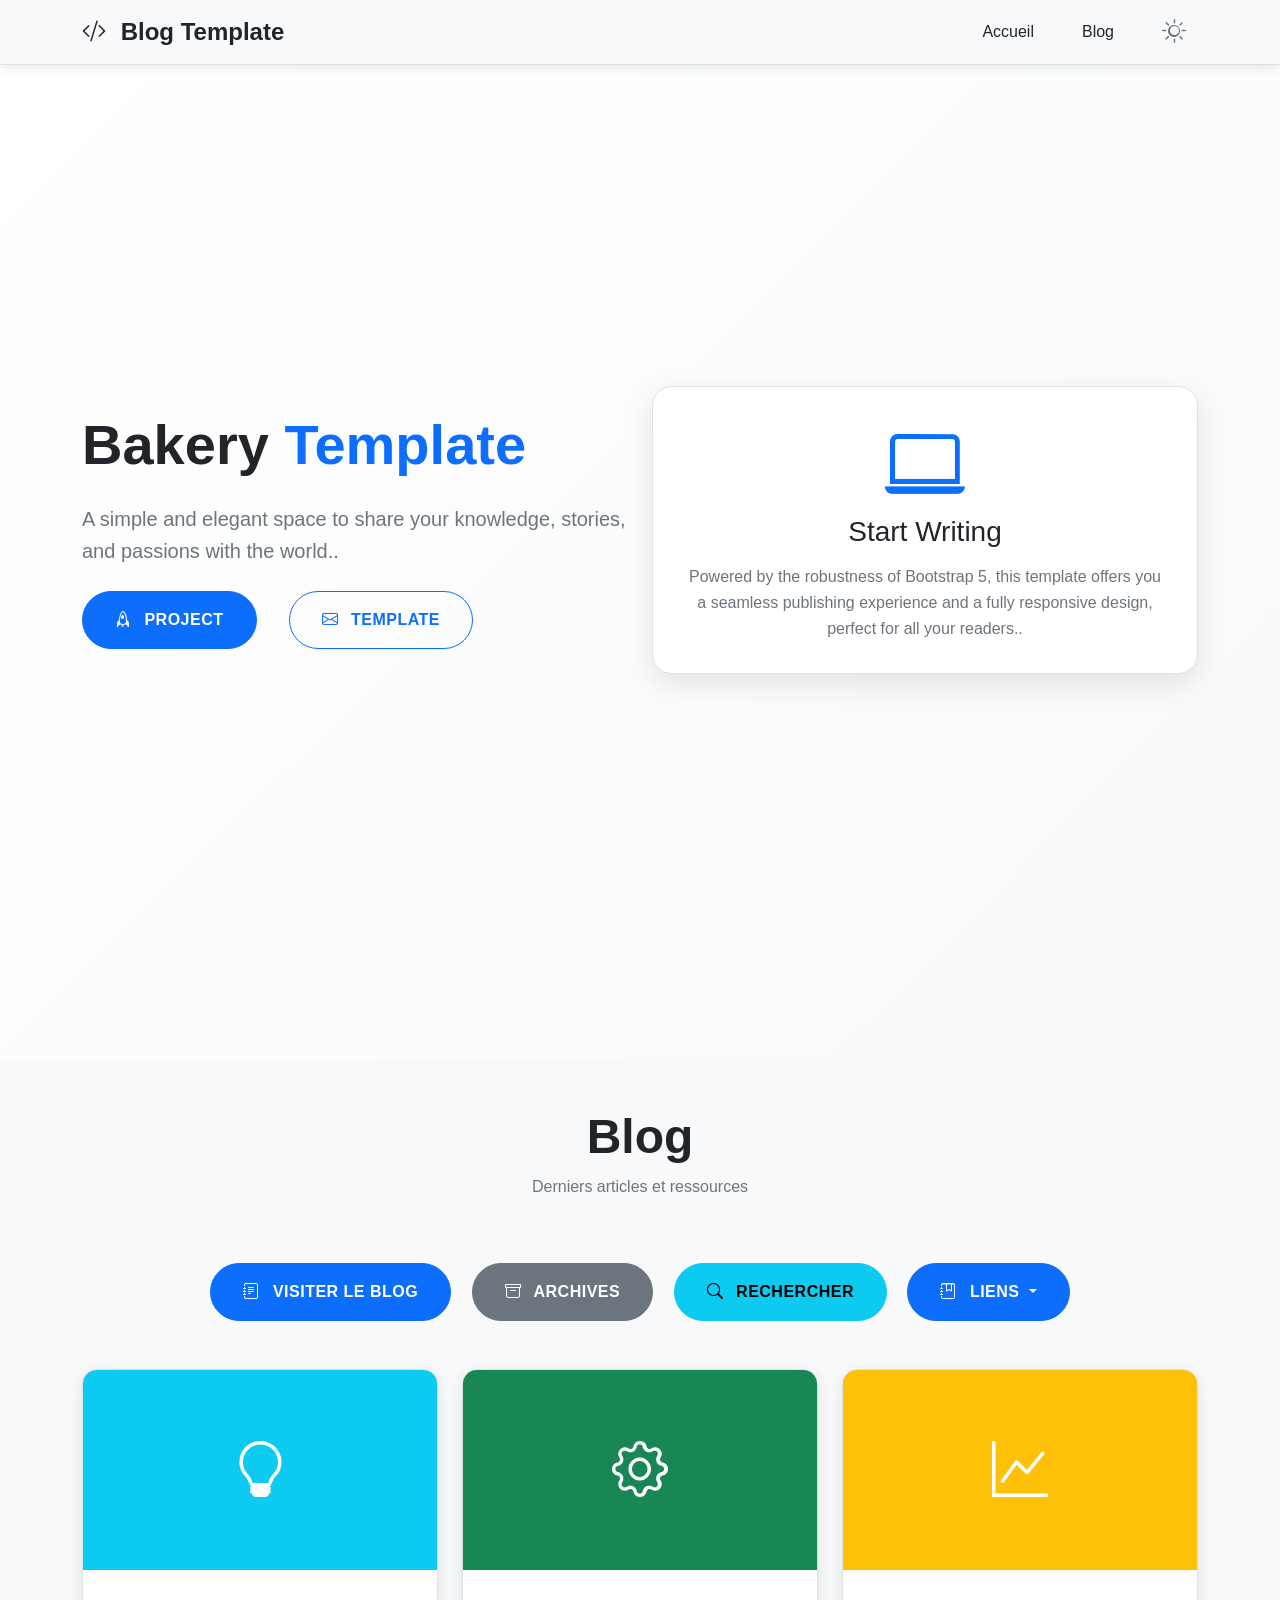
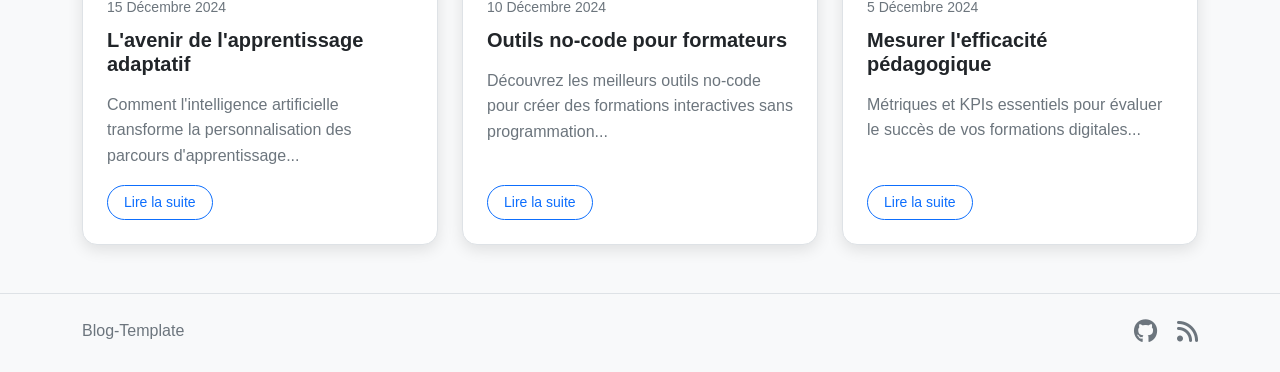
<file: maquette/index.html>
<!DOCTYPE html>
<html lang="fr" data-bs-theme="light">
<head>
    <meta charset="UTF-8">
    <meta name="viewport" content="width=device-width, initial-scale=1.0">
    <title>Blog - template</title>

    <!-- Anti-FOUC (Flash Of Unstyled Content) Shield -->
    <script>
        (function() {
            const savedTheme = localStorage.getItem('preferred-theme');
            if (savedTheme) {
                document.documentElement.setAttribute('data-bs-theme', savedTheme);
            } else {
                const prefersDark = window.matchMedia && window.matchMedia('(prefers-color-scheme: dark)').matches;
                document.documentElement.setAttribute('data-bs-theme', prefersDark ? 'dark' : 'light');
            }
        })();
    </script>

    <!-- Bootstrap 5.3 CSS -->
    <link href="https://cdn.jsdelivr.net/npm/bootstrap@5.3.8/dist/css/bootstrap.min.css" rel="stylesheet">

    <!-- Bootstrap Icons -->
    <link href="https://cdn.jsdelivr.net/npm/bootstrap-icons@1.13.1/font/bootstrap-icons.css" rel="stylesheet">

    <!-- Font Awesome (for Memos menu icons) -->
    <link rel="stylesheet" href="https://cdnjs.cloudflare.com/ajax/libs/font-awesome/6.5.2/css/all.min.css"
          integrity="sha512-SnH5WK+bZxgPHs44uWIX+LLJAJ9/2PkPKZ5QiAj6Ta86w+fsb2TkcmfRyVX3pBnMFcV7oQPJkl9QevSCWr3W6A=="
          crossorigin="anonymous" referrerpolicy="no-referrer"/>

    <!-- Custom CSS -->
    <link href="css/styles.css" rel="stylesheet">

    <!-- Meta tags pour SEO -->
    <meta name="description"
          content="Développeur formateur spécialisé en ingénierie pédagogique. Conception et développement de solutions e-learning innovantes.">
    <meta name="keywords" content="développement, formation, e-learning, ingénierie pédagogique, JavaScript, Bootstrap">
    <meta name="author" content="Cheroliv">

    <!-- Favicon -->
    <link rel="shortcut icon" href="/img/cheroliv_logo_icon.png"/>
</head>
<body>
<!-- Navigation -->
<nav class="navbar fixed-top bg-light-theme">
    <div class="container">
        <a class="navbar-brand fw-bold" href="#home">
            <i class="bi bi-code-slash me-2"></i>
            Blog Template
        </a>
        <button class="navbar-toggler" type="button" data-bs-toggle="collapse" data-bs-target="#navbarNav"
                aria-controls="navbarNav" aria-expanded="false" aria-label="Toggle navigation">
            <span class="navbar-toggler-icon"></span>
        </button>
        <div class="collapse navbar-collapse" id="navbarNav">
            <ul class="navbar-nav ms-auto align-items-start">
                <li class="nav-item"><a class="nav-link" href="#home">Accueil</a></li>
                <li class="nav-item"><a class="nav-link" href="#blog">Blog</a></li>
            </ul>
            <div class="nav-item dropdown theme-switcher-container ms-lg-3">
                <button class="btn btn-outline-secondary dropdown-toggle theme-dropdown-btn" type="button"
                        id="themeDropdown" data-bs-toggle="dropdown" aria-expanded="false"
                        aria-label="Sélectionner le thème de l'interface">
                    <i class="bi bi-sun"></i>
                    <span id="current-theme" class="visually-hidden">Light</span>
                </button>
                <ul class="dropdown-menu" aria-labelledby="themeDropdown">
                    <li><a class="dropdown-item theme-option" href="#" data-theme="light"><i class="bi bi-sun me-2"></i>Light</a>
                    </li>
                    <li><a class="dropdown-item theme-option" href="#" data-theme="dark"><i class="bi bi-moon me-2"></i>Dark</a>
                    </li>
                    <li><a class="dropdown-item theme-option" href="#" data-theme="high-contrast"><i
                            class="bi bi-circle-half me-2"></i>High Contrast</a></li>
                </ul>
            </div>
        </div>
    </div>
</nav>
<!--<div class="main-content-wrapper">-->
    <!-- Hero Section -->
    <section id="home" class="hero-section">
        <div id="main-content"></div>
        <div class="container">
            <div class="row align-items-center min-vh-100">
                <div class="col-lg-6">
                    <div class="hero-content">
                        <h1 class="display-4 fw-bold mb-4">
                            Bakery
                            <span class="text-primary">Template</span>
                        </h1>
                        <p class="lead mb-4">
                            A simple and elegant space to share your knowledge, stories, and passions with the world..
                        </p>
                        <div class="hero-buttons d-grid d-lg-inline-flex gap-3">
                            <a target="_blank"
                               rel="noopener noreferrer"
                               href="https://github.com/cheroliv/bakery-gradle-plugin"
                               class="btn btn-primary me-3">
                                <i class="bi bi-rocket me-2"></i>
                                Project
                            </a>
                            <a href="https://github.com/cheroliv/bakery-gradle-plugin/tree/main/site"
                               class="btn btn-outline-primary">
                                <i class="bi bi-envelope me-2"></i>
                                Template
                            </a>
                        </div>
                    </div>
                </div>
                <div class="col-lg-6">
                    <div class="hero-image">
                        <div class="hero-card">
                            <div class="card-body text-center">
                                <i class="bi bi-laptop display-1 text-primary mb-3"></i>
                                <h3>Start Writing</h3>
                                <p>Powered by the robustness of Bootstrap 5, this template offers you a seamless
                                    publishing experience and a fully responsive design, perfect for all your
                                    readers..</p>
                            </div>
                        </div>
                    </div>
                </div>
            </div>
        </div>
    </section>

    <!-- Blog Section -->
    <section id="blog" class="py-5 bg-light-theme">
        <div class="container">
            <div class="row">
                <div class="col-lg-12 text-center mb-5">
                    <h2 class="display-5 fw-bold">Blog</h2>
                    <p class="text-muted">Derniers articles et ressources</p>
                </div>
            </div>
            <div class="row">
                <div class="col-12 text-center mb-5">
                    <div class="hero-buttons">
                        <a href="blog.html" class="btn btn-primary me-3">
                            <i class="bi bi-journal-text me-2"></i>
                            Visiter le Blog
                        </a>
                        <a href="archive.html" class="btn btn-secondary me-3">
                            <i class="bi bi-archive me-2"></i>
                            Archives
                        </a>
                        <button type="button" class="btn btn-info" data-bs-toggle="modal" data-bs-target="#searchModal">
                            <i class="bi bi-search me-2"></i>
                            Rechercher
                        </button>
                        <div class="btn-group ms-3">
                            <button type="button" class="btn btn-primary dropdown-toggle" data-bs-toggle="dropdown"
                                    aria-expanded="false">
                                <i class="bi bi-journal-bookmark me-2"></i>
                                LIENS
                            </button>
                            <ul class="dropdown-menu">
                                <li><a class="dropdown-item" href="#"><i class="fa-solid fa-code me-2"></i>Guides de
                                    Développement</a></li>
                                <li><a class="dropdown-item" href="#"><i class="fa-solid fa-book me-2"></i>Tutoriels</a>
                                </li>
                                <li><a class="dropdown-item" href="#"><i class="fa-solid fa-lightbulb me-2"></i>Astuces
                                    & Conseils</a></li>
                                <li>
                                    <hr class="dropdown-divider">
                                </li>
                                <li><a class="dropdown-item" href="#"><i class="fa-solid fa-bookmark me-2"></i>Ressources
                                    Utiles</a></li>
                                <li><a class="dropdown-item" href="#"><i class="fa-solid fa-link me-2"></i>Liens
                                    Externes</a></li>
                            </ul>
                        </div>
                    </div>
                </div>
            </div>
            <div class="row g-4">
                <div class="col-lg-4 col-md-6">
                    <div class="blog-card h-100 d-flex flex-column">
                        <div class="blog-image">
                            <div class="placeholder-image bg-info d-flex align-items-center justify-content-center">
                                <i class="bi bi-lightbulb display-4 text-white"></i>
                            </div>
                        </div>
                        <div class="card-body d-flex flex-column">
                            <div>
                                <small class="text-muted">15 Décembre 2024</small>
                                <h5 class="mt-2">L'avenir de l'apprentissage adaptatif</h5>
                                <p class="text-muted">Comment l'intelligence artificielle transforme la personnalisation
                                    des parcours d'apprentissage...</p>
                            </div>
                            <div class="mt-auto">
                                <a href="#" class="btn btn-outline-primary btn-sm">Lire la suite</a>
                            </div>
                        </div>
                    </div>
                </div>
                <div class="col-lg-4 col-md-6">
                    <div class="blog-card h-100 d-flex flex-column">
                        <div class="blog-image">
                            <div class="placeholder-image bg-success d-flex align-items-center justify-content-center">
                                <i class="bi bi-gear display-4 text-white"></i>
                            </div>
                        </div>
                        <div class="card-body d-flex flex-column">
                            <div>
                                <small class="text-muted">10 Décembre 2024</small>
                                <h5 class="mt-2">Outils no-code pour formateurs</h5>
                                <p class="text-muted">Découvrez les meilleurs outils no-code pour créer des formations
                                    interactives sans programmation...</p>
                            </div>
                            <div class="mt-auto">
                                <a href="#" class="btn btn-outline-primary btn-sm">Lire la suite</a>
                            </div>
                        </div>
                    </div>
                </div>
                <div class="col-lg-4 col-md-6">
                    <div class="blog-card h-100 d-flex flex-column">
                        <div class="blog-image">
                            <div class="placeholder-image bg-warning d-flex align-items-center justify-content-center">
                                <i class="bi bi-graph-up display-4 text-white"></i>
                            </div>
                        </div>
                        <div class="card-body d-flex flex-column">
                            <div>
                                <small class="text-muted">5 Décembre 2024</small>
                                <h5 class="mt-2">Mesurer l'efficacité pédagogique</h5>
                                <p class="text-muted">Métriques et KPIs essentiels pour évaluer le succès de vos
                                    formations digitales...</p>
                            </div>
                            <div class="mt-auto">
                                <a href="#" class="btn btn-outline-primary btn-sm">Lire la suite</a>
                            </div>
                        </div>
                    </div>
                </div>
            </div>
        </div>
        <!-- Search Modal -->
        <div class="modal fade themed-modal" id="searchModal" tabindex="-1" aria-labelledby="searchModalLabel"
             aria-hidden="true">
            <div class="modal-dialog">
                <div class="modal-content">
                    <div class="modal-header">
                        <h5 class="modal-title" id="searchModalLabel">Rechercher un Article</h5>
                        <button type="button" class="btn-close" data-bs-dismiss="modal" aria-label="Close"></button>
                    </div>
                    <div class="modal-body">
                        <form>
                            <div class="mb-3">
                                <input type="search" class="form-control" placeholder="Mots-clés...">
                            </div>
                            <button type="submit" class="btn btn-primary">Rechercher</button>
                        </form>
                    </div>
                </div>
            </div>
        </div>
    </section>

    <!-- Scroll to Top Button -->
    <button id="scrollToTopBtn"
            class="btn btn-primary shadow-sm"
            aria-label="Retour en haut de page">
        <i class="bi bi-arrow-up"></i>
    </button>
<!--</div>-->
<!-- Footer -->
<footer class="bg-light-theme py-4">
    <div class="container">
        <div class="row">
            <div class="col-md-6">
                <p>Blog-Template</p>
            </div>
            <div class="col-md-6 text-md-end">
                <a href="https://github.com/username" target="_blank" class="me-3" aria-label="Profil GitHub"
                   data-bs-toggle="tooltip" data-bs-placement="top" title="github/username"><i
                        class="fa-brands fa-github fa-lg"></i></a>
                <a href="feed.xml" class="" aria-label="Flux RSS" data-bs-toggle="tooltip" data-bs-placement="top"
                   title="flux RSS"><i class="fa-solid fa-rss fa-lg"></i></a>
            </div>
        </div>
    </div>
</footer>

<!-- Bootstrap 5.3 JS -->
<script src="https://cdn.jsdelivr.net/npm/bootstrap@5.3.8/dist/js/bootstrap.bundle.min.js"></script>

<!-- Custom JS -->
<script src="js/script.js"></script>
</body>
</html>
</file>
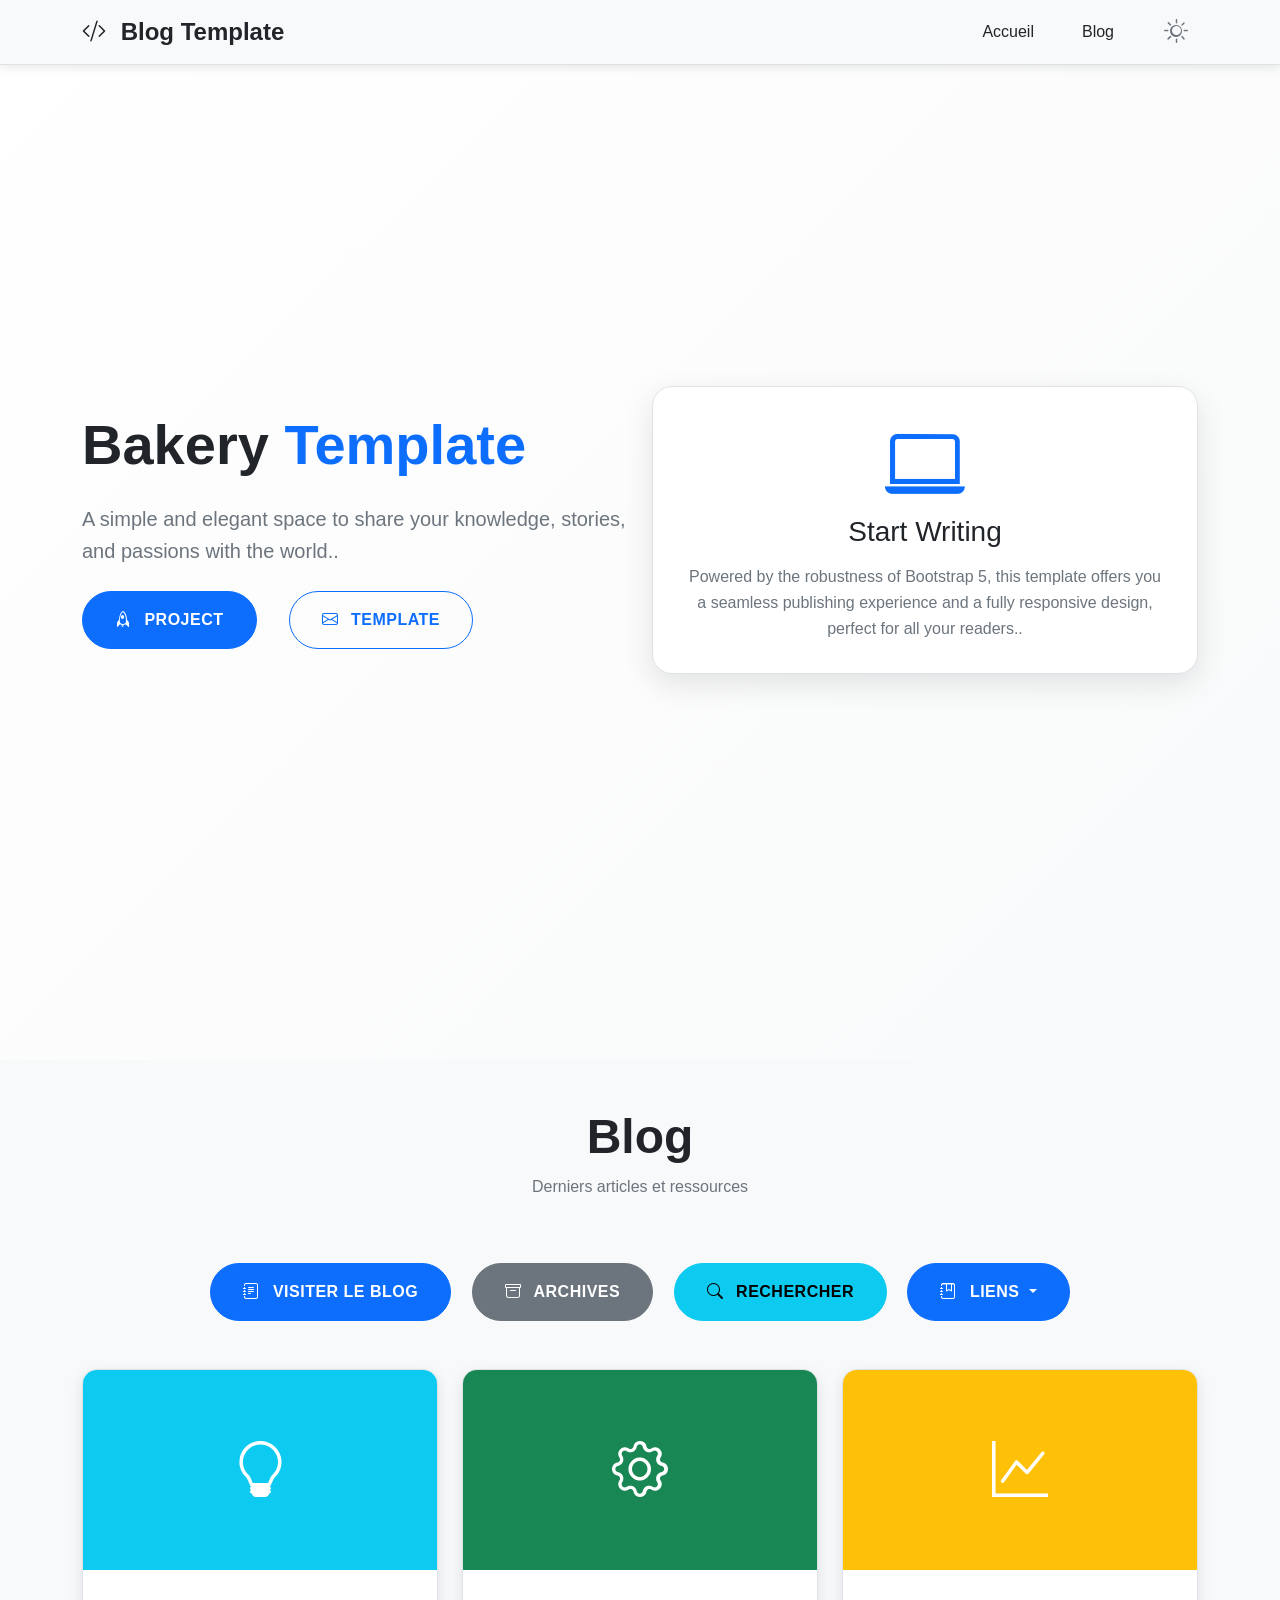
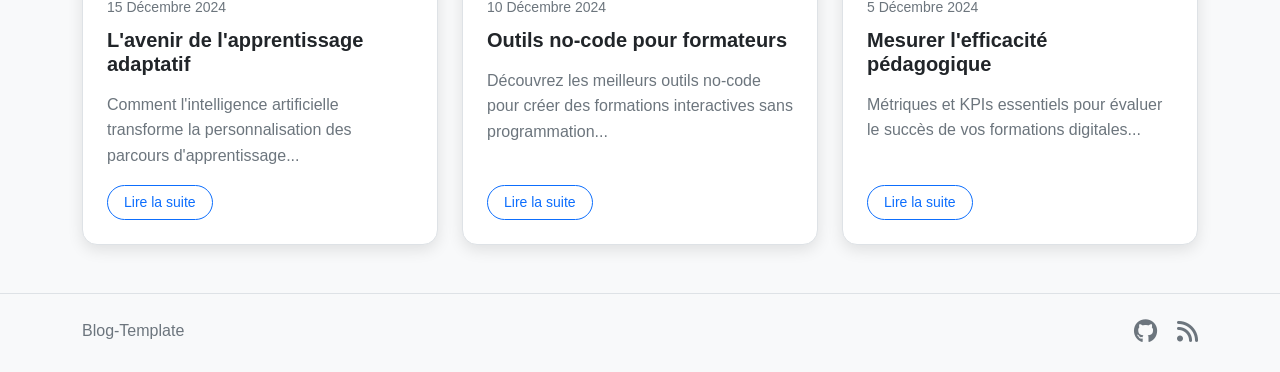
<file: bakery-plugin/src/main/resources/maquette/index.html>
<!DOCTYPE html>
<html lang="fr" data-bs-theme="light">
<head>
    <meta charset="UTF-8">
    <meta name="viewport" content="width=device-width, initial-scale=1.0">
    <title>Blog - template</title>

    <!-- Anti-FOUC (Flash Of Unstyled Content) Shield -->
    <script>
        (function() {
            const savedTheme = localStorage.getItem('preferred-theme');
            if (savedTheme) {
                document.documentElement.setAttribute('data-bs-theme', savedTheme);
            } else {
                const prefersDark = window.matchMedia && window.matchMedia('(prefers-color-scheme: dark)').matches;
                document.documentElement.setAttribute('data-bs-theme', prefersDark ? 'dark' : 'light');
            }
        })();
    </script>

    <!-- Bootstrap 5.3 CSS -->
    <link href="https://cdn.jsdelivr.net/npm/bootstrap@5.3.8/dist/css/bootstrap.min.css" rel="stylesheet">

    <!-- Bootstrap Icons -->
    <link href="https://cdn.jsdelivr.net/npm/bootstrap-icons@1.13.1/font/bootstrap-icons.css" rel="stylesheet">

    <!-- Font Awesome (for Memos menu icons) -->
    <link rel="stylesheet" href="https://cdnjs.cloudflare.com/ajax/libs/font-awesome/6.5.2/css/all.min.css" integrity="sha512-SnH5WK+bZxgPHs44uWIX+LLJAJ9/2PkPKZ5QiAj6Ta86w+fsb2TkcmfRyVX3pBnMFcV7oQPJkl9QevSCWr3W6A==" crossorigin="anonymous" referrerpolicy="no-referrer" />

    <!-- Custom CSS -->
    <link href="css/styles.css" rel="stylesheet">

    <!-- Meta tags pour SEO -->
    <meta name="description" content="Développeur formateur spécialisé en ingénierie pédagogique. Conception et développement de solutions e-learning innovantes.">
    <meta name="keywords" content="développement, formation, e-learning, ingénierie pédagogique, JavaScript, Bootstrap">
    <meta name="author" content="Cheroliv">

    <!-- Favicon -->
    <link rel="shortcut icon" href="/img/cheroliv_logo_icon.png"/>
</head>
<body>
    <!-- Navigation -->
    <nav class="navbar fixed-top bg-light-theme">
        <div class="container">
            <a class="navbar-brand fw-bold" href="#home">
                <i class="bi bi-code-slash me-2"></i>
                Blog Template
            </a>
            <button class="navbar-toggler" type="button" data-bs-toggle="collapse" data-bs-target="#navbarNav" aria-controls="navbarNav" aria-expanded="false" aria-label="Toggle navigation">
                <span class="navbar-toggler-icon"></span>
            </button>
            <div class="collapse navbar-collapse" id="navbarNav">
                <ul class="navbar-nav ms-auto align-items-start">
                    <li class="nav-item"><a class="nav-link" href="#home">Accueil</a></li>
                    <li class="nav-item"><a class="nav-link" href="#blog">Blog</a></li>
                </ul>
                <div class="nav-item dropdown theme-switcher-container ms-lg-3">
                    <button class="btn btn-outline-secondary dropdown-toggle theme-dropdown-btn" type="button" id="themeDropdown" data-bs-toggle="dropdown" aria-expanded="false" aria-label="Sélectionner le thème de l'interface">
                        <i class="bi bi-sun"></i>
                        <span id="current-theme" class="visually-hidden">Light</span>
                    </button>
                    <ul class="dropdown-menu" aria-labelledby="themeDropdown">
                        <li><a class="dropdown-item theme-option" href="#" data-theme="light"><i class="bi bi-sun me-2"></i>Light</a></li>
                        <li><a class="dropdown-item theme-option" href="#" data-theme="dark"><i class="bi bi-moon me-2"></i>Dark</a></li>
                        <li><a class="dropdown-item theme-option" href="#" data-theme="high-contrast"><i class="bi bi-circle-half me-2"></i>High Contrast</a></li>
                    </ul>
                </div>
            </div>
        </div>
    </nav>

    <!-- Hero Section -->
    <section id="home" class="hero-section">
        <div id="main-content"></div>
        <div class="container">
            <div class="row align-items-center min-vh-100">
                <div class="col-lg-6">
                    <div class="hero-content">
                        <h1 class="display-4 fw-bold mb-4">
                            Bakery
                            <span class="text-primary">Template</span>
                        </h1>
                        <p class="lead mb-4">
                            A simple and elegant space to share your knowledge, stories, and passions with the world..
                        </p>
                        <div class="hero-buttons d-grid d-lg-inline-flex gap-3">
                            <a target="_blank"
                               rel="noopener noreferrer"
                               href="https://github.com/cheroliv/bakery-gradle-plugin"
                               class="btn btn-primary me-3">
                                <i class="bi bi-rocket me-2"></i>
                                Project
                            </a>
                            <a href="https://github.com/cheroliv/bakery-gradle-plugin/tree/main/site"
                               class="btn btn-outline-primary">
                                <i class="bi bi-envelope me-2"></i>
                                Template
                            </a>
                        </div>
                    </div>
                </div>
                <div class="col-lg-6">
                    <div class="hero-image">
                        <div class="hero-card">
                            <div class="card-body text-center">
                                <i class="bi bi-laptop display-1 text-primary mb-3"></i>
                                <h3>Start Writing</h3>
                                <p>Powered by the robustness of Bootstrap 5, this template offers you a seamless publishing experience and a fully responsive design, perfect for all your readers..</p>
                            </div>
                        </div>
                    </div>
                </div>
            </div>
        </div>
    </section>

    <!-- Blog Section -->
    <section id="blog" class="py-5 bg-light-theme">
        <div class="container">
            <div class="row">
                <div class="col-lg-12 text-center mb-5">
                    <h2 class="display-5 fw-bold">Blog</h2>
                    <p class="text-muted">Derniers articles et ressources</p>
                </div>
            </div>
            <div class="row">
                <div class="col-12 text-center mb-5">
                    <div class="hero-buttons">
                        <a href="blog.html" class="btn btn-primary me-3">
                            <i class="bi bi-journal-text me-2"></i>
                            Visiter le Blog
                        </a>
                        <a href="archive.html" class="btn btn-secondary me-3">
                            <i class="bi bi-archive me-2"></i>
                            Archives
                        </a>
                        <button type="button" class="btn btn-info" data-bs-toggle="modal" data-bs-target="#searchModal">
                            <i class="bi bi-search me-2"></i>
                            Rechercher
                        </button>
                        <div class="btn-group ms-3">
                            <button type="button" class="btn btn-primary dropdown-toggle" data-bs-toggle="dropdown" aria-expanded="false">
                                <i class="bi bi-journal-bookmark me-2"></i>
                                LIENS
                            </button>
                            <ul class="dropdown-menu">
                                <li><a class="dropdown-item" href="#"><i class="fa-solid fa-code me-2"></i>Guides de Développement</a></li>
                                <li><a class="dropdown-item" href="#"><i class="fa-solid fa-book me-2"></i>Tutoriels</a></li>
                                <li><a class="dropdown-item" href="#"><i class="fa-solid fa-lightbulb me-2"></i>Astuces & Conseils</a></li>
                                <li><hr class="dropdown-divider"></li>
                                <li><a class="dropdown-item" href="#"><i class="fa-solid fa-bookmark me-2"></i>Ressources Utiles</a></li>
                                <li><a class="dropdown-item" href="#"><i class="fa-solid fa-link me-2"></i>Liens Externes</a></li>
                            </ul>
                        </div>
                    </div>
                </div>
            </div>
            <div class="row g-4">
                <div class="col-lg-4 col-md-6">
                    <div class="blog-card h-100 d-flex flex-column">
                        <div class="blog-image">
                            <div class="placeholder-image bg-info d-flex align-items-center justify-content-center">
                                <i class="bi bi-lightbulb display-4 text-white"></i>
                            </div>
                        </div>
                        <div class="card-body d-flex flex-column">
                            <div>
                                <small class="text-muted">15 Décembre 2024</small>
                                <h5 class="mt-2">L'avenir de l'apprentissage adaptatif</h5>
                                <p class="text-muted">Comment l'intelligence artificielle transforme la personnalisation des parcours d'apprentissage...</p>
                            </div>
                            <div class="mt-auto">
                                <a href="#" class="btn btn-outline-primary btn-sm">Lire la suite</a>
                            </div>
                        </div>
                    </div>
                </div>
                <div class="col-lg-4 col-md-6">
                    <div class="blog-card h-100 d-flex flex-column">
                        <div class="blog-image">
                            <div class="placeholder-image bg-success d-flex align-items-center justify-content-center">
                                <i class="bi bi-gear display-4 text-white"></i>
                            </div>
                        </div>
                        <div class="card-body d-flex flex-column">
                            <div>
                                <small class="text-muted">10 Décembre 2024</small>
                                <h5 class="mt-2">Outils no-code pour formateurs</h5>
                                <p class="text-muted">Découvrez les meilleurs outils no-code pour créer des formations interactives sans programmation...</p>
                            </div>
                            <div class="mt-auto">
                                <a href="#" class="btn btn-outline-primary btn-sm">Lire la suite</a>
                            </div>
                        </div>
                    </div>
                </div>
                <div class="col-lg-4 col-md-6">
                    <div class="blog-card h-100 d-flex flex-column">
                        <div class="blog-image">
                            <div class="placeholder-image bg-warning d-flex align-items-center justify-content-center">
                                <i class="bi bi-graph-up display-4 text-white"></i>
                            </div>
                        </div>
                        <div class="card-body d-flex flex-column">
                           <div>
                                <small class="text-muted">5 Décembre 2024</small>
                                <h5 class="mt-2">Mesurer l'efficacité pédagogique</h5>
                                <p class="text-muted">Métriques et KPIs essentiels pour évaluer le succès de vos formations digitales...</p>
                           </div>
                            <div class="mt-auto">
                                <a href="#" class="btn btn-outline-primary btn-sm">Lire la suite</a>
                            </div>
                        </div>
                    </div>
                </div>
            </div>
        </div>
      <!-- Search Modal -->
      <div class="modal fade themed-modal" id="searchModal" tabindex="-1" aria-labelledby="searchModalLabel" aria-hidden="true">
        <div class="modal-dialog">
          <div class="modal-content">
            <div class="modal-header">
              <h5 class="modal-title" id="searchModalLabel">Rechercher un Article</h5>
              <button type="button" class="btn-close" data-bs-dismiss="modal" aria-label="Close"></button>
            </div>
            <div class="modal-body">
              <form>
                <div class="mb-3">
                  <input type="search" class="form-control" placeholder="Mots-clés...">
                </div>
                <button type="submit" class="btn btn-primary">Rechercher</button>
              </form>
            </div>
          </div>
        </div>
      </div>
    </section>

    <!-- Footer -->
    <footer class="bg-light-theme py-4">
        <div class="container">
            <div class="row">
                <div class="col-md-6">
                    <p>Blog-Template</p>
                </div>
                <div class="col-md-6 text-md-end">
                    <a href="https://github.com/username" target="_blank" class="me-3" aria-label="Profil GitHub" data-bs-toggle="tooltip" data-bs-placement="top" title="github/username"><i class="fa-brands fa-github fa-lg"></i></a>
                    <a href="feed.xml" class="" aria-label="Flux RSS" data-bs-toggle="tooltip" data-bs-placement="top" title="flux RSS"><i class="fa-solid fa-rss fa-lg"></i></a>
                </div>
            </div>
        </div>
    </footer>

    <!-- Scroll to Top Button -->
    <button id="scrollToTopBtn" class="btn btn-primary" aria-label="Retour en haut">
        <i class="bi bi-arrow-up"></i>
    </button>

    <!-- Bootstrap 5.3 JS -->
    <script src="https://cdn.jsdelivr.net/npm/bootstrap@5.3.8/dist/js/bootstrap.bundle.min.js"></script>

    <!-- Custom JS -->
    <script src="js/script.js"></script>
</body>
</html>
</file>
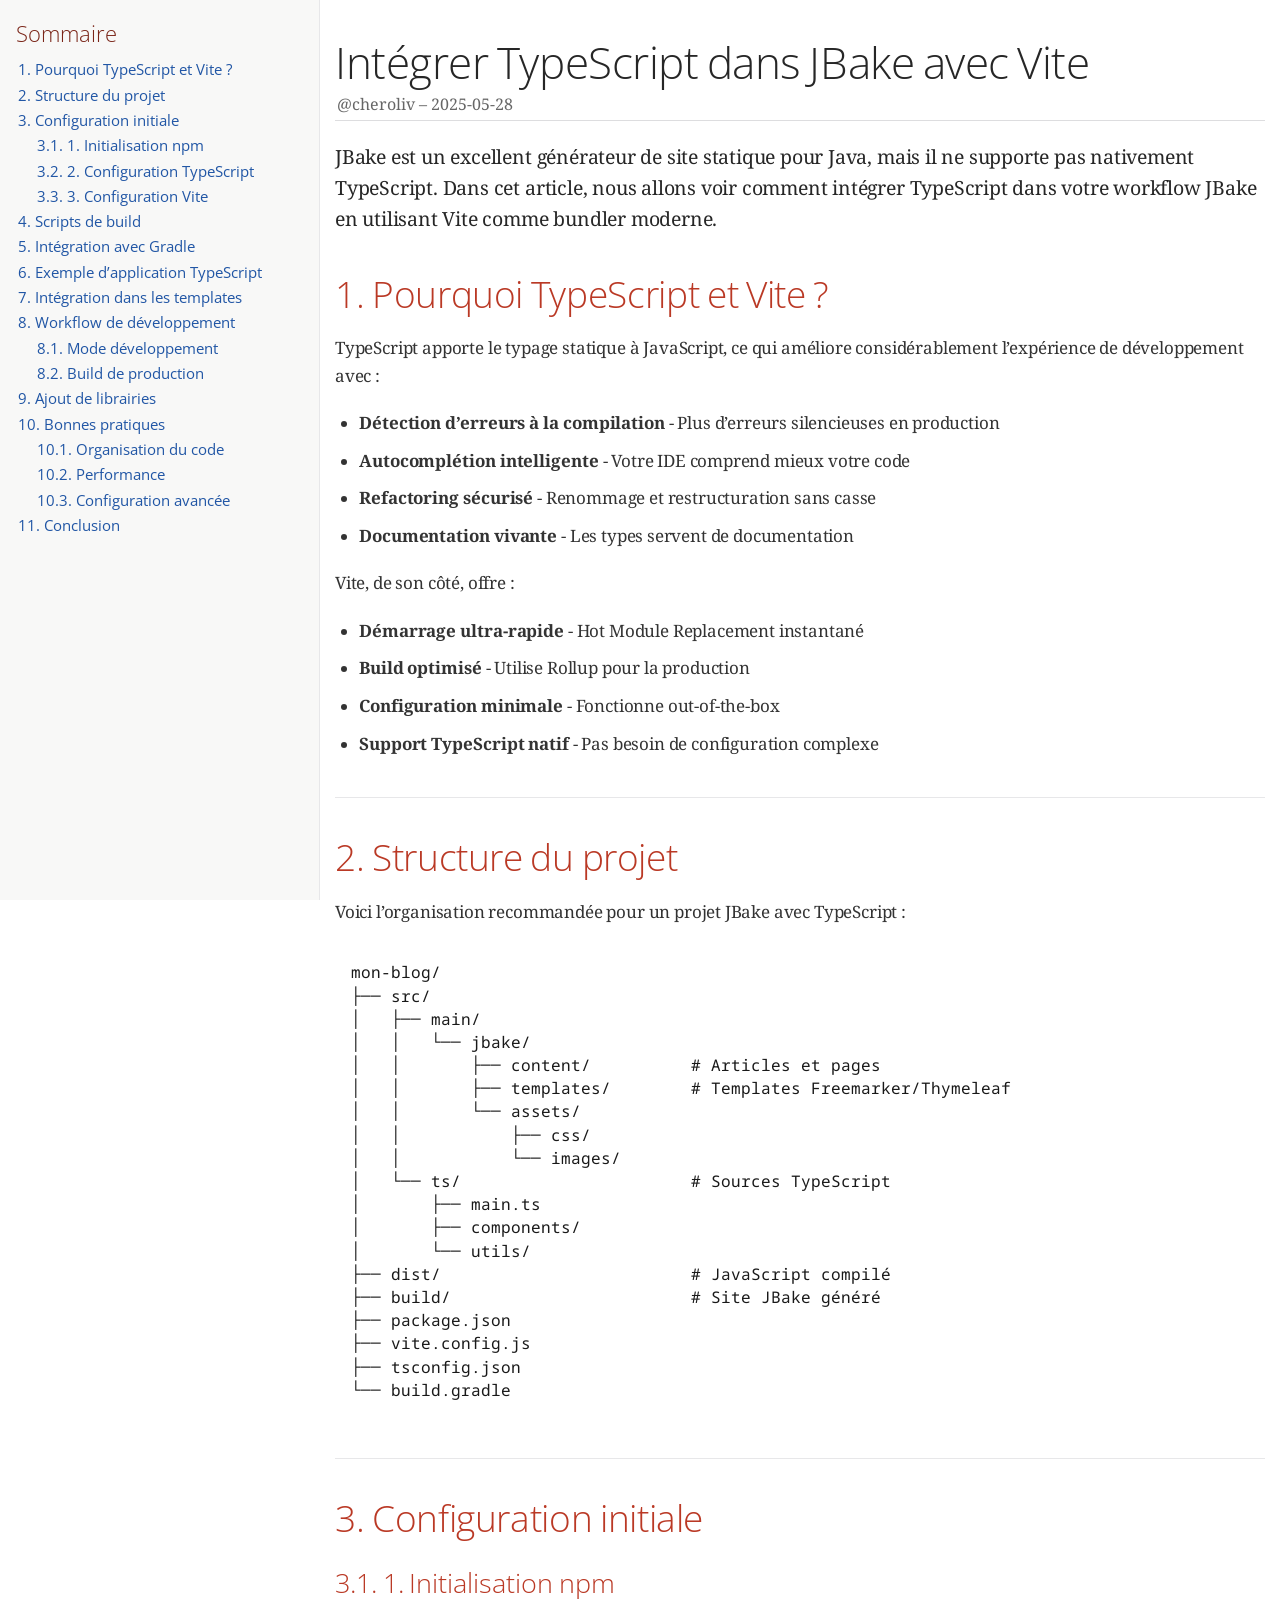
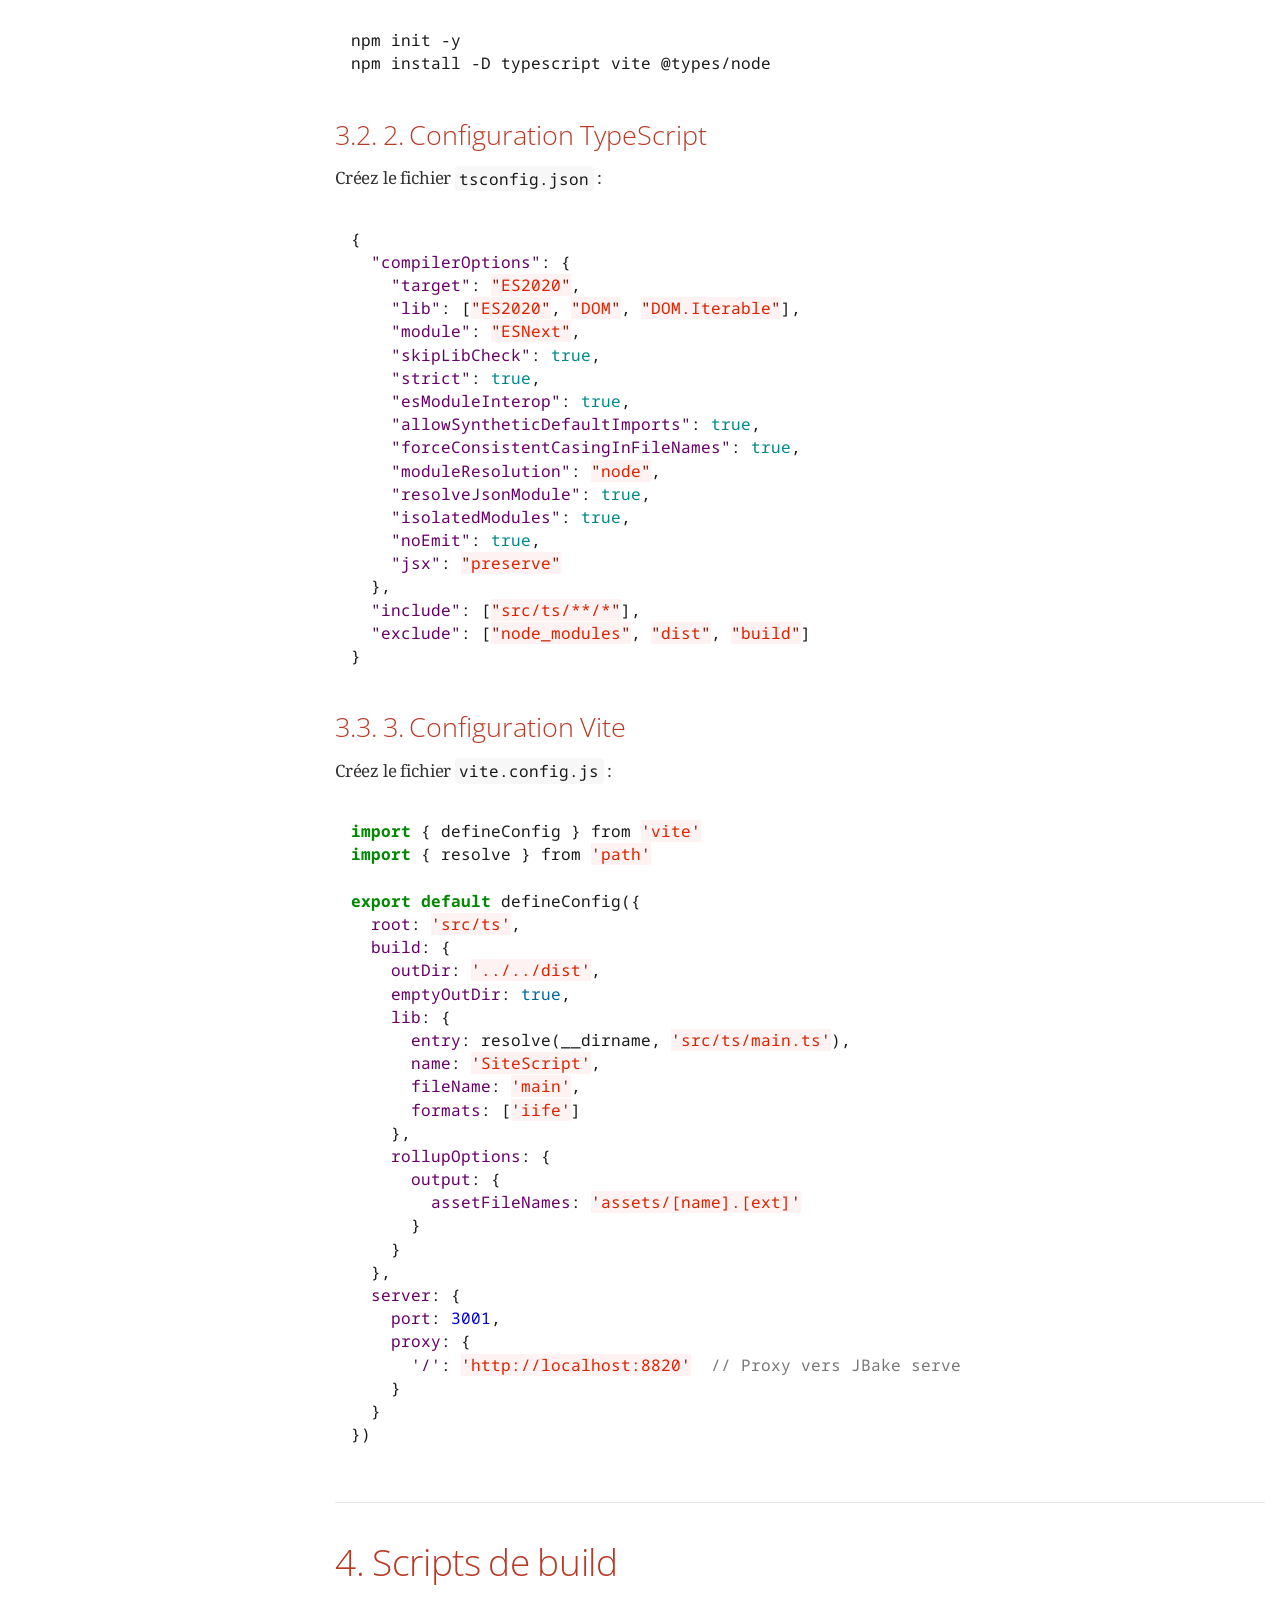
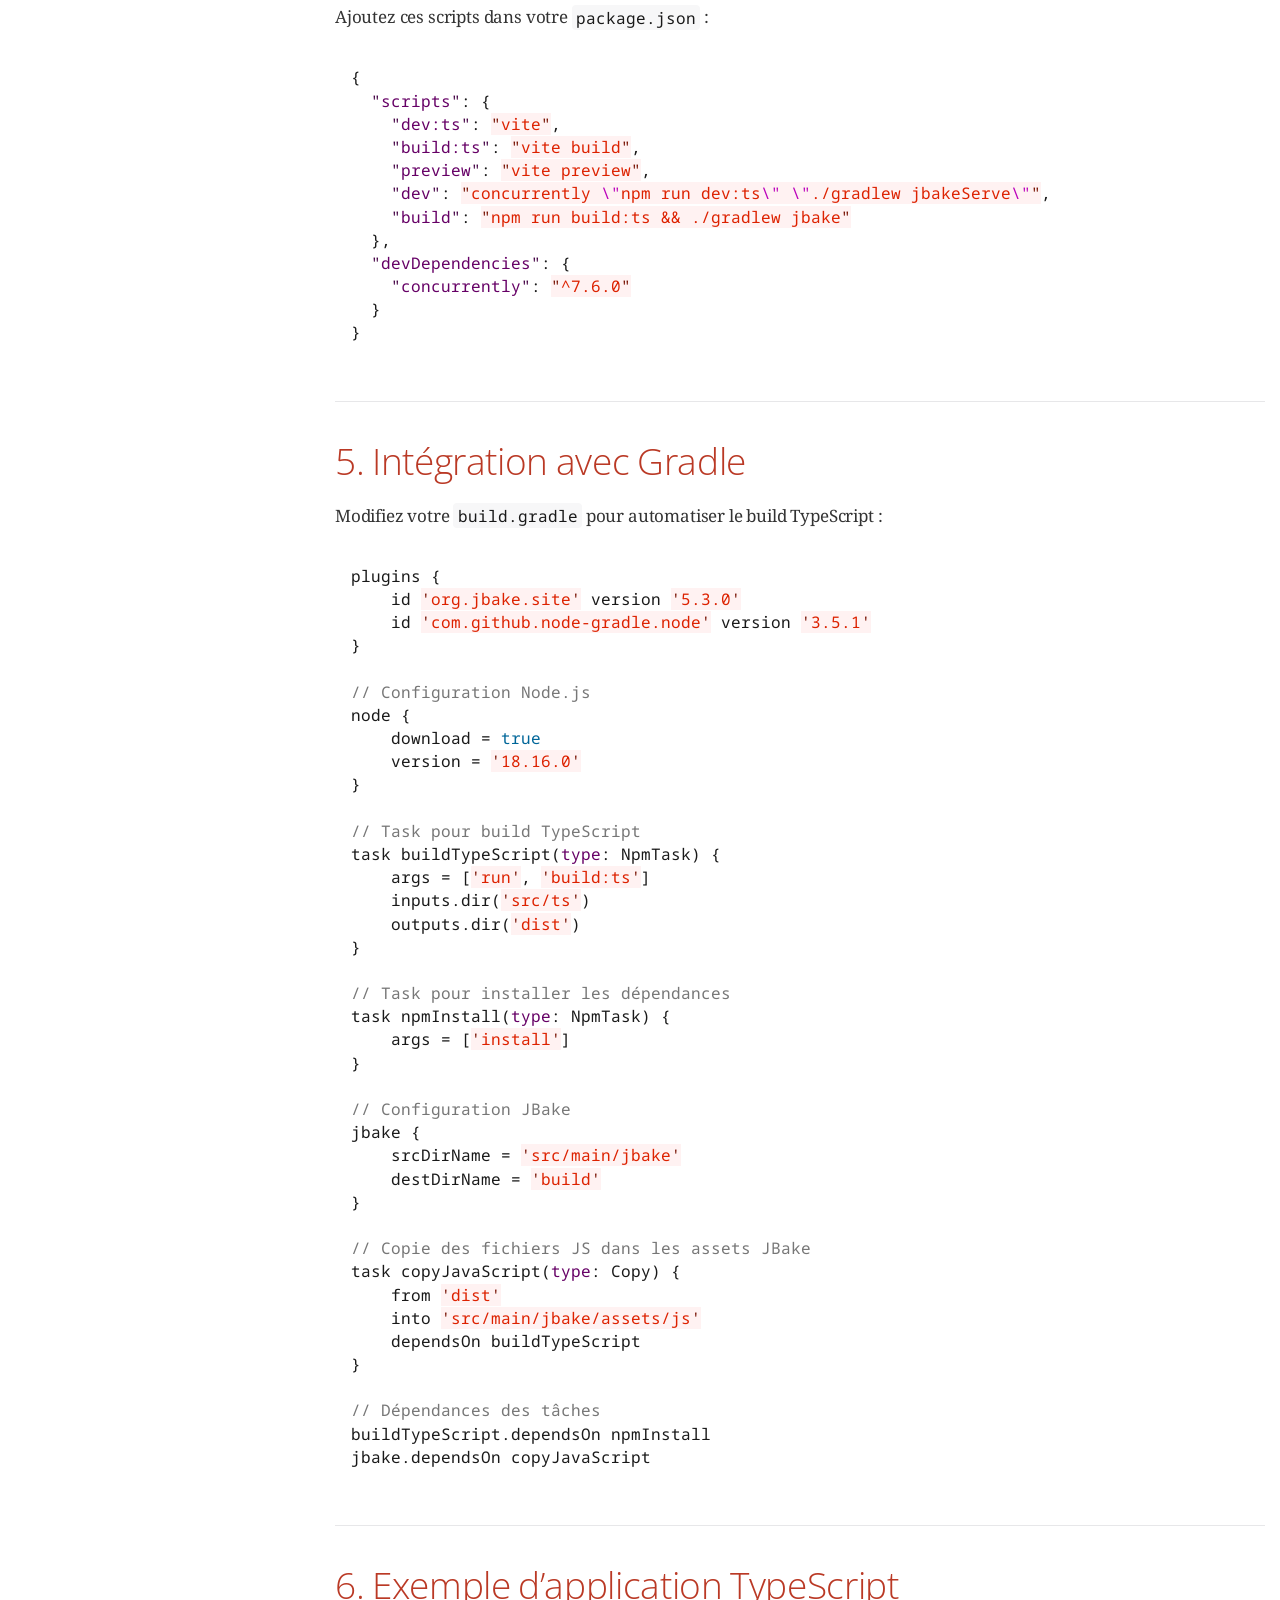
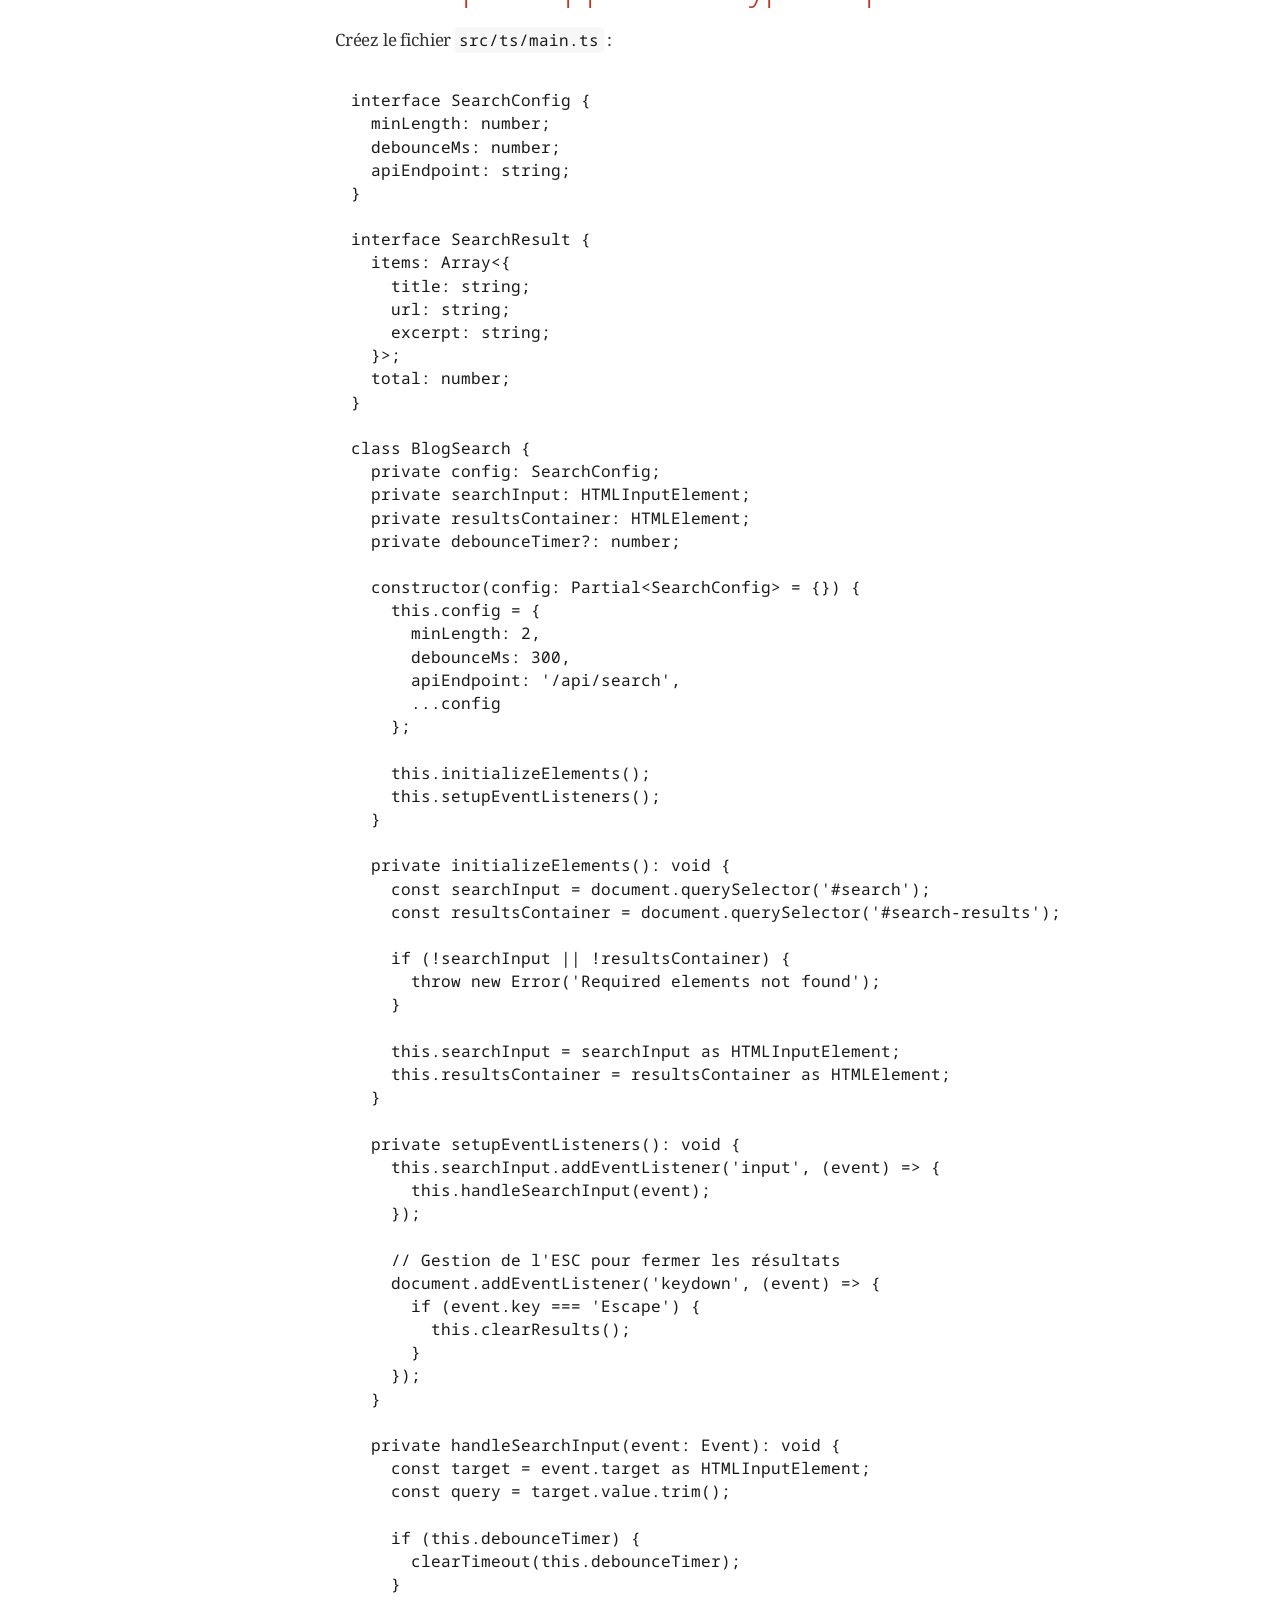
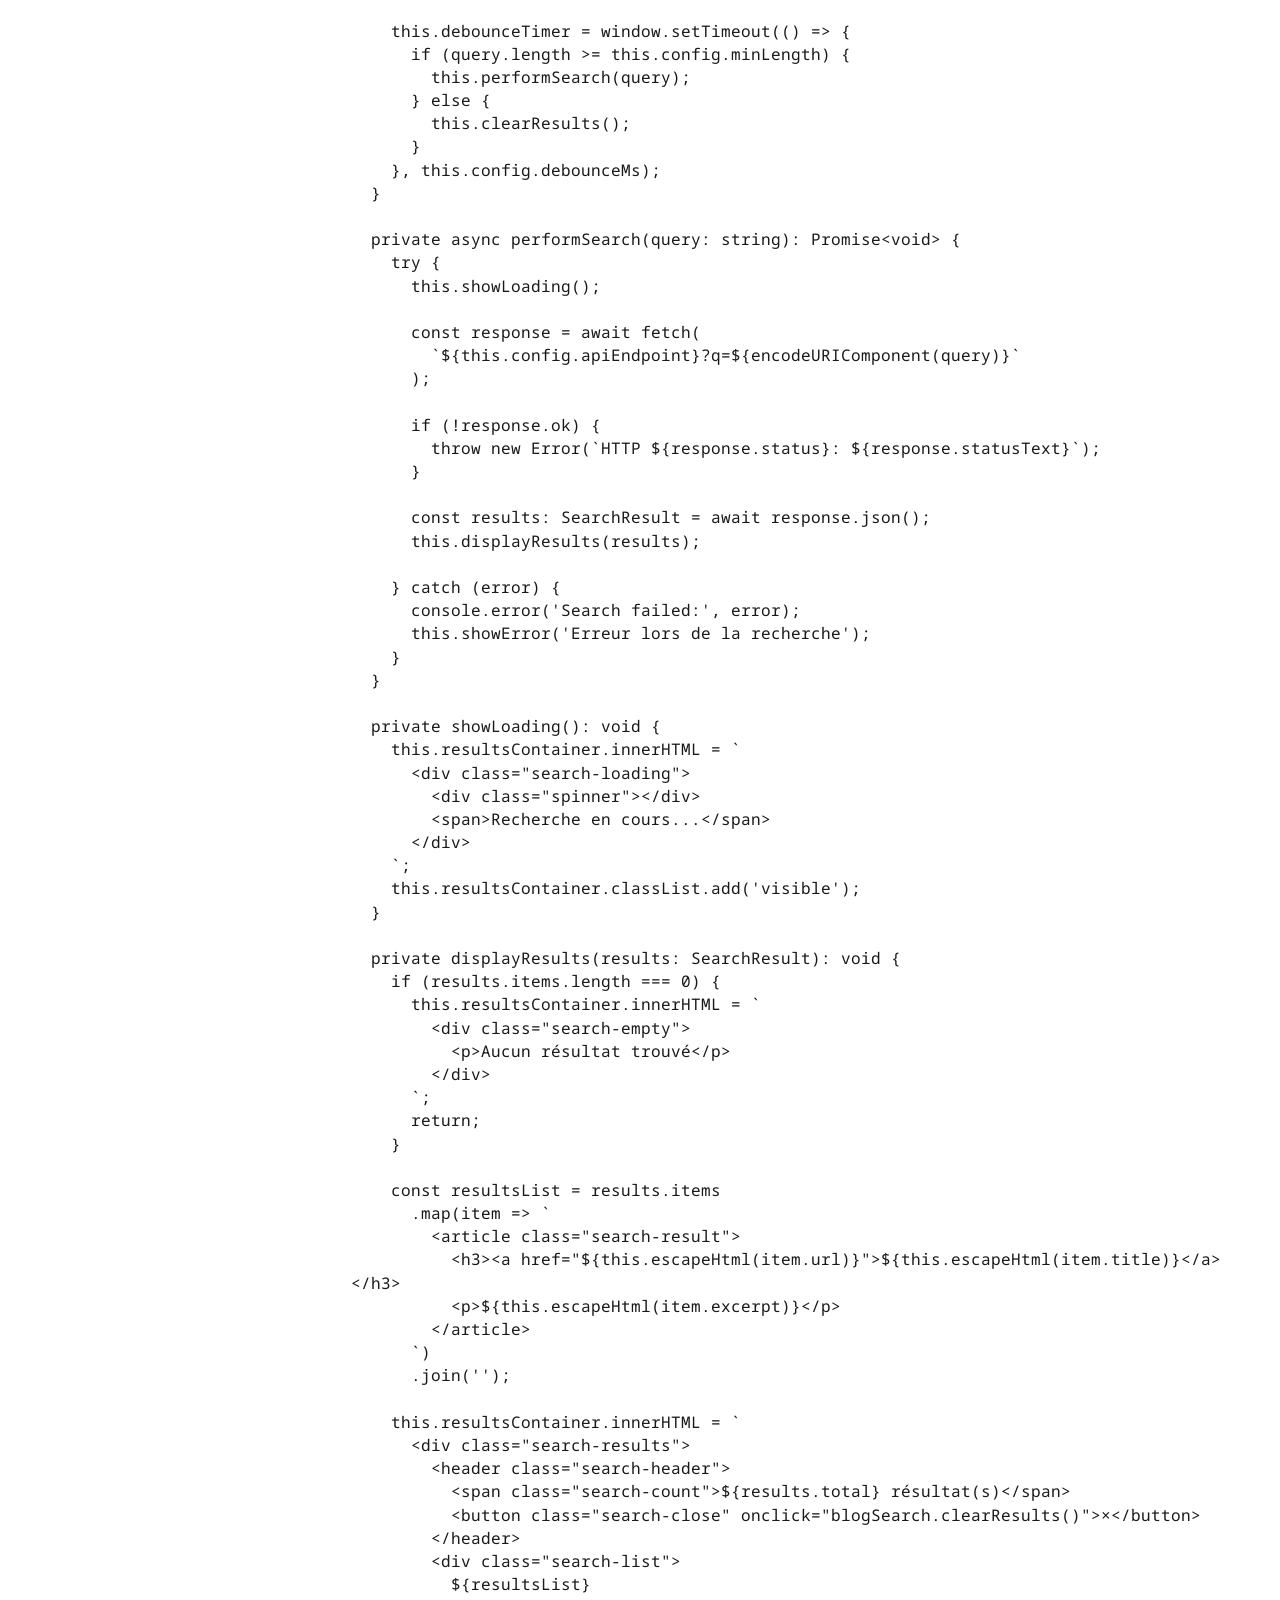
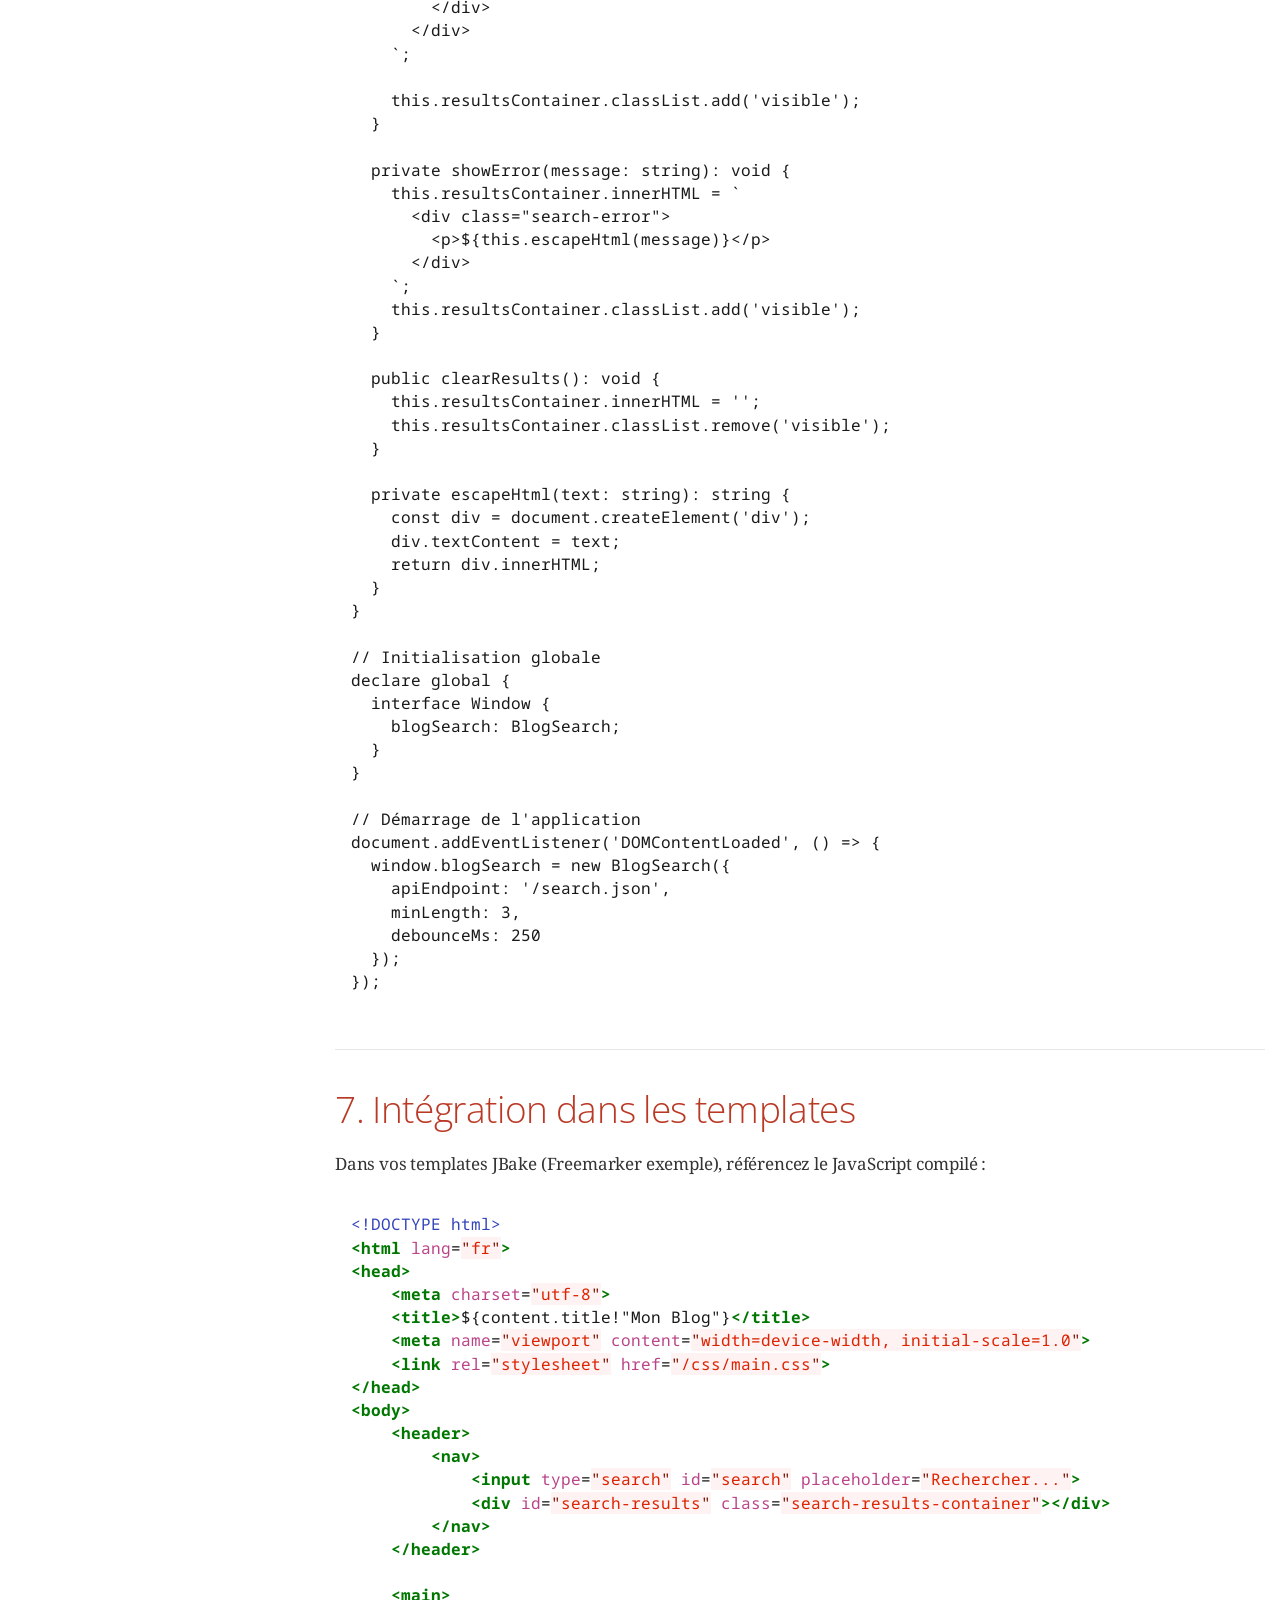
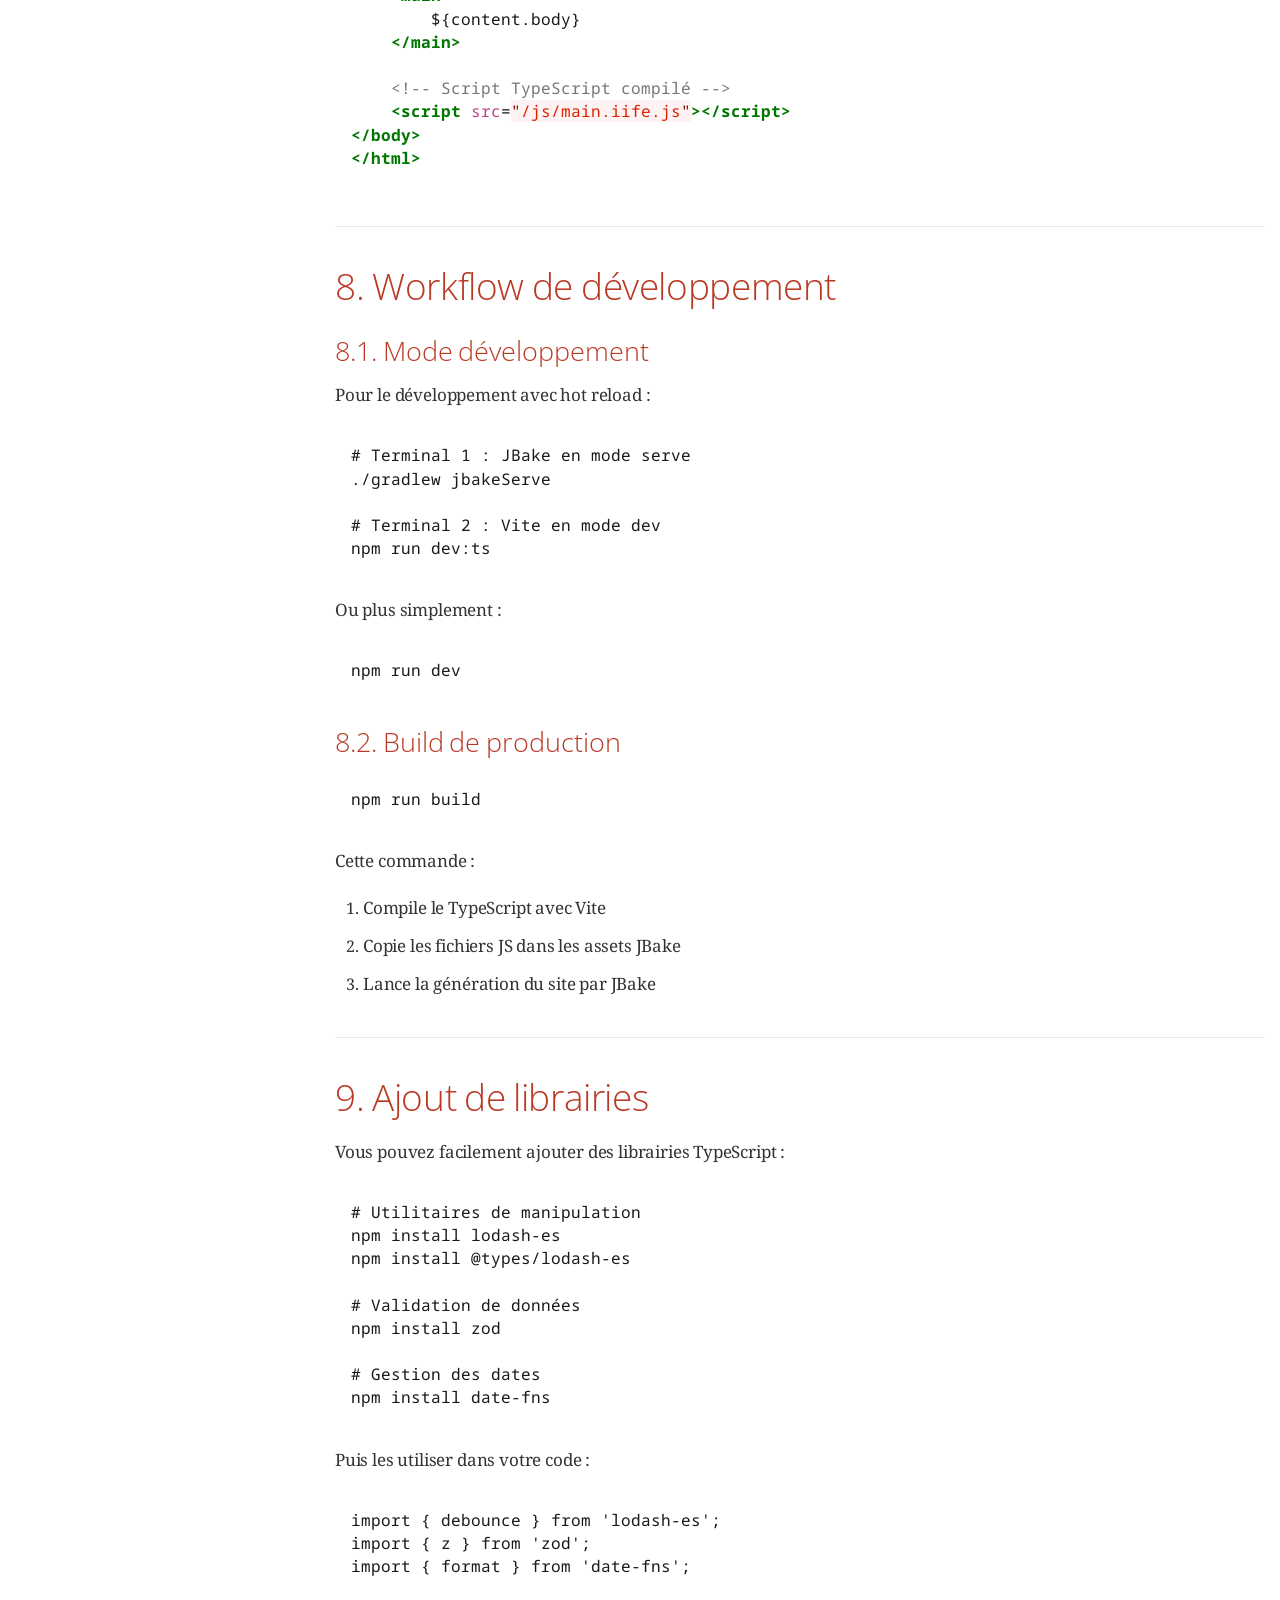
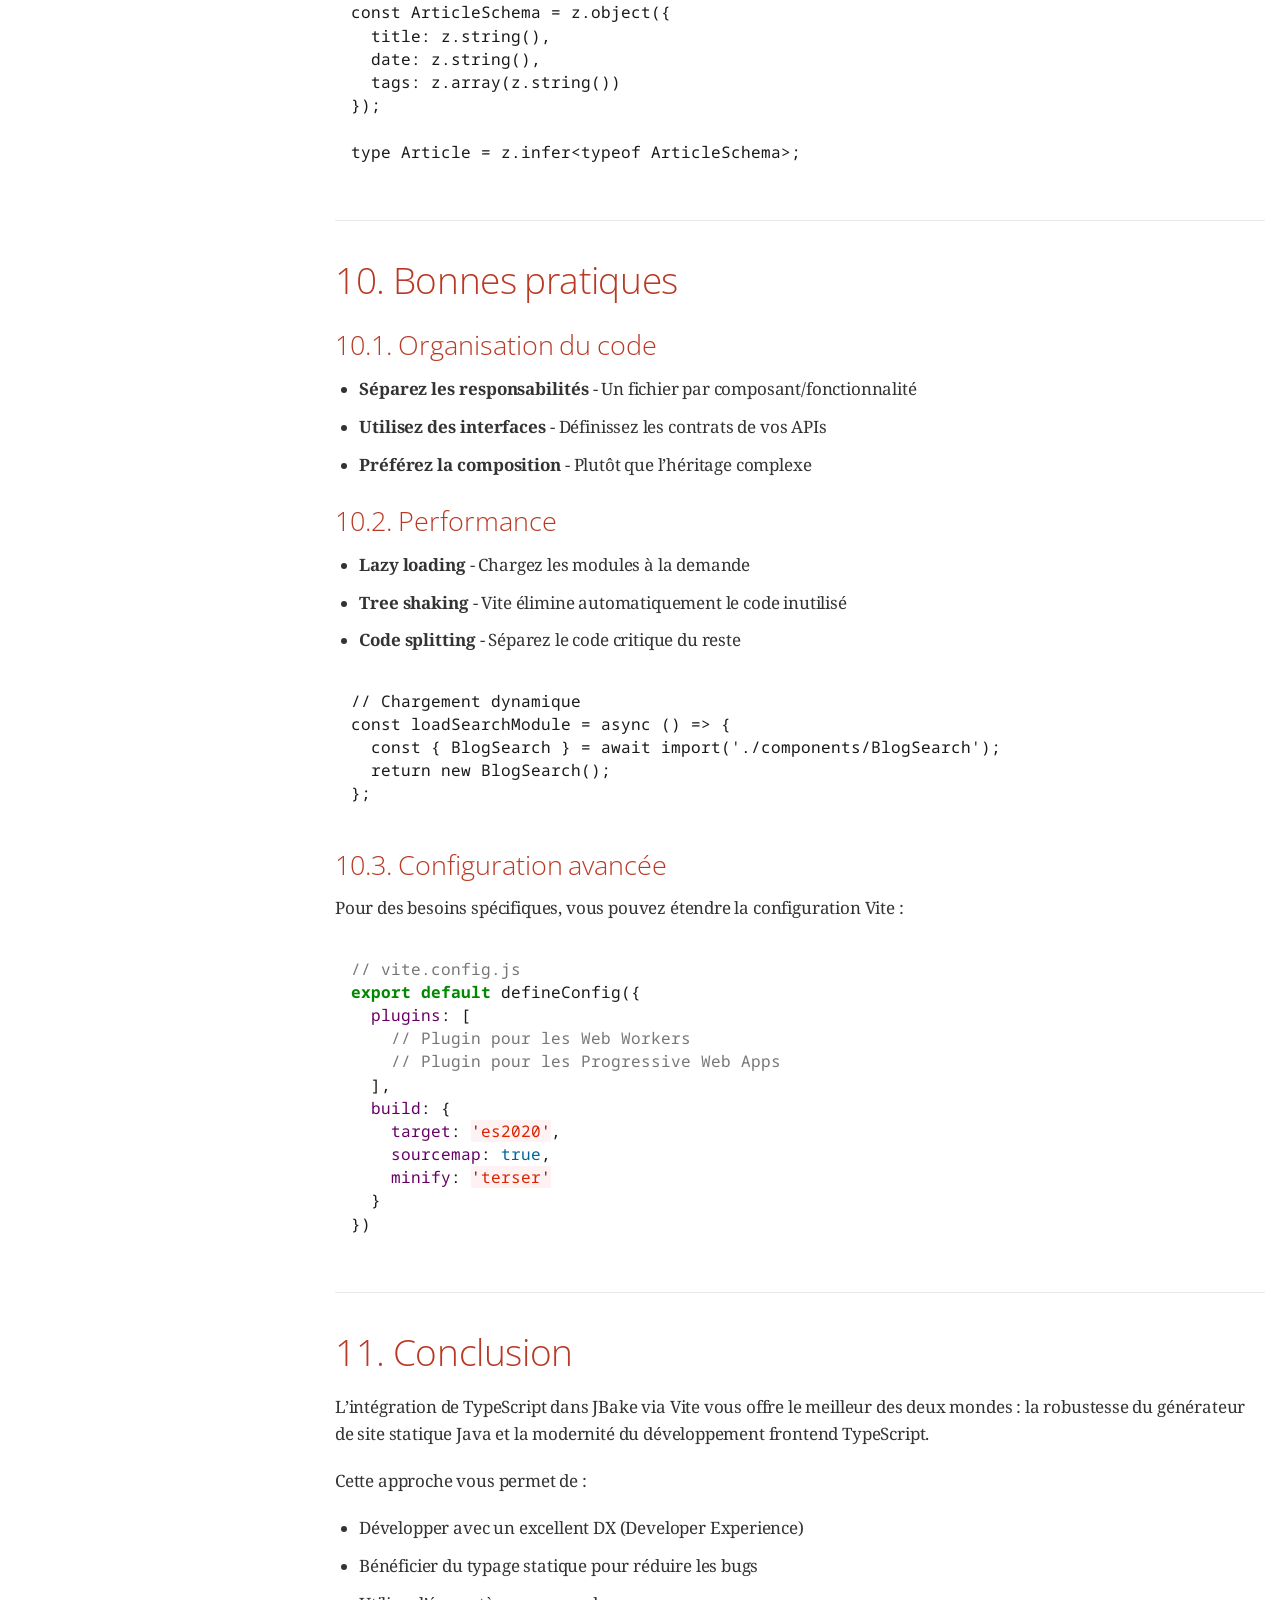
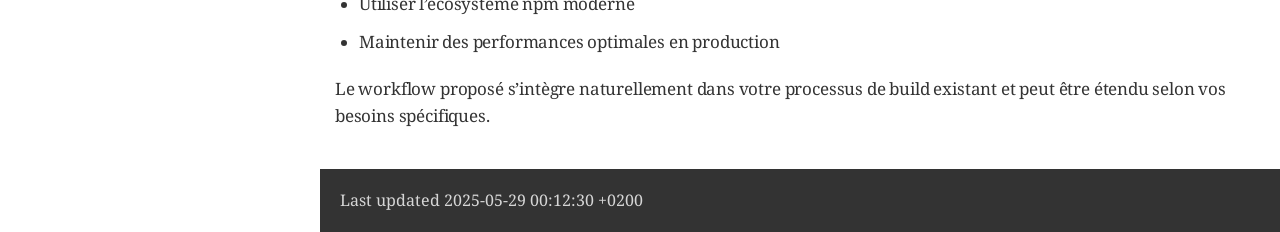
<file: site/content/draft/typescript.html>
<!DOCTYPE html>
<html lang="en">
<head>
<meta charset="UTF-8">
<meta http-equiv="X-UA-Compatible" content="IE=edge">
<meta name="viewport" content="width=device-width, initial-scale=1.0">
<meta name="generator" content="Asciidoctor 2.0.23">
<meta name="author" content="@cheroliv">
<title>Intégrer TypeScript dans JBake avec Vite</title>
<link rel="stylesheet" href="https://fonts.googleapis.com/css?family=Open+Sans:300,300italic,400,400italic,600,600italic%7CNoto+Serif:400,400italic,700,700italic%7CDroid+Sans+Mono:400,700">
<style>
/*! Asciidoctor default stylesheet | MIT License | https://asciidoctor.org */
/* Uncomment the following line when using as a custom stylesheet */
/* @import "https://fonts.googleapis.com/css?family=Open+Sans:300,300italic,400,400italic,600,600italic%7CNoto+Serif:400,400italic,700,700italic%7CDroid+Sans+Mono:400,700"; */
html{font-family:sans-serif;-webkit-text-size-adjust:100%}
a{background:none}
a:focus{outline:thin dotted}
a:active,a:hover{outline:0}
h1{font-size:2em;margin:.67em 0}
b,strong{font-weight:bold}
abbr{font-size:.9em}
abbr[title]{cursor:help;border-bottom:1px dotted #dddddf;text-decoration:none}
dfn{font-style:italic}
hr{height:0}
mark{background:#ff0;color:#000}
code,kbd,pre,samp{font-family:monospace;font-size:1em}
pre{white-space:pre-wrap}
q{quotes:"\201C" "\201D" "\2018" "\2019"}
small{font-size:80%}
sub,sup{font-size:75%;line-height:0;position:relative;vertical-align:baseline}
sup{top:-.5em}
sub{bottom:-.25em}
img{border:0}
svg:not(:root){overflow:hidden}
figure{margin:0}
audio,video{display:inline-block}
audio:not([controls]){display:none;height:0}
fieldset{border:1px solid silver;margin:0 2px;padding:.35em .625em .75em}
legend{border:0;padding:0}
button,input,select,textarea{font-family:inherit;font-size:100%;margin:0}
button,input{line-height:normal}
button,select{text-transform:none}
button,html input[type=button],input[type=reset],input[type=submit]{-webkit-appearance:button;cursor:pointer}
button[disabled],html input[disabled]{cursor:default}
input[type=checkbox],input[type=radio]{padding:0}
button::-moz-focus-inner,input::-moz-focus-inner{border:0;padding:0}
textarea{overflow:auto;vertical-align:top}
table{border-collapse:collapse;border-spacing:0}
*,::before,::after{box-sizing:border-box}
html,body{font-size:100%}
body{background:#fff;color:rgba(0,0,0,.8);padding:0;margin:0;font-family:"Noto Serif","DejaVu Serif",serif;line-height:1;position:relative;cursor:auto;-moz-tab-size:4;-o-tab-size:4;tab-size:4;word-wrap:anywhere;-moz-osx-font-smoothing:grayscale;-webkit-font-smoothing:antialiased}
a:hover{cursor:pointer}
img,object,embed{max-width:100%;height:auto}
object,embed{height:100%}
img{-ms-interpolation-mode:bicubic}
.left{float:left!important}
.right{float:right!important}
.text-left{text-align:left!important}
.text-right{text-align:right!important}
.text-center{text-align:center!important}
.text-justify{text-align:justify!important}
.hide{display:none}
img,object,svg{display:inline-block;vertical-align:middle}
textarea{height:auto;min-height:50px}
select{width:100%}
.subheader,.admonitionblock td.content>.title,.audioblock>.title,.exampleblock>.title,.imageblock>.title,.listingblock>.title,.literalblock>.title,.stemblock>.title,.openblock>.title,.paragraph>.title,.quoteblock>.title,table.tableblock>.title,.verseblock>.title,.videoblock>.title,.dlist>.title,.olist>.title,.ulist>.title,.qlist>.title,.hdlist>.title{line-height:1.45;color:#7a2518;font-weight:400;margin-top:0;margin-bottom:.25em}
div,dl,dt,dd,ul,ol,li,h1,h2,h3,#toctitle,.sidebarblock>.content>.title,h4,h5,h6,pre,form,p,blockquote,th,td{margin:0;padding:0}
a{color:#2156a5;text-decoration:underline;line-height:inherit}
a:hover,a:focus{color:#1d4b8f}
a img{border:0}
p{line-height:1.6;margin-bottom:1.25em;text-rendering:optimizeLegibility}
p aside{font-size:.875em;line-height:1.35;font-style:italic}
h1,h2,h3,#toctitle,.sidebarblock>.content>.title,h4,h5,h6{font-family:"Open Sans","DejaVu Sans",sans-serif;font-weight:300;font-style:normal;color:#ba3925;text-rendering:optimizeLegibility;margin-top:1em;margin-bottom:.5em;line-height:1.0125em}
h1 small,h2 small,h3 small,#toctitle small,.sidebarblock>.content>.title small,h4 small,h5 small,h6 small{font-size:60%;color:#e99b8f;line-height:0}
h1{font-size:2.125em}
h2{font-size:1.6875em}
h3,#toctitle,.sidebarblock>.content>.title{font-size:1.375em}
h4,h5{font-size:1.125em}
h6{font-size:1em}
hr{border:solid #dddddf;border-width:1px 0 0;clear:both;margin:1.25em 0 1.1875em}
em,i{font-style:italic;line-height:inherit}
strong,b{font-weight:bold;line-height:inherit}
small{font-size:60%;line-height:inherit}
code{font-family:"Droid Sans Mono","DejaVu Sans Mono",monospace;font-weight:400;color:rgba(0,0,0,.9)}
ul,ol,dl{line-height:1.6;margin-bottom:1.25em;list-style-position:outside;font-family:inherit}
ul,ol{margin-left:1.5em}
ul li ul,ul li ol{margin-left:1.25em;margin-bottom:0}
ul.circle{list-style-type:circle}
ul.disc{list-style-type:disc}
ul.square{list-style-type:square}
ul.circle ul:not([class]),ul.disc ul:not([class]),ul.square ul:not([class]){list-style:inherit}
ol li ul,ol li ol{margin-left:1.25em;margin-bottom:0}
dl dt{margin-bottom:.3125em;font-weight:bold}
dl dd{margin-bottom:1.25em}
blockquote{margin:0 0 1.25em;padding:.5625em 1.25em 0 1.1875em;border-left:1px solid #ddd}
blockquote,blockquote p{line-height:1.6;color:rgba(0,0,0,.85)}
@media screen and (min-width:768px){h1,h2,h3,#toctitle,.sidebarblock>.content>.title,h4,h5,h6{line-height:1.2}
h1{font-size:2.75em}
h2{font-size:2.3125em}
h3,#toctitle,.sidebarblock>.content>.title{font-size:1.6875em}
h4{font-size:1.4375em}}
table{background:#fff;margin-bottom:1.25em;border:1px solid #dedede;word-wrap:normal}
table thead,table tfoot{background:#f7f8f7}
table thead tr th,table thead tr td,table tfoot tr th,table tfoot tr td{padding:.5em .625em .625em;font-size:inherit;color:rgba(0,0,0,.8);text-align:left}
table tr th,table tr td{padding:.5625em .625em;font-size:inherit;color:rgba(0,0,0,.8)}
table tr.even,table tr.alt{background:#f8f8f7}
table thead tr th,table tfoot tr th,table tbody tr td,table tr td,table tfoot tr td{line-height:1.6}
h1,h2,h3,#toctitle,.sidebarblock>.content>.title,h4,h5,h6{line-height:1.2;word-spacing:-.05em}
h1 strong,h2 strong,h3 strong,#toctitle strong,.sidebarblock>.content>.title strong,h4 strong,h5 strong,h6 strong{font-weight:400}
.center{margin-left:auto;margin-right:auto}
.stretch{width:100%}
.clearfix::before,.clearfix::after,.float-group::before,.float-group::after{content:" ";display:table}
.clearfix::after,.float-group::after{clear:both}
:not(pre).nobreak{word-wrap:normal}
:not(pre).nowrap{white-space:nowrap}
:not(pre).pre-wrap{white-space:pre-wrap}
:not(pre):not([class^=L])>code{font-size:.9375em;font-style:normal!important;letter-spacing:0;padding:.1em .5ex;word-spacing:-.15em;background:#f7f7f8;border-radius:4px;line-height:1.45;text-rendering:optimizeSpeed}
pre{color:rgba(0,0,0,.9);font-family:"Droid Sans Mono","DejaVu Sans Mono",monospace;line-height:1.45;text-rendering:optimizeSpeed}
pre code,pre pre{color:inherit;font-size:inherit;line-height:inherit}
pre>code{display:block}
pre.nowrap,pre.nowrap pre{white-space:pre;word-wrap:normal}
em em{font-style:normal}
strong strong{font-weight:400}
.keyseq{color:rgba(51,51,51,.8)}
kbd{font-family:"Droid Sans Mono","DejaVu Sans Mono",monospace;display:inline-block;color:rgba(0,0,0,.8);font-size:.65em;line-height:1.45;background:#f7f7f7;border:1px solid #ccc;border-radius:3px;box-shadow:0 1px 0 rgba(0,0,0,.2),inset 0 0 0 .1em #fff;margin:0 .15em;padding:.2em .5em;vertical-align:middle;position:relative;top:-.1em;white-space:nowrap}
.keyseq kbd:first-child{margin-left:0}
.keyseq kbd:last-child{margin-right:0}
.menuseq,.menuref{color:#000}
.menuseq b:not(.caret),.menuref{font-weight:inherit}
.menuseq{word-spacing:-.02em}
.menuseq b.caret{font-size:1.25em;line-height:.8}
.menuseq i.caret{font-weight:bold;text-align:center;width:.45em}
b.button::before,b.button::after{position:relative;top:-1px;font-weight:400}
b.button::before{content:"[";padding:0 3px 0 2px}
b.button::after{content:"]";padding:0 2px 0 3px}
p a>code:hover{color:rgba(0,0,0,.9)}
#header,#content,#footnotes,#footer{width:100%;margin:0 auto;max-width:62.5em;*zoom:1;position:relative;padding-left:.9375em;padding-right:.9375em}
#header::before,#header::after,#content::before,#content::after,#footnotes::before,#footnotes::after,#footer::before,#footer::after{content:" ";display:table}
#header::after,#content::after,#footnotes::after,#footer::after{clear:both}
#content{margin-top:1.25em}
#content::before{content:none}
#header>h1:first-child{color:rgba(0,0,0,.85);margin-top:2.25rem;margin-bottom:0}
#header>h1:first-child+#toc{margin-top:8px;border-top:1px solid #dddddf}
#header>h1:only-child{border-bottom:1px solid #dddddf;padding-bottom:8px}
#header .details{border-bottom:1px solid #dddddf;line-height:1.45;padding-top:.25em;padding-bottom:.25em;padding-left:.25em;color:rgba(0,0,0,.6);display:flex;flex-flow:row wrap}
#header .details span:first-child{margin-left:-.125em}
#header .details span.email a{color:rgba(0,0,0,.85)}
#header .details br{display:none}
#header .details br+span::before{content:"\00a0\2013\00a0"}
#header .details br+span.author::before{content:"\00a0\22c5\00a0";color:rgba(0,0,0,.85)}
#header .details br+span#revremark::before{content:"\00a0|\00a0"}
#header #revnumber{text-transform:capitalize}
#header #revnumber::after{content:"\00a0"}
#content>h1:first-child:not([class]){color:rgba(0,0,0,.85);border-bottom:1px solid #dddddf;padding-bottom:8px;margin-top:0;padding-top:1rem;margin-bottom:1.25rem}
#toc{border-bottom:1px solid #e7e7e9;padding-bottom:.5em}
#toc>ul{margin-left:.125em}
#toc ul.sectlevel0>li>a{font-style:italic}
#toc ul.sectlevel0 ul.sectlevel1{margin:.5em 0}
#toc ul{font-family:"Open Sans","DejaVu Sans",sans-serif;list-style-type:none}
#toc li{line-height:1.3334;margin-top:.3334em}
#toc a{text-decoration:none}
#toc a:active{text-decoration:underline}
#toctitle{color:#7a2518;font-size:1.2em}
@media screen and (min-width:768px){#toctitle{font-size:1.375em}
body.toc2{padding-left:15em;padding-right:0}
body.toc2 #header>h1:nth-last-child(2){border-bottom:1px solid #dddddf;padding-bottom:8px}
#toc.toc2{margin-top:0!important;background:#f8f8f7;position:fixed;width:15em;left:0;top:0;border-right:1px solid #e7e7e9;border-top-width:0!important;border-bottom-width:0!important;z-index:1000;padding:1.25em 1em;height:100%;overflow:auto}
#toc.toc2 #toctitle{margin-top:0;margin-bottom:.8rem;font-size:1.2em}
#toc.toc2>ul{font-size:.9em;margin-bottom:0}
#toc.toc2 ul ul{margin-left:0;padding-left:1em}
#toc.toc2 ul.sectlevel0 ul.sectlevel1{padding-left:0;margin-top:.5em;margin-bottom:.5em}
body.toc2.toc-right{padding-left:0;padding-right:15em}
body.toc2.toc-right #toc.toc2{border-right-width:0;border-left:1px solid #e7e7e9;left:auto;right:0}}
@media screen and (min-width:1280px){body.toc2{padding-left:20em;padding-right:0}
#toc.toc2{width:20em}
#toc.toc2 #toctitle{font-size:1.375em}
#toc.toc2>ul{font-size:.95em}
#toc.toc2 ul ul{padding-left:1.25em}
body.toc2.toc-right{padding-left:0;padding-right:20em}}
#content #toc{border:1px solid #e0e0dc;margin-bottom:1.25em;padding:1.25em;background:#f8f8f7;border-radius:4px}
#content #toc>:first-child{margin-top:0}
#content #toc>:last-child{margin-bottom:0}
#footer{max-width:none;background:rgba(0,0,0,.8);padding:1.25em}
#footer-text{color:hsla(0,0%,100%,.8);line-height:1.44}
#content{margin-bottom:.625em}
.sect1{padding-bottom:.625em}
@media screen and (min-width:768px){#content{margin-bottom:1.25em}
.sect1{padding-bottom:1.25em}}
.sect1:last-child{padding-bottom:0}
.sect1+.sect1{border-top:1px solid #e7e7e9}
#content h1>a.anchor,h2>a.anchor,h3>a.anchor,#toctitle>a.anchor,.sidebarblock>.content>.title>a.anchor,h4>a.anchor,h5>a.anchor,h6>a.anchor{position:absolute;z-index:1001;width:1.5ex;margin-left:-1.5ex;display:block;text-decoration:none!important;visibility:hidden;text-align:center;font-weight:400}
#content h1>a.anchor::before,h2>a.anchor::before,h3>a.anchor::before,#toctitle>a.anchor::before,.sidebarblock>.content>.title>a.anchor::before,h4>a.anchor::before,h5>a.anchor::before,h6>a.anchor::before{content:"\00A7";font-size:.85em;display:block;padding-top:.1em}
#content h1:hover>a.anchor,#content h1>a.anchor:hover,h2:hover>a.anchor,h2>a.anchor:hover,h3:hover>a.anchor,#toctitle:hover>a.anchor,.sidebarblock>.content>.title:hover>a.anchor,h3>a.anchor:hover,#toctitle>a.anchor:hover,.sidebarblock>.content>.title>a.anchor:hover,h4:hover>a.anchor,h4>a.anchor:hover,h5:hover>a.anchor,h5>a.anchor:hover,h6:hover>a.anchor,h6>a.anchor:hover{visibility:visible}
#content h1>a.link,h2>a.link,h3>a.link,#toctitle>a.link,.sidebarblock>.content>.title>a.link,h4>a.link,h5>a.link,h6>a.link{color:#ba3925;text-decoration:none}
#content h1>a.link:hover,h2>a.link:hover,h3>a.link:hover,#toctitle>a.link:hover,.sidebarblock>.content>.title>a.link:hover,h4>a.link:hover,h5>a.link:hover,h6>a.link:hover{color:#a53221}
details,.audioblock,.imageblock,.literalblock,.listingblock,.stemblock,.videoblock{margin-bottom:1.25em}
details{margin-left:1.25rem}
details>summary{cursor:pointer;display:block;position:relative;line-height:1.6;margin-bottom:.625rem;outline:none;-webkit-tap-highlight-color:transparent}
details>summary::-webkit-details-marker{display:none}
details>summary::before{content:"";border:solid transparent;border-left:solid;border-width:.3em 0 .3em .5em;position:absolute;top:.5em;left:-1.25rem;transform:translateX(15%)}
details[open]>summary::before{border:solid transparent;border-top:solid;border-width:.5em .3em 0;transform:translateY(15%)}
details>summary::after{content:"";width:1.25rem;height:1em;position:absolute;top:.3em;left:-1.25rem}
.admonitionblock td.content>.title,.audioblock>.title,.exampleblock>.title,.imageblock>.title,.listingblock>.title,.literalblock>.title,.stemblock>.title,.openblock>.title,.paragraph>.title,.quoteblock>.title,table.tableblock>.title,.verseblock>.title,.videoblock>.title,.dlist>.title,.olist>.title,.ulist>.title,.qlist>.title,.hdlist>.title{text-rendering:optimizeLegibility;text-align:left;font-family:"Noto Serif","DejaVu Serif",serif;font-size:1rem;font-style:italic}
table.tableblock.fit-content>caption.title{white-space:nowrap;width:0}
.paragraph.lead>p,#preamble>.sectionbody>[class=paragraph]:first-of-type p{font-size:1.21875em;line-height:1.6;color:rgba(0,0,0,.85)}
.admonitionblock>table{border-collapse:separate;border:0;background:none;width:100%}
.admonitionblock>table td.icon{text-align:center;width:80px}
.admonitionblock>table td.icon img{max-width:none}
.admonitionblock>table td.icon .title{font-weight:bold;font-family:"Open Sans","DejaVu Sans",sans-serif;text-transform:uppercase}
.admonitionblock>table td.content{padding-left:1.125em;padding-right:1.25em;border-left:1px solid #dddddf;color:rgba(0,0,0,.6);word-wrap:anywhere}
.admonitionblock>table td.content>:last-child>:last-child{margin-bottom:0}
.exampleblock>.content{border:1px solid #e6e6e6;margin-bottom:1.25em;padding:1.25em;background:#fff;border-radius:4px}
.sidebarblock{border:1px solid #dbdbd6;margin-bottom:1.25em;padding:1.25em;background:#f3f3f2;border-radius:4px}
.sidebarblock>.content>.title{color:#7a2518;margin-top:0;text-align:center}
.exampleblock>.content>:first-child,.sidebarblock>.content>:first-child{margin-top:0}
.exampleblock>.content>:last-child,.exampleblock>.content>:last-child>:last-child,.exampleblock>.content .olist>ol>li:last-child>:last-child,.exampleblock>.content .ulist>ul>li:last-child>:last-child,.exampleblock>.content .qlist>ol>li:last-child>:last-child,.sidebarblock>.content>:last-child,.sidebarblock>.content>:last-child>:last-child,.sidebarblock>.content .olist>ol>li:last-child>:last-child,.sidebarblock>.content .ulist>ul>li:last-child>:last-child,.sidebarblock>.content .qlist>ol>li:last-child>:last-child{margin-bottom:0}
.literalblock pre,.listingblock>.content>pre{border-radius:4px;overflow-x:auto;padding:1em;font-size:.8125em}
@media screen and (min-width:768px){.literalblock pre,.listingblock>.content>pre{font-size:.90625em}}
@media screen and (min-width:1280px){.literalblock pre,.listingblock>.content>pre{font-size:1em}}
.literalblock pre,.listingblock>.content>pre:not(.highlight),.listingblock>.content>pre[class=highlight],.listingblock>.content>pre[class^="highlight "]{background:#f7f7f8}
.literalblock.output pre{color:#f7f7f8;background:rgba(0,0,0,.9)}
.listingblock>.content{position:relative}
.listingblock code[data-lang]::before{display:none;content:attr(data-lang);position:absolute;font-size:.75em;top:.425rem;right:.5rem;line-height:1;text-transform:uppercase;color:inherit;opacity:.5}
.listingblock:hover code[data-lang]::before{display:block}
.listingblock.terminal pre .command::before{content:attr(data-prompt);padding-right:.5em;color:inherit;opacity:.5}
.listingblock.terminal pre .command:not([data-prompt])::before{content:"$"}
.listingblock pre.highlightjs{padding:0}
.listingblock pre.highlightjs>code{padding:1em;border-radius:4px}
.listingblock pre.prettyprint{border-width:0}
.prettyprint{background:#f7f7f8}
pre.prettyprint .linenums{line-height:1.45;margin-left:2em}
pre.prettyprint li{background:none;list-style-type:inherit;padding-left:0}
pre.prettyprint li code[data-lang]::before{opacity:1}
pre.prettyprint li:not(:first-child) code[data-lang]::before{display:none}
table.linenotable{border-collapse:separate;border:0;margin-bottom:0;background:none}
table.linenotable td[class]{color:inherit;vertical-align:top;padding:0;line-height:inherit;white-space:normal}
table.linenotable td.code{padding-left:.75em}
table.linenotable td.linenos,pre.pygments .linenos{border-right:1px solid;opacity:.35;padding-right:.5em;-webkit-user-select:none;-moz-user-select:none;-ms-user-select:none;user-select:none}
pre.pygments span.linenos{display:inline-block;margin-right:.75em}
.quoteblock{margin:0 1em 1.25em 1.5em;display:table}
.quoteblock:not(.excerpt)>.title{margin-left:-1.5em;margin-bottom:.75em}
.quoteblock blockquote,.quoteblock p{color:rgba(0,0,0,.85);font-size:1.15rem;line-height:1.75;word-spacing:.1em;letter-spacing:0;font-style:italic;text-align:justify}
.quoteblock blockquote{margin:0;padding:0;border:0}
.quoteblock blockquote::before{content:"\201c";float:left;font-size:2.75em;font-weight:bold;line-height:.6em;margin-left:-.6em;color:#7a2518;text-shadow:0 1px 2px rgba(0,0,0,.1)}
.quoteblock blockquote>.paragraph:last-child p{margin-bottom:0}
.quoteblock .attribution{margin-top:.75em;margin-right:.5ex;text-align:right}
.verseblock{margin:0 1em 1.25em}
.verseblock pre{font-family:"Open Sans","DejaVu Sans",sans-serif;font-size:1.15rem;color:rgba(0,0,0,.85);font-weight:300;text-rendering:optimizeLegibility}
.verseblock pre strong{font-weight:400}
.verseblock .attribution{margin-top:1.25rem;margin-left:.5ex}
.quoteblock .attribution,.verseblock .attribution{font-size:.9375em;line-height:1.45;font-style:italic}
.quoteblock .attribution br,.verseblock .attribution br{display:none}
.quoteblock .attribution cite,.verseblock .attribution cite{display:block;letter-spacing:-.025em;color:rgba(0,0,0,.6)}
.quoteblock.abstract blockquote::before,.quoteblock.excerpt blockquote::before,.quoteblock .quoteblock blockquote::before{display:none}
.quoteblock.abstract blockquote,.quoteblock.abstract p,.quoteblock.excerpt blockquote,.quoteblock.excerpt p,.quoteblock .quoteblock blockquote,.quoteblock .quoteblock p{line-height:1.6;word-spacing:0}
.quoteblock.abstract{margin:0 1em 1.25em;display:block}
.quoteblock.abstract>.title{margin:0 0 .375em;font-size:1.15em;text-align:center}
.quoteblock.excerpt>blockquote,.quoteblock .quoteblock{padding:0 0 .25em 1em;border-left:.25em solid #dddddf}
.quoteblock.excerpt,.quoteblock .quoteblock{margin-left:0}
.quoteblock.excerpt blockquote,.quoteblock.excerpt p,.quoteblock .quoteblock blockquote,.quoteblock .quoteblock p{color:inherit;font-size:1.0625rem}
.quoteblock.excerpt .attribution,.quoteblock .quoteblock .attribution{color:inherit;font-size:.85rem;text-align:left;margin-right:0}
p.tableblock:last-child{margin-bottom:0}
td.tableblock>.content{margin-bottom:1.25em;word-wrap:anywhere}
td.tableblock>.content>:last-child{margin-bottom:-1.25em}
table.tableblock,th.tableblock,td.tableblock{border:0 solid #dedede}
table.grid-all>*>tr>*{border-width:1px}
table.grid-cols>*>tr>*{border-width:0 1px}
table.grid-rows>*>tr>*{border-width:1px 0}
table.frame-all{border-width:1px}
table.frame-ends{border-width:1px 0}
table.frame-sides{border-width:0 1px}
table.frame-none>colgroup+*>:first-child>*,table.frame-sides>colgroup+*>:first-child>*{border-top-width:0}
table.frame-none>:last-child>:last-child>*,table.frame-sides>:last-child>:last-child>*{border-bottom-width:0}
table.frame-none>*>tr>:first-child,table.frame-ends>*>tr>:first-child{border-left-width:0}
table.frame-none>*>tr>:last-child,table.frame-ends>*>tr>:last-child{border-right-width:0}
table.stripes-all>*>tr,table.stripes-odd>*>tr:nth-of-type(odd),table.stripes-even>*>tr:nth-of-type(even),table.stripes-hover>*>tr:hover{background:#f8f8f7}
th.halign-left,td.halign-left{text-align:left}
th.halign-right,td.halign-right{text-align:right}
th.halign-center,td.halign-center{text-align:center}
th.valign-top,td.valign-top{vertical-align:top}
th.valign-bottom,td.valign-bottom{vertical-align:bottom}
th.valign-middle,td.valign-middle{vertical-align:middle}
table thead th,table tfoot th{font-weight:bold}
tbody tr th{background:#f7f8f7}
tbody tr th,tbody tr th p,tfoot tr th,tfoot tr th p{color:rgba(0,0,0,.8);font-weight:bold}
p.tableblock>code:only-child{background:none;padding:0}
p.tableblock{font-size:1em}
ol{margin-left:1.75em}
ul li ol{margin-left:1.5em}
dl dd{margin-left:1.125em}
dl dd:last-child,dl dd:last-child>:last-child{margin-bottom:0}
li p,ul dd,ol dd,.olist .olist,.ulist .ulist,.ulist .olist,.olist .ulist{margin-bottom:.625em}
ul.checklist,ul.none,ol.none,ul.no-bullet,ol.no-bullet,ol.unnumbered,ul.unstyled,ol.unstyled{list-style-type:none}
ul.no-bullet,ol.no-bullet,ol.unnumbered{margin-left:.625em}
ul.unstyled,ol.unstyled{margin-left:0}
li>p:empty:only-child::before{content:"";display:inline-block}
ul.checklist>li>p:first-child{margin-left:-1em}
ul.checklist>li>p:first-child>.fa-square-o:first-child,ul.checklist>li>p:first-child>.fa-check-square-o:first-child{width:1.25em;font-size:.8em;position:relative;bottom:.125em}
ul.checklist>li>p:first-child>input[type=checkbox]:first-child{margin-right:.25em}
ul.inline{display:flex;flex-flow:row wrap;list-style:none;margin:0 0 .625em -1.25em}
ul.inline>li{margin-left:1.25em}
.unstyled dl dt{font-weight:400;font-style:normal}
ol.arabic{list-style-type:decimal}
ol.decimal{list-style-type:decimal-leading-zero}
ol.loweralpha{list-style-type:lower-alpha}
ol.upperalpha{list-style-type:upper-alpha}
ol.lowerroman{list-style-type:lower-roman}
ol.upperroman{list-style-type:upper-roman}
ol.lowergreek{list-style-type:lower-greek}
.hdlist>table,.colist>table{border:0;background:none}
.hdlist>table>tbody>tr,.colist>table>tbody>tr{background:none}
td.hdlist1,td.hdlist2{vertical-align:top;padding:0 .625em}
td.hdlist1{font-weight:bold;padding-bottom:1.25em}
td.hdlist2{word-wrap:anywhere}
.literalblock+.colist,.listingblock+.colist{margin-top:-.5em}
.colist td:not([class]):first-child{padding:.4em .75em 0;line-height:1;vertical-align:top}
.colist td:not([class]):first-child img{max-width:none}
.colist td:not([class]):last-child{padding:.25em 0}
.thumb,.th{line-height:0;display:inline-block;border:4px solid #fff;box-shadow:0 0 0 1px #ddd}
.imageblock.left{margin:.25em .625em 1.25em 0}
.imageblock.right{margin:.25em 0 1.25em .625em}
.imageblock>.title{margin-bottom:0}
.imageblock.thumb,.imageblock.th{border-width:6px}
.imageblock.thumb>.title,.imageblock.th>.title{padding:0 .125em}
.image.left,.image.right{margin-top:.25em;margin-bottom:.25em;display:inline-block;line-height:0}
.image.left{margin-right:.625em}
.image.right{margin-left:.625em}
a.image{text-decoration:none;display:inline-block}
a.image object{pointer-events:none}
sup.footnote,sup.footnoteref{font-size:.875em;position:static;vertical-align:super}
sup.footnote a,sup.footnoteref a{text-decoration:none}
sup.footnote a:active,sup.footnoteref a:active,#footnotes .footnote a:first-of-type:active{text-decoration:underline}
#footnotes{padding-top:.75em;padding-bottom:.75em;margin-bottom:.625em}
#footnotes hr{width:20%;min-width:6.25em;margin:-.25em 0 .75em;border-width:1px 0 0}
#footnotes .footnote{padding:0 .375em 0 .225em;line-height:1.3334;font-size:.875em;margin-left:1.2em;margin-bottom:.2em}
#footnotes .footnote a:first-of-type{font-weight:bold;text-decoration:none;margin-left:-1.05em}
#footnotes .footnote:last-of-type{margin-bottom:0}
#content #footnotes{margin-top:-.625em;margin-bottom:0;padding:.75em 0}
div.unbreakable{page-break-inside:avoid}
.big{font-size:larger}
.small{font-size:smaller}
.underline{text-decoration:underline}
.overline{text-decoration:overline}
.line-through{text-decoration:line-through}
.aqua{color:#00bfbf}
.aqua-background{background:#00fafa}
.black{color:#000}
.black-background{background:#000}
.blue{color:#0000bf}
.blue-background{background:#0000fa}
.fuchsia{color:#bf00bf}
.fuchsia-background{background:#fa00fa}
.gray{color:#606060}
.gray-background{background:#7d7d7d}
.green{color:#006000}
.green-background{background:#007d00}
.lime{color:#00bf00}
.lime-background{background:#00fa00}
.maroon{color:#600000}
.maroon-background{background:#7d0000}
.navy{color:#000060}
.navy-background{background:#00007d}
.olive{color:#606000}
.olive-background{background:#7d7d00}
.purple{color:#600060}
.purple-background{background:#7d007d}
.red{color:#bf0000}
.red-background{background:#fa0000}
.silver{color:#909090}
.silver-background{background:#bcbcbc}
.teal{color:#006060}
.teal-background{background:#007d7d}
.white{color:#bfbfbf}
.white-background{background:#fafafa}
.yellow{color:#bfbf00}
.yellow-background{background:#fafa00}
span.icon>.fa{cursor:default}
a span.icon>.fa{cursor:inherit}
.admonitionblock td.icon [class^="fa icon-"]{font-size:2.5em;text-shadow:1px 1px 2px rgba(0,0,0,.5);cursor:default}
.admonitionblock td.icon .icon-note::before{content:"\f05a";color:#19407c}
.admonitionblock td.icon .icon-tip::before{content:"\f0eb";text-shadow:1px 1px 2px rgba(155,155,0,.8);color:#111}
.admonitionblock td.icon .icon-warning::before{content:"\f071";color:#bf6900}
.admonitionblock td.icon .icon-caution::before{content:"\f06d";color:#bf3400}
.admonitionblock td.icon .icon-important::before{content:"\f06a";color:#bf0000}
.conum[data-value]{display:inline-block;color:#fff!important;background:rgba(0,0,0,.8);border-radius:50%;text-align:center;font-size:.75em;width:1.67em;height:1.67em;line-height:1.67em;font-family:"Open Sans","DejaVu Sans",sans-serif;font-style:normal;font-weight:bold}
.conum[data-value] *{color:#fff!important}
.conum[data-value]+b{display:none}
.conum[data-value]::after{content:attr(data-value)}
pre .conum[data-value]{position:relative;top:-.125em}
b.conum *{color:inherit!important}
.conum:not([data-value]):empty{display:none}
dt,th.tableblock,td.content,div.footnote{text-rendering:optimizeLegibility}
h1,h2,p,td.content,span.alt,summary{letter-spacing:-.01em}
p strong,td.content strong,div.footnote strong{letter-spacing:-.005em}
p,blockquote,dt,td.content,td.hdlist1,span.alt,summary{font-size:1.0625rem}
p{margin-bottom:1.25rem}
.sidebarblock p,.sidebarblock dt,.sidebarblock td.content,p.tableblock{font-size:1em}
.exampleblock>.content{background:#fffef7;border-color:#e0e0dc;box-shadow:0 1px 4px #e0e0dc}
.print-only{display:none!important}
@page{margin:1.25cm .75cm}
@media print{*{box-shadow:none!important;text-shadow:none!important}
html{font-size:80%}
a{color:inherit!important;text-decoration:underline!important}
a.bare,a[href^="#"],a[href^="mailto:"]{text-decoration:none!important}
a[href^="http:"]:not(.bare)::after,a[href^="https:"]:not(.bare)::after{content:"(" attr(href) ")";display:inline-block;font-size:.875em;padding-left:.25em}
abbr[title]{border-bottom:1px dotted}
abbr[title]::after{content:" (" attr(title) ")"}
pre,blockquote,tr,img,object,svg{page-break-inside:avoid}
thead{display:table-header-group}
svg{max-width:100%}
p,blockquote,dt,td.content{font-size:1em;orphans:3;widows:3}
h2,h3,#toctitle,.sidebarblock>.content>.title{page-break-after:avoid}
#header,#content,#footnotes,#footer{max-width:none}
#toc,.sidebarblock,.exampleblock>.content{background:none!important}
#toc{border-bottom:1px solid #dddddf!important;padding-bottom:0!important}
body.book #header{text-align:center}
body.book #header>h1:first-child{border:0!important;margin:2.5em 0 1em}
body.book #header .details{border:0!important;display:block;padding:0!important}
body.book #header .details span:first-child{margin-left:0!important}
body.book #header .details br{display:block}
body.book #header .details br+span::before{content:none!important}
body.book #toc{border:0!important;text-align:left!important;padding:0!important;margin:0!important}
body.book #toc,body.book #preamble,body.book h1.sect0,body.book .sect1>h2{page-break-before:always}
.listingblock code[data-lang]::before{display:block}
#footer{padding:0 .9375em}
.hide-on-print{display:none!important}
.print-only{display:block!important}
.hide-for-print{display:none!important}
.show-for-print{display:inherit!important}}
@media amzn-kf8,print{#header>h1:first-child{margin-top:1.25rem}
.sect1{padding:0!important}
.sect1+.sect1{border:0}
#footer{background:none}
#footer-text{color:rgba(0,0,0,.6);font-size:.9em}}
@media amzn-kf8{#header,#content,#footnotes,#footer{padding:0}}
</style>
<link rel="stylesheet" href="https://cdnjs.cloudflare.com/ajax/libs/font-awesome/4.7.0/css/font-awesome.min.css">
<style>
/*! Asciidoctor Tabs | Copyright (c) 2018-present Dan Allen | MIT License */
.tabs {
    margin-bottom: 1.25em;
}

.tablist > ul {
    display: flex;
    flex-wrap: wrap;
    list-style: none;
    margin: 0;
    padding: 0;
}

.tablist > ul li {
    align-items: center;
    background-color: #fff;
    cursor: pointer;
    display: flex;
    font-weight: bold;
    line-height: 1.5;
    padding: 0.25em 1em;
    position: relative;
}

.tablist > ul li:focus-visible {
    outline: none;
}

.tablist.ulist,
.tablist.ulist > ul li {
    margin: 0;
}

.tablist.ulist > ul li + li {
    margin-left: 0.25em;
}

.tabs .tablist li::after {
    content: "";
    display: block;
    height: 1px;
    position: absolute;
    bottom: -1px;
    left: 0;
    right: 0;
}

.tabs.is-loading .tablist li:not(:first-child),
.tabs:not(.is-loading) .tablist li:not(.is-selected) {
    background-color: #f5f5f5;
}

.tabs.is-loading .tablist li:first-child::after,
.tabs:not(.is-loading) .tablist li.is-selected::after {
    background-color: #fff;
}

/*
.tabs:not(.is-loading) .tablist li,
.tabs:not(.is-loading) .tablist li::after {
  transition: background-color 200ms ease-in-out;
}
*/

.tablist > ul p {
    line-height: inherit;
    margin: 0;
}

.tabpanel {
    background-color: #fff;
    padding: 1.25em;
}

.tablist > ul li,
.tabpanel {
    border: 1px solid #dcdcdc;
}

.tablist > ul li {
    border-bottom: 0;
}

.tabs.is-loading .tabpanel + .tabpanel,
.tabs:not(.is-loading) .tabpanel.is-hidden {
    display: none;
}

.tabpanel > :first-child {
    margin-top: 0;
}

/* #content is a signature of the Asciidoctor standalone HTML output */
#content .tabpanel > :last-child,
#content .tabpanel > :last-child > :last-child,
#content .tabpanel > :last-child > :last-child > li:last-child > :last-child {
    margin-bottom: 0;
}

.tablecontainer {
    overflow-x: auto;
}

#content .tablecontainer {
    margin-bottom: 1.25em;
}

#content .tablecontainer > table.tableblock {
    margin-bottom: 0;
}
</style>
</head>
<body class="article toc2 toc-left">
<div id="header">
<h1>Intégrer TypeScript dans JBake avec Vite</h1>
<div class="details">
<span id="author" class="author">@cheroliv</span><br>
<span id="revdate">2025-05-28</span>
</div>
<div id="toc" class="toc2">
<div id="toctitle">Sommaire</div>
<ul class="sectlevel1">
<li><a href="#pourquoi_typescript_et_vite">1. Pourquoi TypeScript et Vite ?</a></li>
<li><a href="#structure_du_projet">2. Structure du projet</a></li>
<li><a href="#configuration_initiale">3. Configuration initiale</a>
<ul class="sectlevel2">
<li><a href="#1_initialisation_npm">3.1. 1. Initialisation npm</a></li>
<li><a href="#2_configuration_typescript">3.2. 2. Configuration TypeScript</a></li>
<li><a href="#3_configuration_vite">3.3. 3. Configuration Vite</a></li>
</ul>
</li>
<li><a href="#scripts_de_build">4. Scripts de build</a></li>
<li><a href="#intégration_avec_gradle">5. Intégration avec Gradle</a></li>
<li><a href="#exemple_dapplication_typescript">6. Exemple d&#8217;application TypeScript</a></li>
<li><a href="#intégration_dans_les_templates">7. Intégration dans les templates</a></li>
<li><a href="#workflow_de_développement">8. Workflow de développement</a>
<ul class="sectlevel2">
<li><a href="#mode_développement">8.1. Mode développement</a></li>
<li><a href="#build_de_production">8.2. Build de production</a></li>
</ul>
</li>
<li><a href="#ajout_de_librairies">9. Ajout de librairies</a></li>
<li><a href="#bonnes_pratiques">10. Bonnes pratiques</a>
<ul class="sectlevel2">
<li><a href="#organisation_du_code">10.1. Organisation du code</a></li>
<li><a href="#performance">10.2. Performance</a></li>
<li><a href="#configuration_avancée">10.3. Configuration avancée</a></li>
</ul>
</li>
<li><a href="#conclusion">11. Conclusion</a></li>
</ul>
</div>
</div>
<div id="content">
<div id="preamble">
<div class="sectionbody">
<div class="paragraph">
<p>JBake est un excellent générateur de site statique pour Java, mais il ne supporte pas nativement TypeScript. Dans cet article, nous allons voir comment intégrer TypeScript dans votre workflow JBake en utilisant Vite comme bundler moderne.</p>
</div>
</div>
</div>
<div class="sect1">
<h2 id="pourquoi_typescript_et_vite">1. Pourquoi TypeScript et Vite ?</h2>
<div class="sectionbody">
<div class="paragraph">
<p>TypeScript apporte le typage statique à JavaScript, ce qui améliore considérablement l&#8217;expérience de développement avec :</p>
</div>
<div class="ulist">
<ul>
<li>
<p><strong>Détection d&#8217;erreurs à la compilation</strong> - Plus d&#8217;erreurs silencieuses en production</p>
</li>
<li>
<p><strong>Autocomplétion intelligente</strong> - Votre IDE comprend mieux votre code</p>
</li>
<li>
<p><strong>Refactoring sécurisé</strong> - Renommage et restructuration sans casse</p>
</li>
<li>
<p><strong>Documentation vivante</strong> - Les types servent de documentation</p>
</li>
</ul>
</div>
<div class="paragraph">
<p>Vite, de son côté, offre :</p>
</div>
<div class="ulist">
<ul>
<li>
<p><strong>Démarrage ultra-rapide</strong> - Hot Module Replacement instantané</p>
</li>
<li>
<p><strong>Build optimisé</strong> - Utilise Rollup pour la production</p>
</li>
<li>
<p><strong>Configuration minimale</strong> - Fonctionne out-of-the-box</p>
</li>
<li>
<p><strong>Support TypeScript natif</strong> - Pas besoin de configuration complexe</p>
</li>
</ul>
</div>
</div>
</div>
<div class="sect1">
<h2 id="structure_du_projet">2. Structure du projet</h2>
<div class="sectionbody">
<div class="paragraph">
<p>Voici l&#8217;organisation recommandée pour un projet JBake avec TypeScript :</p>
</div>
<div class="listingblock">
<div class="content">
<pre class="CodeRay highlight"><code>mon-blog/
├── src/
│   ├── main/
│   │   └── jbake/
│   │       ├── content/          # Articles et pages
│   │       ├── templates/        # Templates Freemarker/Thymeleaf
│   │       └── assets/
│   │           ├── css/
│   │           └── images/
│   └── ts/                       # Sources TypeScript
│       ├── main.ts
│       ├── components/
│       └── utils/
├── dist/                         # JavaScript compilé
├── build/                        # Site JBake généré
├── package.json
├── vite.config.js
├── tsconfig.json
└── build.gradle</code></pre>
</div>
</div>
</div>
</div>
<div class="sect1">
<h2 id="configuration_initiale">3. Configuration initiale</h2>
<div class="sectionbody">
<div class="sect2">
<h3 id="1_initialisation_npm">3.1. 1. Initialisation npm</h3>
<div class="listingblock">
<div class="content">
<pre class="CodeRay highlight"><code data-lang="bash">npm init -y
npm install -D typescript vite @types/node</code></pre>
</div>
</div>
</div>
<div class="sect2">
<h3 id="2_configuration_typescript">3.2. 2. Configuration TypeScript</h3>
<div class="paragraph">
<p>Créez le fichier <code>tsconfig.json</code> :</p>
</div>
<div class="listingblock">
<div class="content">
<pre class="CodeRay highlight"><code data-lang="json">{
  <span style="color:#606"><span style="color:#404">&quot;</span><span>compilerOptions</span><span style="color:#404">&quot;</span></span>: {
    <span style="color:#606"><span style="color:#404">&quot;</span><span>target</span><span style="color:#404">&quot;</span></span>: <span style="background-color:hsla(0,100%,50%,0.05)"><span style="color:#710">&quot;</span><span style="color:#D20">ES2020</span><span style="color:#710">&quot;</span></span>,
    <span style="color:#606"><span style="color:#404">&quot;</span><span>lib</span><span style="color:#404">&quot;</span></span>: [<span style="background-color:hsla(0,100%,50%,0.05)"><span style="color:#710">&quot;</span><span style="color:#D20">ES2020</span><span style="color:#710">&quot;</span></span>, <span style="background-color:hsla(0,100%,50%,0.05)"><span style="color:#710">&quot;</span><span style="color:#D20">DOM</span><span style="color:#710">&quot;</span></span>, <span style="background-color:hsla(0,100%,50%,0.05)"><span style="color:#710">&quot;</span><span style="color:#D20">DOM.Iterable</span><span style="color:#710">&quot;</span></span>],
    <span style="color:#606"><span style="color:#404">&quot;</span><span>module</span><span style="color:#404">&quot;</span></span>: <span style="background-color:hsla(0,100%,50%,0.05)"><span style="color:#710">&quot;</span><span style="color:#D20">ESNext</span><span style="color:#710">&quot;</span></span>,
    <span style="color:#606"><span style="color:#404">&quot;</span><span>skipLibCheck</span><span style="color:#404">&quot;</span></span>: <span style="color:#088">true</span>,
    <span style="color:#606"><span style="color:#404">&quot;</span><span>strict</span><span style="color:#404">&quot;</span></span>: <span style="color:#088">true</span>,
    <span style="color:#606"><span style="color:#404">&quot;</span><span>esModuleInterop</span><span style="color:#404">&quot;</span></span>: <span style="color:#088">true</span>,
    <span style="color:#606"><span style="color:#404">&quot;</span><span>allowSyntheticDefaultImports</span><span style="color:#404">&quot;</span></span>: <span style="color:#088">true</span>,
    <span style="color:#606"><span style="color:#404">&quot;</span><span>forceConsistentCasingInFileNames</span><span style="color:#404">&quot;</span></span>: <span style="color:#088">true</span>,
    <span style="color:#606"><span style="color:#404">&quot;</span><span>moduleResolution</span><span style="color:#404">&quot;</span></span>: <span style="background-color:hsla(0,100%,50%,0.05)"><span style="color:#710">&quot;</span><span style="color:#D20">node</span><span style="color:#710">&quot;</span></span>,
    <span style="color:#606"><span style="color:#404">&quot;</span><span>resolveJsonModule</span><span style="color:#404">&quot;</span></span>: <span style="color:#088">true</span>,
    <span style="color:#606"><span style="color:#404">&quot;</span><span>isolatedModules</span><span style="color:#404">&quot;</span></span>: <span style="color:#088">true</span>,
    <span style="color:#606"><span style="color:#404">&quot;</span><span>noEmit</span><span style="color:#404">&quot;</span></span>: <span style="color:#088">true</span>,
    <span style="color:#606"><span style="color:#404">&quot;</span><span>jsx</span><span style="color:#404">&quot;</span></span>: <span style="background-color:hsla(0,100%,50%,0.05)"><span style="color:#710">&quot;</span><span style="color:#D20">preserve</span><span style="color:#710">&quot;</span></span>
  },
  <span style="color:#606"><span style="color:#404">&quot;</span><span>include</span><span style="color:#404">&quot;</span></span>: [<span style="background-color:hsla(0,100%,50%,0.05)"><span style="color:#710">&quot;</span><span style="color:#D20">src/ts/**/*</span><span style="color:#710">&quot;</span></span>],
  <span style="color:#606"><span style="color:#404">&quot;</span><span>exclude</span><span style="color:#404">&quot;</span></span>: [<span style="background-color:hsla(0,100%,50%,0.05)"><span style="color:#710">&quot;</span><span style="color:#D20">node_modules</span><span style="color:#710">&quot;</span></span>, <span style="background-color:hsla(0,100%,50%,0.05)"><span style="color:#710">&quot;</span><span style="color:#D20">dist</span><span style="color:#710">&quot;</span></span>, <span style="background-color:hsla(0,100%,50%,0.05)"><span style="color:#710">&quot;</span><span style="color:#D20">build</span><span style="color:#710">&quot;</span></span>]
}</code></pre>
</div>
</div>
</div>
<div class="sect2">
<h3 id="3_configuration_vite">3.3. 3. Configuration Vite</h3>
<div class="paragraph">
<p>Créez le fichier <code>vite.config.js</code> :</p>
</div>
<div class="listingblock">
<div class="content">
<pre class="CodeRay highlight"><code data-lang="javascript"><span style="color:#080;font-weight:bold">import</span> { defineConfig } from <span style="background-color:hsla(0,100%,50%,0.05)"><span style="color:#710">'</span><span style="color:#D20">vite</span><span style="color:#710">'</span></span>
<span style="color:#080;font-weight:bold">import</span> { resolve } from <span style="background-color:hsla(0,100%,50%,0.05)"><span style="color:#710">'</span><span style="color:#D20">path</span><span style="color:#710">'</span></span>

<span style="color:#080;font-weight:bold">export</span> <span style="color:#080;font-weight:bold">default</span> defineConfig({
  <span style="color:#606">root</span>: <span style="background-color:hsla(0,100%,50%,0.05)"><span style="color:#710">'</span><span style="color:#D20">src/ts</span><span style="color:#710">'</span></span>,
  <span style="color:#606">build</span>: {
    <span style="color:#606">outDir</span>: <span style="background-color:hsla(0,100%,50%,0.05)"><span style="color:#710">'</span><span style="color:#D20">../../dist</span><span style="color:#710">'</span></span>,
    <span style="color:#606">emptyOutDir</span>: <span style="color:#069">true</span>,
    <span style="color:#606">lib</span>: {
      <span style="color:#606">entry</span>: resolve(__dirname, <span style="background-color:hsla(0,100%,50%,0.05)"><span style="color:#710">'</span><span style="color:#D20">src/ts/main.ts</span><span style="color:#710">'</span></span>),
      <span style="color:#606">name</span>: <span style="background-color:hsla(0,100%,50%,0.05)"><span style="color:#710">'</span><span style="color:#D20">SiteScript</span><span style="color:#710">'</span></span>,
      <span style="color:#606">fileName</span>: <span style="background-color:hsla(0,100%,50%,0.05)"><span style="color:#710">'</span><span style="color:#D20">main</span><span style="color:#710">'</span></span>,
      <span style="color:#606">formats</span>: [<span style="background-color:hsla(0,100%,50%,0.05)"><span style="color:#710">'</span><span style="color:#D20">iife</span><span style="color:#710">'</span></span>]
    },
    <span style="color:#606">rollupOptions</span>: {
      <span style="color:#606">output</span>: {
        <span style="color:#606">assetFileNames</span>: <span style="background-color:hsla(0,100%,50%,0.05)"><span style="color:#710">'</span><span style="color:#D20">assets/[name].[ext]</span><span style="color:#710">'</span></span>
      }
    }
  },
  <span style="color:#606">server</span>: {
    <span style="color:#606">port</span>: <span style="color:#00D">3001</span>,
    <span style="color:#606">proxy</span>: {
      <span style="color:#606"><span style="color:#404">'</span><span>/</span><span style="color:#404">'</span></span>: <span style="background-color:hsla(0,100%,50%,0.05)"><span style="color:#710">'</span><span style="color:#D20">http://localhost:8820</span><span style="color:#710">'</span></span>  <span style="color:#777">// Proxy vers JBake serve</span>
    }
  }
})</code></pre>
</div>
</div>
</div>
</div>
</div>
<div class="sect1">
<h2 id="scripts_de_build">4. Scripts de build</h2>
<div class="sectionbody">
<div class="paragraph">
<p>Ajoutez ces scripts dans votre <code>package.json</code> :</p>
</div>
<div class="listingblock">
<div class="content">
<pre class="CodeRay highlight"><code data-lang="json">{
  <span style="color:#606"><span style="color:#404">&quot;</span><span>scripts</span><span style="color:#404">&quot;</span></span>: {
    <span style="color:#606"><span style="color:#404">&quot;</span><span>dev:ts</span><span style="color:#404">&quot;</span></span>: <span style="background-color:hsla(0,100%,50%,0.05)"><span style="color:#710">&quot;</span><span style="color:#D20">vite</span><span style="color:#710">&quot;</span></span>,
    <span style="color:#606"><span style="color:#404">&quot;</span><span>build:ts</span><span style="color:#404">&quot;</span></span>: <span style="background-color:hsla(0,100%,50%,0.05)"><span style="color:#710">&quot;</span><span style="color:#D20">vite build</span><span style="color:#710">&quot;</span></span>,
    <span style="color:#606"><span style="color:#404">&quot;</span><span>preview</span><span style="color:#404">&quot;</span></span>: <span style="background-color:hsla(0,100%,50%,0.05)"><span style="color:#710">&quot;</span><span style="color:#D20">vite preview</span><span style="color:#710">&quot;</span></span>,
    <span style="color:#606"><span style="color:#404">&quot;</span><span>dev</span><span style="color:#404">&quot;</span></span>: <span style="background-color:hsla(0,100%,50%,0.05)"><span style="color:#710">&quot;</span><span style="color:#D20">concurrently </span><span style="color:#b0b">\&quot;</span><span style="color:#D20">npm run dev:ts</span><span style="color:#b0b">\&quot;</span><span style="color:#D20"> </span><span style="color:#b0b">\&quot;</span><span style="color:#D20">./gradlew jbakeServe</span><span style="color:#b0b">\&quot;</span><span style="color:#710">&quot;</span></span>,
    <span style="color:#606"><span style="color:#404">&quot;</span><span>build</span><span style="color:#404">&quot;</span></span>: <span style="background-color:hsla(0,100%,50%,0.05)"><span style="color:#710">&quot;</span><span style="color:#D20">npm run build:ts &amp;&amp; ./gradlew jbake</span><span style="color:#710">&quot;</span></span>
  },
  <span style="color:#606"><span style="color:#404">&quot;</span><span>devDependencies</span><span style="color:#404">&quot;</span></span>: {
    <span style="color:#606"><span style="color:#404">&quot;</span><span>concurrently</span><span style="color:#404">&quot;</span></span>: <span style="background-color:hsla(0,100%,50%,0.05)"><span style="color:#710">&quot;</span><span style="color:#D20">^7.6.0</span><span style="color:#710">&quot;</span></span>
  }
}</code></pre>
</div>
</div>
</div>
</div>
<div class="sect1">
<h2 id="intégration_avec_gradle">5. Intégration avec Gradle</h2>
<div class="sectionbody">
<div class="paragraph">
<p>Modifiez votre <code>build.gradle</code> pour automatiser le build TypeScript :</p>
</div>
<div class="listingblock">
<div class="content">
<pre class="CodeRay highlight"><code data-lang="groovy">plugins {
    id <span style="background-color:hsla(0,100%,50%,0.05)"><span style="color:#710">'</span><span style="color:#D20">org.jbake.site</span><span style="color:#710">'</span></span> version <span style="background-color:hsla(0,100%,50%,0.05)"><span style="color:#710">'</span><span style="color:#D20">5.3.0</span><span style="color:#710">'</span></span>
    id <span style="background-color:hsla(0,100%,50%,0.05)"><span style="color:#710">'</span><span style="color:#D20">com.github.node-gradle.node</span><span style="color:#710">'</span></span> version <span style="background-color:hsla(0,100%,50%,0.05)"><span style="color:#710">'</span><span style="color:#D20">3.5.1</span><span style="color:#710">'</span></span>
}

<span style="color:#777">// Configuration Node.js</span>
node {
    download = <span style="color:#069">true</span>
    version = <span style="background-color:hsla(0,100%,50%,0.05)"><span style="color:#710">'</span><span style="color:#D20">18.16.0</span><span style="color:#710">'</span></span>
}

<span style="color:#777">// Task pour build TypeScript</span>
task buildTypeScript(<span style="color:#606">type</span>: NpmTask) {
    args = [<span style="background-color:hsla(0,100%,50%,0.05)"><span style="color:#710">'</span><span style="color:#D20">run</span><span style="color:#710">'</span></span>, <span style="background-color:hsla(0,100%,50%,0.05)"><span style="color:#710">'</span><span style="color:#D20">build:ts</span><span style="color:#710">'</span></span>]
    inputs.dir(<span style="background-color:hsla(0,100%,50%,0.05)"><span style="color:#710">'</span><span style="color:#D20">src/ts</span><span style="color:#710">'</span></span>)
    outputs.dir(<span style="background-color:hsla(0,100%,50%,0.05)"><span style="color:#710">'</span><span style="color:#D20">dist</span><span style="color:#710">'</span></span>)
}

<span style="color:#777">// Task pour installer les dépendances</span>
task npmInstall(<span style="color:#606">type</span>: NpmTask) {
    args = [<span style="background-color:hsla(0,100%,50%,0.05)"><span style="color:#710">'</span><span style="color:#D20">install</span><span style="color:#710">'</span></span>]
}

<span style="color:#777">// Configuration JBake</span>
jbake {
    srcDirName = <span style="background-color:hsla(0,100%,50%,0.05)"><span style="color:#710">'</span><span style="color:#D20">src/main/jbake</span><span style="color:#710">'</span></span>
    destDirName = <span style="background-color:hsla(0,100%,50%,0.05)"><span style="color:#710">'</span><span style="color:#D20">build</span><span style="color:#710">'</span></span>
}

<span style="color:#777">// Copie des fichiers JS dans les assets JBake</span>
task copyJavaScript(<span style="color:#606">type</span>: Copy) {
    from <span style="background-color:hsla(0,100%,50%,0.05)"><span style="color:#710">'</span><span style="color:#D20">dist</span><span style="color:#710">'</span></span>
    into <span style="background-color:hsla(0,100%,50%,0.05)"><span style="color:#710">'</span><span style="color:#D20">src/main/jbake/assets/js</span><span style="color:#710">'</span></span>
    dependsOn buildTypeScript
}

<span style="color:#777">// Dépendances des tâches</span>
buildTypeScript.dependsOn npmInstall
jbake.dependsOn copyJavaScript</code></pre>
</div>
</div>
</div>
</div>
<div class="sect1">
<h2 id="exemple_dapplication_typescript">6. Exemple d&#8217;application TypeScript</h2>
<div class="sectionbody">
<div class="paragraph">
<p>Créez le fichier <code>src/ts/main.ts</code> :</p>
</div>
<div class="listingblock">
<div class="content">
<pre class="CodeRay highlight"><code data-lang="typescript">interface SearchConfig {
  minLength: number;
  debounceMs: number;
  apiEndpoint: string;
}

interface SearchResult {
  items: Array&lt;{
    title: string;
    url: string;
    excerpt: string;
  }&gt;;
  total: number;
}

class BlogSearch {
  private config: SearchConfig;
  private searchInput: HTMLInputElement;
  private resultsContainer: HTMLElement;
  private debounceTimer?: number;

  constructor(config: Partial&lt;SearchConfig&gt; = {}) {
    this.config = {
      minLength: 2,
      debounceMs: 300,
      apiEndpoint: '/api/search',
      ...config
    };

    this.initializeElements();
    this.setupEventListeners();
  }

  private initializeElements(): void {
    const searchInput = document.querySelector('#search');
    const resultsContainer = document.querySelector('#search-results');

    if (!searchInput || !resultsContainer) {
      throw new Error('Required elements not found');
    }

    this.searchInput = searchInput as HTMLInputElement;
    this.resultsContainer = resultsContainer as HTMLElement;
  }

  private setupEventListeners(): void {
    this.searchInput.addEventListener('input', (event) =&gt; {
      this.handleSearchInput(event);
    });

    // Gestion de l'ESC pour fermer les résultats
    document.addEventListener('keydown', (event) =&gt; {
      if (event.key === 'Escape') {
        this.clearResults();
      }
    });
  }

  private handleSearchInput(event: Event): void {
    const target = event.target as HTMLInputElement;
    const query = target.value.trim();

    if (this.debounceTimer) {
      clearTimeout(this.debounceTimer);
    }

    this.debounceTimer = window.setTimeout(() =&gt; {
      if (query.length &gt;= this.config.minLength) {
        this.performSearch(query);
      } else {
        this.clearResults();
      }
    }, this.config.debounceMs);
  }

  private async performSearch(query: string): Promise&lt;void&gt; {
    try {
      this.showLoading();

      const response = await fetch(
        `${this.config.apiEndpoint}?q=${encodeURIComponent(query)}`
      );

      if (!response.ok) {
        throw new Error(`HTTP ${response.status}: ${response.statusText}`);
      }

      const results: SearchResult = await response.json();
      this.displayResults(results);

    } catch (error) {
      console.error('Search failed:', error);
      this.showError('Erreur lors de la recherche');
    }
  }

  private showLoading(): void {
    this.resultsContainer.innerHTML = `
      &lt;div class=&quot;search-loading&quot;&gt;
        &lt;div class=&quot;spinner&quot;&gt;&lt;/div&gt;
        &lt;span&gt;Recherche en cours...&lt;/span&gt;
      &lt;/div&gt;
    `;
    this.resultsContainer.classList.add('visible');
  }

  private displayResults(results: SearchResult): void {
    if (results.items.length === 0) {
      this.resultsContainer.innerHTML = `
        &lt;div class=&quot;search-empty&quot;&gt;
          &lt;p&gt;Aucun résultat trouvé&lt;/p&gt;
        &lt;/div&gt;
      `;
      return;
    }

    const resultsList = results.items
      .map(item =&gt; `
        &lt;article class=&quot;search-result&quot;&gt;
          &lt;h3&gt;&lt;a href=&quot;${this.escapeHtml(item.url)}&quot;&gt;${this.escapeHtml(item.title)}&lt;/a&gt;&lt;/h3&gt;
          &lt;p&gt;${this.escapeHtml(item.excerpt)}&lt;/p&gt;
        &lt;/article&gt;
      `)
      .join('');

    this.resultsContainer.innerHTML = `
      &lt;div class=&quot;search-results&quot;&gt;
        &lt;header class=&quot;search-header&quot;&gt;
          &lt;span class=&quot;search-count&quot;&gt;${results.total} résultat(s)&lt;/span&gt;
          &lt;button class=&quot;search-close&quot; onclick=&quot;blogSearch.clearResults()&quot;&gt;×&lt;/button&gt;
        &lt;/header&gt;
        &lt;div class=&quot;search-list&quot;&gt;
          ${resultsList}
        &lt;/div&gt;
      &lt;/div&gt;
    `;

    this.resultsContainer.classList.add('visible');
  }

  private showError(message: string): void {
    this.resultsContainer.innerHTML = `
      &lt;div class=&quot;search-error&quot;&gt;
        &lt;p&gt;${this.escapeHtml(message)}&lt;/p&gt;
      &lt;/div&gt;
    `;
    this.resultsContainer.classList.add('visible');
  }

  public clearResults(): void {
    this.resultsContainer.innerHTML = '';
    this.resultsContainer.classList.remove('visible');
  }

  private escapeHtml(text: string): string {
    const div = document.createElement('div');
    div.textContent = text;
    return div.innerHTML;
  }
}

// Initialisation globale
declare global {
  interface Window {
    blogSearch: BlogSearch;
  }
}

// Démarrage de l'application
document.addEventListener('DOMContentLoaded', () =&gt; {
  window.blogSearch = new BlogSearch({
    apiEndpoint: '/search.json',
    minLength: 3,
    debounceMs: 250
  });
});</code></pre>
</div>
</div>
</div>
</div>
<div class="sect1">
<h2 id="intégration_dans_les_templates">7. Intégration dans les templates</h2>
<div class="sectionbody">
<div class="paragraph">
<p>Dans vos templates JBake (Freemarker exemple), référencez le JavaScript compilé :</p>
</div>
<div class="listingblock">
<div class="content">
<pre class="CodeRay highlight"><code data-lang="html"><span style="color:#34b">&lt;!DOCTYPE html&gt;</span>
<span style="color:#070;font-weight:bold">&lt;html</span> <span style="color:#b48">lang</span>=<span style="background-color:hsla(0,100%,50%,0.05)"><span style="color:#710">&quot;</span><span style="color:#D20">fr</span><span style="color:#710">&quot;</span></span><span style="color:#070;font-weight:bold">&gt;</span>
<span style="color:#070;font-weight:bold">&lt;head&gt;</span>
    <span style="color:#070;font-weight:bold">&lt;meta</span> <span style="color:#b48">charset</span>=<span style="background-color:hsla(0,100%,50%,0.05)"><span style="color:#710">&quot;</span><span style="color:#D20">utf-8</span><span style="color:#710">&quot;</span></span><span style="color:#070;font-weight:bold">&gt;</span>
    <span style="color:#070;font-weight:bold">&lt;title&gt;</span>${content.title!&quot;Mon Blog&quot;}<span style="color:#070;font-weight:bold">&lt;/title&gt;</span>
    <span style="color:#070;font-weight:bold">&lt;meta</span> <span style="color:#b48">name</span>=<span style="background-color:hsla(0,100%,50%,0.05)"><span style="color:#710">&quot;</span><span style="color:#D20">viewport</span><span style="color:#710">&quot;</span></span> <span style="color:#b48">content</span>=<span style="background-color:hsla(0,100%,50%,0.05)"><span style="color:#710">&quot;</span><span style="color:#D20">width=device-width, initial-scale=1.0</span><span style="color:#710">&quot;</span></span><span style="color:#070;font-weight:bold">&gt;</span>
    <span style="color:#070;font-weight:bold">&lt;link</span> <span style="color:#b48">rel</span>=<span style="background-color:hsla(0,100%,50%,0.05)"><span style="color:#710">&quot;</span><span style="color:#D20">stylesheet</span><span style="color:#710">&quot;</span></span> <span style="color:#b48">href</span>=<span style="background-color:hsla(0,100%,50%,0.05)"><span style="color:#710">&quot;</span><span style="color:#D20">/css/main.css</span><span style="color:#710">&quot;</span></span><span style="color:#070;font-weight:bold">&gt;</span>
<span style="color:#070;font-weight:bold">&lt;/head&gt;</span>
<span style="color:#070;font-weight:bold">&lt;body&gt;</span>
    <span style="color:#070;font-weight:bold">&lt;header&gt;</span>
        <span style="color:#070;font-weight:bold">&lt;nav&gt;</span>
            <span style="color:#070;font-weight:bold">&lt;input</span> <span style="color:#b48">type</span>=<span style="background-color:hsla(0,100%,50%,0.05)"><span style="color:#710">&quot;</span><span style="color:#D20">search</span><span style="color:#710">&quot;</span></span> <span style="color:#b48">id</span>=<span style="background-color:hsla(0,100%,50%,0.05)"><span style="color:#710">&quot;</span><span style="color:#D20">search</span><span style="color:#710">&quot;</span></span> <span style="color:#b48">placeholder</span>=<span style="background-color:hsla(0,100%,50%,0.05)"><span style="color:#710">&quot;</span><span style="color:#D20">Rechercher...</span><span style="color:#710">&quot;</span></span><span style="color:#070;font-weight:bold">&gt;</span>
            <span style="color:#070;font-weight:bold">&lt;div</span> <span style="color:#b48">id</span>=<span style="background-color:hsla(0,100%,50%,0.05)"><span style="color:#710">&quot;</span><span style="color:#D20">search-results</span><span style="color:#710">&quot;</span></span> <span style="color:#b48">class</span>=<span style="background-color:hsla(0,100%,50%,0.05)"><span style="color:#710">&quot;</span><span style="color:#D20">search-results-container</span><span style="color:#710">&quot;</span></span><span style="color:#070;font-weight:bold">&gt;</span><span style="color:#070;font-weight:bold">&lt;/div&gt;</span>
        <span style="color:#070;font-weight:bold">&lt;/nav&gt;</span>
    <span style="color:#070;font-weight:bold">&lt;/header&gt;</span>

    <span style="color:#070;font-weight:bold">&lt;main&gt;</span>
        ${content.body}
    <span style="color:#070;font-weight:bold">&lt;/main&gt;</span>

    <span style="color:#777">&lt;!-- Script TypeScript compilé --&gt;</span>
    <span style="color:#070;font-weight:bold">&lt;script</span> <span style="color:#b48">src</span>=<span style="background-color:hsla(0,100%,50%,0.05)"><span style="color:#710">&quot;</span><span style="color:#D20">/js/main.iife.js</span><span style="color:#710">&quot;</span></span><span style="color:#070;font-weight:bold">&gt;</span><span style="color:#070;font-weight:bold">&lt;/script&gt;</span>
<span style="color:#070;font-weight:bold">&lt;/body&gt;</span>
<span style="color:#070;font-weight:bold">&lt;/html&gt;</span></code></pre>
</div>
</div>
</div>
</div>
<div class="sect1">
<h2 id="workflow_de_développement">8. Workflow de développement</h2>
<div class="sectionbody">
<div class="sect2">
<h3 id="mode_développement">8.1. Mode développement</h3>
<div class="paragraph">
<p>Pour le développement avec hot reload :</p>
</div>
<div class="listingblock">
<div class="content">
<pre class="CodeRay highlight"><code data-lang="bash"># Terminal 1 : JBake en mode serve
./gradlew jbakeServe

# Terminal 2 : Vite en mode dev
npm run dev:ts</code></pre>
</div>
</div>
<div class="paragraph">
<p>Ou plus simplement :</p>
</div>
<div class="listingblock">
<div class="content">
<pre class="CodeRay highlight"><code data-lang="bash">npm run dev</code></pre>
</div>
</div>
</div>
<div class="sect2">
<h3 id="build_de_production">8.2. Build de production</h3>
<div class="listingblock">
<div class="content">
<pre class="CodeRay highlight"><code data-lang="bash">npm run build</code></pre>
</div>
</div>
<div class="paragraph">
<p>Cette commande :</p>
</div>
<div class="olist arabic">
<ol class="arabic">
<li>
<p>Compile le TypeScript avec Vite</p>
</li>
<li>
<p>Copie les fichiers JS dans les assets JBake</p>
</li>
<li>
<p>Lance la génération du site par JBake</p>
</li>
</ol>
</div>
</div>
</div>
</div>
<div class="sect1">
<h2 id="ajout_de_librairies">9. Ajout de librairies</h2>
<div class="sectionbody">
<div class="paragraph">
<p>Vous pouvez facilement ajouter des librairies TypeScript :</p>
</div>
<div class="listingblock">
<div class="content">
<pre class="CodeRay highlight"><code data-lang="bash"># Utilitaires de manipulation
npm install lodash-es
npm install @types/lodash-es

# Validation de données
npm install zod

# Gestion des dates
npm install date-fns</code></pre>
</div>
</div>
<div class="paragraph">
<p>Puis les utiliser dans votre code :</p>
</div>
<div class="listingblock">
<div class="content">
<pre class="CodeRay highlight"><code data-lang="typescript">import { debounce } from 'lodash-es';
import { z } from 'zod';
import { format } from 'date-fns';

const ArticleSchema = z.object({
  title: z.string(),
  date: z.string(),
  tags: z.array(z.string())
});

type Article = z.infer&lt;typeof ArticleSchema&gt;;</code></pre>
</div>
</div>
</div>
</div>
<div class="sect1">
<h2 id="bonnes_pratiques">10. Bonnes pratiques</h2>
<div class="sectionbody">
<div class="sect2">
<h3 id="organisation_du_code">10.1. Organisation du code</h3>
<div class="ulist">
<ul>
<li>
<p><strong>Séparez les responsabilités</strong> - Un fichier par composant/fonctionnalité</p>
</li>
<li>
<p><strong>Utilisez des interfaces</strong> - Définissez les contrats de vos APIs</p>
</li>
<li>
<p><strong>Préférez la composition</strong> - Plutôt que l&#8217;héritage complexe</p>
</li>
</ul>
</div>
</div>
<div class="sect2">
<h3 id="performance">10.2. Performance</h3>
<div class="ulist">
<ul>
<li>
<p><strong>Lazy loading</strong> - Chargez les modules à la demande</p>
</li>
<li>
<p><strong>Tree shaking</strong> - Vite élimine automatiquement le code inutilisé</p>
</li>
<li>
<p><strong>Code splitting</strong> - Séparez le code critique du reste</p>
</li>
</ul>
</div>
<div class="listingblock">
<div class="content">
<pre class="CodeRay highlight"><code data-lang="typescript">// Chargement dynamique
const loadSearchModule = async () =&gt; {
  const { BlogSearch } = await import('./components/BlogSearch');
  return new BlogSearch();
};</code></pre>
</div>
</div>
</div>
<div class="sect2">
<h3 id="configuration_avancée">10.3. Configuration avancée</h3>
<div class="paragraph">
<p>Pour des besoins spécifiques, vous pouvez étendre la configuration Vite :</p>
</div>
<div class="listingblock">
<div class="content">
<pre class="CodeRay highlight"><code data-lang="javascript"><span style="color:#777">// vite.config.js</span>
<span style="color:#080;font-weight:bold">export</span> <span style="color:#080;font-weight:bold">default</span> defineConfig({
  <span style="color:#606">plugins</span>: [
    <span style="color:#777">// Plugin pour les Web Workers</span>
    <span style="color:#777">// Plugin pour les Progressive Web Apps</span>
  ],
  <span style="color:#606">build</span>: {
    <span style="color:#606">target</span>: <span style="background-color:hsla(0,100%,50%,0.05)"><span style="color:#710">'</span><span style="color:#D20">es2020</span><span style="color:#710">'</span></span>,
    <span style="color:#606">sourcemap</span>: <span style="color:#069">true</span>,
    <span style="color:#606">minify</span>: <span style="background-color:hsla(0,100%,50%,0.05)"><span style="color:#710">'</span><span style="color:#D20">terser</span><span style="color:#710">'</span></span>
  }
})</code></pre>
</div>
</div>
</div>
</div>
</div>
<div class="sect1">
<h2 id="conclusion">11. Conclusion</h2>
<div class="sectionbody">
<div class="paragraph">
<p>L&#8217;intégration de TypeScript dans JBake via Vite vous offre le meilleur des deux mondes : la robustesse du générateur de site statique Java et la modernité du développement frontend TypeScript.</p>
</div>
<div class="paragraph">
<p>Cette approche vous permet de :</p>
</div>
<div class="ulist">
<ul>
<li>
<p>Développer avec un excellent DX (Developer Experience)</p>
</li>
<li>
<p>Bénéficier du typage statique pour réduire les bugs</p>
</li>
<li>
<p>Utiliser l&#8217;écosystème npm moderne</p>
</li>
<li>
<p>Maintenir des performances optimales en production</p>
</li>
</ul>
</div>
<div class="paragraph">
<p>Le workflow proposé s&#8217;intègre naturellement dans votre processus de build existant et peut être étendu selon vos besoins spécifiques.</p>
</div>
</div>
</div>
</div>
<div id="footer">
<div id="footer-text">
Last updated 2025-05-29 00:12:30 +0200
</div>
</div>
<script>
;(function () { /*! Asciidoctor Tabs | Copyright (c) 2018-present Dan Allen | MIT License */
  'use strict'

  var config = (document.currentScript || {}).dataset || {}
  var forEach = Array.prototype.forEach

  init(document.querySelectorAll('.tabs'))

  function init (tabsBlocks) {
    if (!tabsBlocks.length) return
    forEach.call(tabsBlocks, function (tabs) {
      var syncIds = tabs.classList.contains('is-sync') ? {} : undefined
      var tablist = tabs.querySelector('.tablist ul')
      tablist.setAttribute('role', 'tablist')
      var start
      forEach.call(tablist.querySelectorAll('li'), function (tab, idx) {
        tab.tabIndex = -1
        tab.setAttribute('role', tab.classList.add('tab') || 'tab')
        var id, anchor, syncId
        if (!(id = tab.id) && (anchor = tab.querySelector('a[id]'))) {
          id = tab.id = anchor.parentNode.removeChild(anchor).id
        }
        var panel = id && tabs.querySelector('.tabpanel[aria-labelledby~="' + id + '"]')
        if (!panel) return idx ? undefined : toggleSelected(tab, true) // invalid state
        syncIds && (((syncId = tab.textContent.trim()) in syncIds) ? (syncId = undefined) : true) &&
        (syncIds[(tab.dataset.syncId = syncId)] = tab)
        idx || (syncIds && (start = { tab: tab, panel: panel })) ? toggleHidden(panel, true) : toggleSelected(tab, true)
        tab.setAttribute('aria-controls', panel.id)
        panel.setAttribute('role', 'tabpanel')
        var onClick = syncId === undefined ? activateTab : activateTabSync
        tab.addEventListener('click', onClick.bind({ tabs: tabs, tab: tab, panel: panel }))
      })
      if (!tabs.closest('.tabpanel')) {
        forEach.call(tabs.querySelectorAll('.tabpanel table.tableblock'), function (table) {
          var container = Object.assign(document.createElement('div'), { className: 'tablecontainer' })
          table.parentNode.insertBefore(container, table).appendChild(table)
        })
      }
      if (start) {
        var syncGroupId
        for (var i = 0, lst = tabs.classList, len = lst.length, className; i !== len; i++) {
          if (!(className = lst.item(i)).startsWith('data-sync-group-id=')) continue
          tabs.dataset.syncGroupId = syncGroupId = lst.remove(className) || className.slice(19).replace(/\u00a0/g, ' ')
          break
        }
        if (syncGroupId === undefined) tabs.dataset.syncGroupId = syncGroupId = Object.keys(syncIds).sort().join('|')
        var preferredSyncId = 'syncStorageKey' in config &&
          window[(config.syncStorageScope || 'local') + 'Storage'].getItem(config.syncStorageKey + '-' + syncGroupId)
        var tab = preferredSyncId && syncIds[preferredSyncId]
        tab && Object.assign(start, { tab: tab, panel: document.getElementById(tab.getAttribute('aria-controls')) })
        toggleSelected(start.tab, true) || toggleHidden(start.panel, false)
      }
    })
    onHashChange()
    toggleClassOnEach(tabsBlocks, 'is-loading', 'remove')
    window.setTimeout(toggleClassOnEach.bind(null, tabsBlocks, 'is-loaded', 'add'), 0)
    window.addEventListener('hashchange', onHashChange)
  }

  function activateTab (e) {
    var tab = this.tab
    var tabs = this.tabs || (this.tabs = tab.closest('.tabs'))
    var panel = this.panel || (this.panel = document.getElementById(tab.getAttribute('aria-controls')))
    querySelectorWithSiblings(tabs, '.tablist .tab', 'tab').forEach(function (el) {
      toggleSelected(el, el === tab)
    })
    querySelectorWithSiblings(tabs, '.tabpanel', 'tabpanel').forEach(function (el) {
      toggleHidden(el, el !== panel)
    })
    if (!this.isSync && 'syncStorageKey' in config && 'syncGroupId' in tabs.dataset) {
      var storageKey = config.syncStorageKey + '-' + tabs.dataset.syncGroupId
      window[(config.syncStorageScope || 'local') + 'Storage'].setItem(storageKey, tab.dataset.syncId)
    }
    if (!e) return
    var loc = window.location
    var hashIdx = loc.hash ? loc.href.indexOf('#') : -1
    if (~hashIdx) window.history.replaceState(null, '', loc.href.slice(0, hashIdx))
    e.preventDefault()
  }

  function activateTabSync (e) {
    activateTab.call(this, e)
    var thisTabs = this.tabs
    var thisTab = this.tab
    var initialY = thisTabs.getBoundingClientRect().y
    forEach.call(document.querySelectorAll('.tabs'), function (tabs) {
      if (tabs === thisTabs || tabs.dataset.syncGroupId !== thisTabs.dataset.syncGroupId) return
      querySelectorWithSiblings(tabs, '.tablist .tab', 'tab').forEach(function (tab) {
        if (tab.dataset.syncId === thisTab.dataset.syncId) activateTab.call({ tabs: tabs, tab: tab, isSync: true })
      })
    })
    var shiftedBy = thisTabs.getBoundingClientRect().y - initialY
    if (shiftedBy && (shiftedBy = Math.round(shiftedBy))) window.scrollBy({ top: shiftedBy, behavior: 'instant' })
  }

  function querySelectorWithSiblings (scope, selector, siblingClass) {
    var el = scope.querySelector(selector)
    if (!el) return []
    var result = [el]
    while ((el = el.nextElementSibling) && el.classList.contains(siblingClass)) result.push(el)
    return result
  }

  function toggleClassOnEach (elements, className, method) {
    forEach.call(elements, function (el) {
      el.classList[method](className)
    })
  }

  function toggleHidden (el, state) {
    el.classList[(el.hidden = state) ? 'add' : 'remove']('is-hidden')
  }

  function toggleSelected (el, state) {
    el.setAttribute('aria-selected', '' + state)
    el.classList[state ? 'add' : 'remove']('is-selected')
    el.tabIndex = state ? 0 : -1
  }

  function onHashChange () {
    var id = window.location.hash.slice(1)
    if (!id) return
    var tab = document.getElementById(~id.indexOf('%') ? decodeURIComponent(id) : id)
    if (!(tab && tab.classList.contains('tab'))) return
    'syncId' in tab.dataset ? activateTabSync.call({ tab: tab }) : activateTab.call({ tab: tab })
  }
})()
</script>
</body>
</html>
</file>
<file: maquette/css/styles.css>
/* ======================
   Custom Properties / Variables CSS
   ====================== */

:root {
    /* Light Theme Variables */
    --navbar-height: 80px; /* Default height, will be updated by JS */
    --bg-primary: #ffffff;
    --bg-secondary: #f8f9fa;
    --bg-tertiary: #e9ecef;
    --text-primary: #212529;
    --text-secondary: #6c757d;
    --text-muted: #6c757d;
    --border-color: #dee2e6;
    --shadow-color: rgba(0, 0, 0, 0.1);
    --navbar-bg: rgba(255, 255, 255, 0.95);
    --card-bg: #ffffff;
    --accent-color: #0d6efd;
    --accent-hover: #0b5ed7;
    --success-color: #198754;
    --warning-color: #ffc107;
    --danger-color: #dc3545;
}

/* Dark Theme Variables */
[data-bs-theme="dark"] {
    --bg-primary: #212529;
    --bg-secondary: #343a40;
    --bg-tertiary: #495057;
    --text-primary: #ffffff;
    --text-secondary: #adb5bd;
    --text-muted: #6c757d;
    --border-color: #495057;
    --shadow-color: rgba(0, 0, 0, 0.3);
    --navbar-bg: rgba(33, 37, 41, 0.95);
    --card-bg: #343a40;
    --accent-color: #0d6efd;
    --accent-hover: #0b5ed7;
    --success-color: #198754;
    --warning-color: #ffc107;
    --danger-color: #dc3545;
}

/* High Contrast Theme Variables */
[data-bs-theme="high-contrast"] {
    --bg-primary: #000000;
    --bg-secondary: #1a1a1a;
    --bg-tertiary: #333333;
    --text-primary: #ffffff;
    --text-secondary: #ffffff;
    --text-muted: #cccccc;
    --border-color: #ffffff;
    --shadow-color: rgba(255, 255, 255, 0.3);
    --navbar-bg: rgba(0, 0, 0, 0.95);
    --card-bg: #1a1a1a;
    --accent-color: #00ff00;
    --accent-hover: #00cc00;
    --success-color: #00ff00;
    --warning-color: #ffff00;
    --danger-color: #ff0000;
}

/* ======================
   Global Styles
   ====================== */

* {
    transition: color 0.3s ease, background-color 0.3s ease, border-color 0.3s ease;
}

body {
    background-color: var(--bg-primary);
    color: var(--text-primary);
    font-family: 'Inter', -apple-system, BlinkMacSystemFont, 'Segoe UI', Roboto, sans-serif;
    line-height: 1.6;
}

/* ======================
   Navigation Styles
   ====================== */

.navbar {
    background-color: var(--navbar-bg) !important;
    backdrop-filter: blur(10px);
    -webkit-backdrop-filter: blur(10px);
    border-bottom: 1px solid var(--border-color);
    box-shadow: 0 2px 10px var(--shadow-color);
}

.navbar-brand {
    color: var(--text-primary) !important;
    font-weight: 700;
    font-size: 1.5rem;
}

.navbar-nav .nav-link {
    color: var(--text-primary) !important;
    font-weight: 500;
    margin: 0 0.5rem;
    padding: 0.5rem 1rem !important;
    border-radius: 0.375rem;
    transition: all 0.3s ease;
}

.navbar-nav .nav-link:hover {
    color: var(--accent-color) !important;
    background-color: var(--bg-secondary);
}

.navbar-toggler {
    border: none;
    color: var(--text-primary);
}

.navbar-toggler:focus {
    box-shadow: none;
}

/* Theme Switcher */
.theme-switcher-container .btn {
    border: none;
}

.theme-switcher-container .theme-dropdown-btn {
    min-width: auto;
    width: 44px;
    height: 44px;
    padding: 0;
    display: flex;
    justify-content: center;
    align-items: center;
}

.theme-switcher-container .theme-dropdown-btn i {
    font-size: 1.5rem;
}

.theme-switcher-container .theme-dropdown-btn::after {
    display: none;
}

.theme-switcher-container .btn:hover {
    background-color: var(--bg-secondary);
    border-color: var(--accent-color);
}

.dropdown-menu {
    background-color: var(--card-bg);
    border-color: var(--border-color);
    box-shadow: 0 0.5rem 1rem var(--shadow-color);
}

.dropdown-item {
    color: var(--text-primary);
}

.dropdown-item:hover {
    background-color: var(--bg-secondary);
    color: var(--accent-color);
}

/* ======================
   Hero Section
   ====================== */

.hero-section {
    background: linear-gradient(135deg, var(--bg-primary) 0%, var(--bg-secondary) 100%);
    min-height: 100vh;
    display: flex;
    align-items: center;
    padding-top: 80px;
}

.hero-content h1 {
    color: var(--text-primary);
    line-height: 1.2;
}

.hero-content .text-primary {
    color: var(--accent-color) !important;
}

.hero-content .lead {
    color: var(--text-secondary);
    font-size: 1.25rem;
}

.hero-buttons .btn {
    border-radius: 50px;
    padding: 1rem 2rem;
    font-weight: 600;
    text-transform: uppercase;
    letter-spacing: 0.5px;
    transition: all 0.3s ease;
}

.hero-buttons .btn-primary {
    background-color: var(--accent-color);
    border-color: var(--accent-color);
}

.hero-buttons .btn-primary:hover {
    background-color: var(--accent-hover);
    border-color: var(--accent-hover);
    transform: translateY(-2px);
    box-shadow: 0 5px 15px var(--shadow-color);
}

.hero-buttons .btn-outline-primary {
    color: var(--accent-color);
    border-color: var(--accent-color);
}

.hero-buttons .btn-outline-primary:hover {
    background-color: var(--accent-color);
    border-color: var(--accent-color);
    transform: translateY(-2px);
    box-shadow: 0 5px 15px var(--shadow-color);
}

.hero-card {
    background-color: var(--card-bg);
    border-radius: 20px;
    padding: 2rem;
    box-shadow: 0 10px 30px var(--shadow-color);
    border: 1px solid var(--border-color);
    transition: transform 0.3s ease, box-shadow 0.3s ease;
}

.hero-card:hover {
    transform: translateY(-5px);
    box-shadow: 0 20px 40px var(--shadow-color);
}

.hero-card h3 {
    color: var(--text-primary);
    margin-bottom: 1rem;
}

.hero-card p {
    color: var(--text-secondary);
    margin-bottom: 0;
}

/* ======================
   Sections
   ====================== */

section {
    padding: 5rem 0;
    scroll-margin-top: var(--navbar-height);
}

.bg-light-theme {
    background-color: var(--bg-secondary) !important;
}

/* Section Titles */
.display-5 {
    color: var(--text-primary);
    font-weight: 700;
}

.text-muted {
    color: var(--text-muted) !important;
}

/* ======================
   About Section
   ====================== */

.about-content h3 {
    color: var(--text-primary);
    font-weight: 600;
}

.about-content p {
    color: var(--text-secondary);
    font-size: 1.1rem;
}

.about-content .list-unstyled li {
    color: var(--text-primary);
    font-weight: 500;
}

.about-content .text-primary {
    color: var(--accent-color) !important;
}

/* Stats Grid */
.stats-grid {
    display: grid;
    grid-template-columns: repeat(2, 1fr);
    gap: 2rem;
    padding: 2rem 0;
}

.stat-item {
    text-align: center;
    padding: 1.5rem;
    background-color: var(--card-bg);
    border-radius: 15px;
    box-shadow: 0 5px 15px var(--shadow-color);
    border: 1px solid var(--border-color);
    transition: transform 0.3s ease, box-shadow 0.3s ease;
}

.stat-item:hover {
    transform: translateY(-5px);
    box-shadow: 0 10px 25px var(--shadow-color);
}

.stat-item h3 {
    font-size: 2.5rem;
    font-weight: 700;
    margin-bottom: 0.5rem;
    color: var(--accent-color);
}

.stat-item p {
    color: var(--text-secondary);
    margin-bottom: 0;
    font-weight: 500;
}

/* ======================
   Services Section
   ====================== */

.service-card {
    background-color: var(--card-bg);
    border: 1px solid var(--border-color);
    border-radius: 15px;
    box-shadow: 0 5px 15px var(--shadow-color);
    transition: transform 0.3s ease, box-shadow 0.3s ease;
    overflow: hidden;
}

.service-card:hover {
    transform: translateY(-10px);
    box-shadow: 0 15px 35px var(--shadow-color);
}

.service-card .card-body {
    padding: 2rem;
}

.service-card h4 {
    color: var(--text-primary);
    font-weight: 600;
    margin-bottom: 1rem;
}

.service-card p {
    color: var(--text-secondary);
    margin-bottom: 0;
}

.service-card .text-primary {
    color: var(--accent-color) !important;
}

/* ======================
   Expertise Section
   ====================== */

.expertise-item {
    padding: 2rem 1rem;
    transition: transform 0.3s ease;
}

.expertise-item:hover {
    transform: translateY(-5px);
}

.expertise-item h5 {
    color: var(--text-primary);
    font-weight: 600;
    margin-bottom: 1rem;
}

.expertise-item p {
    color: var(--text-muted);
    margin-bottom: 0;
}

.expertise-item .text-primary {
    color: var(--accent-color) !important;
}

/* ======================
   Portfolio Section
   ====================== */

.portfolio-item {
    background-color: var(--card-bg);
    border-radius: 15px;
    overflow: hidden;
    box-shadow: 0 5px 15px var(--shadow-color);
    border: 1px solid var(--border-color);
    transition: transform 0.3s ease, box-shadow 0.3s ease;
}

.portfolio-item:hover {
    transform: translateY(-10px);
    box-shadow: 0 15px 35px var(--shadow-color);
}

.portfolio-image {
    height: 200px;
    overflow: hidden;
}

.placeholder-image {
    height: 100%;
    border-radius: 0;
}

.portfolio-content {
    padding: 1.5rem;
}

.portfolio-content h5 {
    color: var(--text-primary);
    font-weight: 600;
    margin-bottom: 1rem;
}

.portfolio-content p {
    color: var(--text-secondary);
    margin-bottom: 1rem;
}

.portfolio-tech {
    display: flex;
    flex-wrap: wrap;
    gap: 0.5rem;
}

.portfolio-tech .badge {
    font-size: 0.75rem;
    padding: 0.375rem 0.75rem;
}

/* ======================
   Formations Section
   ====================== */

.formation-card {
    background-color: var(--card-bg);
    border: 1px solid var(--border-color);
    border-radius: 15px;
    box-shadow: 0 5px 15px var(--shadow-color);
    transition: transform 0.3s ease, box-shadow 0.3s ease;
}

.formation-card:hover {
    transform: translateY(-5px);
    box-shadow: 0 15px 35px var(--shadow-color);
}

.formation-card .card-body {
    padding: 2rem;
}

.formation-card h4 {
    color: var(--text-primary);
    font-weight: 600;
    margin-bottom: 0.5rem;
}

.formation-card p {
    color: var(--text-secondary);
    margin-bottom: 1rem;
}

.formation-card .text-primary {
    color: var(--accent-color) !important;
}

.formation-card .list-unstyled li {
    color: var(--text-primary);
    margin-bottom: 0.5rem;
}

.formation-card .text-success {
    color: var(--success-color) !important;
}

/* ======================
   Blog Section
   ====================== */

.blog-action-buttons .btn {
    border-radius: 50px;
    padding: 1rem 2rem;
    font-weight: 600;
    text-transform: uppercase;
    letter-spacing: 0.5px;
    transition: all 0.3s ease;
}

.blog-action-buttons .btn-primary {
    background-color: var(--accent-color);
    border-color: var(--accent-color);
}

.blog-action-buttons .btn-primary:hover {
    background-color: var(--accent-hover);
    border-color: var(--accent-hover);
    transform: translateY(-2px);
    box-shadow: 0 5px 15px var(--shadow-color);
}

.blog-action-buttons .btn-outline-primary {
    color: var(--accent-color);
    border-color: var(--accent-color);
}

.blog-action-buttons .btn-outline-primary:hover {
    background-color: var(--accent-color);
    border-color: var(--accent-color);
    transform: translateY(-2px);
    box-shadow: 0 5px 15px var(--shadow-color);
}

.blog-card {
    background-color: var(--card-bg);
    border: 1px solid var(--border-color);
    border-radius: 15px;
    box-shadow: 0 5px 15px var(--shadow-color);
    transition: transform 0.3s ease, box-shadow 0.3s ease;
    overflow: hidden;
}

.blog-card:hover {
    transform: translateY(-5px);
    box-shadow: 0 15px 35px var(--shadow-color);
}

.blog-image {
    height: 200px;
    overflow: hidden;
}

.blog-card .card-body {
    padding: 1.5rem;
}

.blog-card h5 {
    color: var(--text-primary);
    font-weight: 600;
    margin-bottom: 1rem;
}

.blog-card p {
    color: var(--text-secondary);
    margin-bottom: 1rem;
}

.blog-card .text-muted {
    color: var(--text-muted) !important;
}

.blog-card .btn {
    font-size: 0.875rem;
    padding: 0.375rem 1rem;
    border-radius: 25px;
}

/* ======================
   Contact Section
   ====================== */

.contact-form {
    background-color: var(--card-bg);
    padding: 3rem;
    border-radius: 20px;
    box-shadow: 0 10px 30px var(--shadow-color);
    border: 1px solid var(--border-color);
}

.contact-form .form-control {
    background-color: var(--bg-secondary);
    border-color: var(--border-color);
    color: var(--text-primary);
    padding: 1rem;
    border-radius: 10px;
    transition: all 0.3s ease;
}

.contact-form .form-control:focus {
    background-color: var(--bg-secondary);
    border-color: var(--accent-color);
    color: var(--text-primary);
    box-shadow: 0 0 0 0.2rem rgba(13, 110, 253, 0.25);
}

.contact-form .form-control::placeholder {
    color: var(--text-muted);
}

.contact-form .btn-primary {
    background-color: var(--accent-color);
    border-color: var(--accent-color);
    padding: 1rem 2rem;
    border-radius: 50px;
    font-weight: 600;
    text-transform: uppercase;
    letter-spacing: 0.5px;
}

.contact-form .btn-primary:hover {
    background-color: var(--accent-hover);
    border-color: var(--accent-hover);
    transform: translateY(-2px);
    box-shadow: 0 5px 15px var(--shadow-color);
}

/* ======================
   Footer
   ====================== */

footer {
    background-color: var(--bg-tertiary) !important;
    border-top: 1px solid var(--border-color);
}

footer p {
    color: var(--text-secondary);
    margin-bottom: 0;
}

footer a {
    color: var(--text-secondary);
    font-size: 1.2rem;
    transition: color 0.3s ease;
}

footer a:hover {
    color: var(--accent-color);
}

/* ======================
   Responsive Design
   ====================== */

@media (max-width: 991.98px) {
    .navbar-collapse {
        padding-top: 1rem;
    }
    .theme-switcher-container {
        padding: 0.5rem 1rem;
    }
}

@media (max-width: 768px) {
    .hero-section {
        padding-top: 100px;
        text-align: center;
    }
    .hero-content h1 {
        font-size: 2rem;
    }
    .hero-buttons .btn {
        display: block;
        width: 100%;
        margin-bottom: 1rem;
    }
    .stats-grid {
        grid-template-columns: 1fr;
        gap: 1rem;
    }
    .theme-switcher-container {
        margin-bottom: 1rem;
    }
}

@media (max-width: 576px) {
    .contact-form {
        padding: 2rem 1rem;
    }
    .service-card .card-body {
        padding: 1.5rem;
    }
}

/* ======================
   Animations
   ====================== */

@keyframes fadeInUp {
    from {
        opacity: 0;
        transform: translateY(30px);
    }
    to {
        opacity: 1;
        transform: translateY(0);
    }
}

.hero-content {
    animation: fadeInUp 0.8s ease-out;
}

.hero-image {
    animation: fadeInUp 0.8s ease-out 0.2s both;
}

/* ======================
   High Contrast Theme Specific
   ====================== */

[data-bs-theme="high-contrast"] .hero-card,
[data-bs-theme="high-contrast"] .service-card,
[data-bs-theme="high-contrast"] .contact-form,
[data-bs-theme="high-contrast"] .stat-item {
    border: 2px solid var(--border-color);
}

[data-bs-theme="high-contrast"] .navbar-nav .nav-link:hover {
    background-color: var(--accent-color);
    color: var(--bg-primary) !important;
}

[data-bs-theme="high-contrast"] .btn-primary {
    background-color: var(--accent-color);
    color: var(--bg-primary);
    border: 2px solid var(--accent-color);
}

[data-bs-theme="high-contrast"] .btn-outline-primary {
    background-color: transparent;
    color: var(--accent-color);
    border: 2px solid var(--accent-color);
}

[data-bs-theme="high-contrast"] .btn-outline-primary:hover {
    background-color: var(--accent-color);
    color: var(--bg-primary);
}

[data-bs-theme="high-contrast"] .navbar-toggler-icon {
    background-image: url("data:image/svg+xml,%3csvg xmlns='http://www.w3.org/2000/svg' viewBox='0 0 30 30'%3e%3cpath stroke='rgba(255, 255, 255, 1)' stroke-linecap='round' stroke-miterlimit='10' stroke-width='2' d='M4 7h22M4 15h22M4 23h22'/%3e%3c/svg%3e");
}

/* ======================
   Smooth Scrolling
   ====================== */

html {
    scroll-behavior: smooth;
}

/* ======================
   Focus Styles for Accessibility
   ====================== */

.btn:focus,
.form-control:focus,
.nav-link:focus {
    outline: 2px solid var(--accent-color);
    outline-offset: 2px;
}

[data-bs-theme="high-contrast"] .btn:focus,
[data-bs-theme="high-contrast"] .form-control:focus,
[data-bs-theme="high-contrast"] .nav-link:focus {
    outline: 3px solid var(--accent-color);
    outline-offset: 3px;
}

/* ======================
   Themed Modal Styles
   ====================== */

.themed-modal .modal-content {
    background-color: var(--card-bg);
    color: var(--text-primary);
    border: 1px solid var(--border-color);
    box-shadow: 0 0.5rem 1.5rem var(--shadow-color);
}

.themed-modal .modal-header {
    border-bottom: 1px solid var(--border-color);
}

.themed-modal .modal-header .btn-close {
    filter: brightness(0) invert(1);
}

[data-bs-theme="dark"] .themed-modal .modal-header .btn-close {
    filter: none;
}

[data-bs-theme="high-contrast"] .themed-modal .modal-header .btn-close {
    filter: none;
    background-color: var(--accent-color);
}

[data-bs-theme="high-contrast"] .themed-modal .form-control {
    background-color: var(--bg-secondary);
    color: var(--text-primary);
    border-color: var(--border-color);
}

[data-bs-theme="high-contrast"] .themed-modal .form-control::placeholder {
    color: var(--text-muted);
}

[data-bs-theme="high-contrast"] .themed-modal .form-control:focus {
    background-color: var(--bg-secondary);
    border-color: var(--accent-color);
    box-shadow: 0 0 0 0.2rem var(--accent-color);
}

[data-bs-theme="high-contrast"] .themed-modal .btn-primary {
    background-color: var(--accent-color);
    color: var(--bg-primary);
    border-color: var(--accent-color);
}

/* ======================
   Scroll to Top Button
   ====================== */

#scrollToTopBtn {
    position: fixed;
    bottom: 20px;
    right: 20px;
    z-index: 1000;
    border: none;
    outline: none;
    background-color: var(--accent-color);
    color: white;
    cursor: pointer;
    width: 54px;
    height: 54px;
    border-radius: 10px;
    box-shadow: 0 4px 8px var(--shadow-color);
    transition: background-color 0.3s ease, transform 0.3s ease, opacity 0.3s ease, visibility 0.3s ease;
    display: flex;
    align-items: center;
    justify-content: center;
    opacity: 0;
    visibility: hidden;
    transform: translateY(20px);
}

#scrollToTopBtn.show {
    opacity: 1;
    visibility: visible;
    transform: translateY(0);
}

#scrollToTopBtn i {
    font-size: 1.5rem;
    line-height: 1;
}

#scrollToTopBtn:hover {
    background-color: var(--accent-hover);
    transform: translateY(-2px);
}

/* ======================
   Code Block Styles (for Copy Button)
   ====================== */

pre {
    position: relative;
}

.copy-code-btn {
    position: absolute;
    top: 0.75rem;
    right: 0.75rem;
    z-index: 10;
    display: inline-block;
    padding: 0.375rem 0.75rem;
    font-size: 0.875rem;
    font-weight: 600;
    color: var(--text-secondary);
    background-color: var(--bg-tertiary);
    border: 1px solid var(--border-color);
    border-radius: 0.375rem;
    cursor: pointer;
    transition: all 0.2s ease-in-out;
    opacity: 0;
}

pre:hover .copy-code-btn {
    opacity: 1;
}

.copy-code-btn:hover {
    color: var(--text-primary);
    background-color: var(--bg-secondary);
    border-color: var(--accent-color);
}

.copy-code-btn.copied {
    background-color: var(--success-color);
    color: #fff;
    border-color: var(--success-color);
    opacity: 1;
}

.copy-code-btn .bi {
    margin-right: 0.35rem;
    vertical-align: text-bottom;
}
</file>
<file: bakery-plugin/src/main/resources/maquette/css/styles.css>
/* ======================
   Custom Properties / Variables CSS
   ====================== */

:root {
    /* Light Theme Variables */
    --navbar-height: 80px; /* Default height, will be updated by JS */
    --bg-primary: #ffffff;
    --bg-secondary: #f8f9fa;
    --bg-tertiary: #e9ecef;
    --text-primary: #212529;
    --text-secondary: #6c757d;
    --text-muted: #6c757d;
    --border-color: #dee2e6;
    --shadow-color: rgba(0, 0, 0, 0.1);
    --navbar-bg: rgba(255, 255, 255, 0.95);
    --card-bg: #ffffff;
    --accent-color: #0d6efd;
    --accent-hover: #0b5ed7;
    --success-color: #198754;
    --warning-color: #ffc107;
    --danger-color: #dc3545;
}

/* Dark Theme Variables */
[data-bs-theme="dark"] {
    --bg-primary: #212529;
    --bg-secondary: #343a40;
    --bg-tertiary: #495057;
    --text-primary: #ffffff;
    --text-secondary: #adb5bd;
    --text-muted: #6c757d;
    --border-color: #495057;
    --shadow-color: rgba(0, 0, 0, 0.3);
    --navbar-bg: rgba(33, 37, 41, 0.95);
    --card-bg: #343a40;
    --accent-color: #0d6efd;
    --accent-hover: #0b5ed7;
    --success-color: #198754;
    --warning-color: #ffc107;
    --danger-color: #dc3545;
}

/* High Contrast Theme Variables */
[data-bs-theme="high-contrast"] {
    --bg-primary: #000000;
    --bg-secondary: #1a1a1a;
    --bg-tertiary: #333333;
    --text-primary: #ffffff;
    --text-secondary: #ffffff;
    --text-muted: #cccccc;
    --border-color: #ffffff;
    --shadow-color: rgba(255, 255, 255, 0.3);
    --navbar-bg: rgba(0, 0, 0, 0.95);
    --card-bg: #1a1a1a;
    --accent-color: #00ff00;
    --accent-hover: #00cc00;
    --success-color: #00ff00;
    --warning-color: #ffff00;
    --danger-color: #ff0000;
}

/* ======================
   Global Styles
   ====================== */

* {
    transition: color 0.3s ease, background-color 0.3s ease, border-color 0.3s ease;
}

body {
    background-color: var(--bg-primary);
    color: var(--text-primary);
    font-family: 'Inter', -apple-system, BlinkMacSystemFont, 'Segoe UI', Roboto, sans-serif;
    line-height: 1.6;
}

/* ======================
   Navigation Styles
   ====================== */

.navbar {
    background-color: var(--navbar-bg) !important;
    backdrop-filter: blur(10px);
    -webkit-backdrop-filter: blur(10px);
    border-bottom: 1px solid var(--border-color);
    box-shadow: 0 2px 10px var(--shadow-color);
}

.navbar-brand {
    color: var(--text-primary) !important;
    font-weight: 700;
    font-size: 1.5rem;
}

.navbar-nav .nav-link {
    color: var(--text-primary) !important;
    font-weight: 500;
    margin: 0 0.5rem;
    padding: 0.5rem 1rem !important;
    border-radius: 0.375rem;
    transition: all 0.3s ease;
}

.navbar-nav .nav-link:hover {
    color: var(--accent-color) !important;
    background-color: var(--bg-secondary);
}

.navbar-toggler {
    border: none;
    color: var(--text-primary);
}

.navbar-toggler:focus {
    box-shadow: none;
}

/* Theme Switcher */
.theme-switcher-container .btn {
    border: none;
}

.theme-switcher-container .theme-dropdown-btn {
    min-width: auto;
    width: 44px;
    height: 44px;
    padding: 0;
    display: flex;
    justify-content: center;
    align-items: center;
}

.theme-switcher-container .theme-dropdown-btn i {
    font-size: 1.5rem;
}

.theme-switcher-container .theme-dropdown-btn::after {
    display: none;
}

.theme-switcher-container .btn:hover {
    background-color: var(--bg-secondary);
    border-color: var(--accent-color);
}

.dropdown-menu {
    background-color: var(--card-bg);
    border-color: var(--border-color);
    box-shadow: 0 0.5rem 1rem var(--shadow-color);
}

.dropdown-item {
    color: var(--text-primary);
}

.dropdown-item:hover {
    background-color: var(--bg-secondary);
    color: var(--accent-color);
}

/* ======================
   Hero Section
   ====================== */

.hero-section {
    background: linear-gradient(135deg, var(--bg-primary) 0%, var(--bg-secondary) 100%);
    min-height: 100vh;
    display: flex;
    align-items: center;
    padding-top: 80px;
}

.hero-content h1 {
    color: var(--text-primary);
    line-height: 1.2;
}

.hero-content .text-primary {
    color: var(--accent-color) !important;
}

.hero-content .lead {
    color: var(--text-secondary);
    font-size: 1.25rem;
}

.hero-buttons .btn {
    border-radius: 50px;
    padding: 1rem 2rem;
    font-weight: 600;
    text-transform: uppercase;
    letter-spacing: 0.5px;
    transition: all 0.3s ease;
}

.hero-buttons .btn-primary {
    background-color: var(--accent-color);
    border-color: var(--accent-color);
}

.hero-buttons .btn-primary:hover {
    background-color: var(--accent-hover);
    border-color: var(--accent-hover);
    transform: translateY(-2px);
    box-shadow: 0 5px 15px var(--shadow-color);
}

.hero-buttons .btn-outline-primary {
    color: var(--accent-color);
    border-color: var(--accent-color);
}

.hero-buttons .btn-outline-primary:hover {
    background-color: var(--accent-color);
    border-color: var(--accent-color);
    transform: translateY(-2px);
    box-shadow: 0 5px 15px var(--shadow-color);
}

.hero-card {
    background-color: var(--card-bg);
    border-radius: 20px;
    padding: 2rem;
    box-shadow: 0 10px 30px var(--shadow-color);
    border: 1px solid var(--border-color);
    transition: transform 0.3s ease, box-shadow 0.3s ease;
}

.hero-card:hover {
    transform: translateY(-5px);
    box-shadow: 0 20px 40px var(--shadow-color);
}

.hero-card h3 {
    color: var(--text-primary);
    margin-bottom: 1rem;
}

.hero-card p {
    color: var(--text-secondary);
    margin-bottom: 0;
}

/* ======================
   Sections
   ====================== */

section {
    padding: 5rem 0;
    scroll-margin-top: var(--navbar-height);
}

.bg-light-theme {
    background-color: var(--bg-secondary) !important;
}

/* Section Titles */
.display-5 {
    color: var(--text-primary);
    font-weight: 700;
}

.text-muted {
    color: var(--text-muted) !important;
}

/* ======================
   About Section
   ====================== */

.about-content h3 {
    color: var(--text-primary);
    font-weight: 600;
}

.about-content p {
    color: var(--text-secondary);
    font-size: 1.1rem;
}

.about-content .list-unstyled li {
    color: var(--text-primary);
    font-weight: 500;
}

.about-content .text-primary {
    color: var(--accent-color) !important;
}

/* Stats Grid */
.stats-grid {
    display: grid;
    grid-template-columns: repeat(2, 1fr);
    gap: 2rem;
    padding: 2rem 0;
}

.stat-item {
    text-align: center;
    padding: 1.5rem;
    background-color: var(--card-bg);
    border-radius: 15px;
    box-shadow: 0 5px 15px var(--shadow-color);
    border: 1px solid var(--border-color);
    transition: transform 0.3s ease, box-shadow 0.3s ease;
}

.stat-item:hover {
    transform: translateY(-5px);
    box-shadow: 0 10px 25px var(--shadow-color);
}

.stat-item h3 {
    font-size: 2.5rem;
    font-weight: 700;
    margin-bottom: 0.5rem;
    color: var(--accent-color);
}

.stat-item p {
    color: var(--text-secondary);
    margin-bottom: 0;
    font-weight: 500;
}

/* ======================
   Services Section
   ====================== */

.service-card {
    background-color: var(--card-bg);
    border: 1px solid var(--border-color);
    border-radius: 15px;
    box-shadow: 0 5px 15px var(--shadow-color);
    transition: transform 0.3s ease, box-shadow 0.3s ease;
    overflow: hidden;
}

.service-card:hover {
    transform: translateY(-10px);
    box-shadow: 0 15px 35px var(--shadow-color);
}

.service-card .card-body {
    padding: 2rem;
}

.service-card h4 {
    color: var(--text-primary);
    font-weight: 600;
    margin-bottom: 1rem;
}

.service-card p {
    color: var(--text-secondary);
    margin-bottom: 0;
}

.service-card .text-primary {
    color: var(--accent-color) !important;
}

/* ======================
   Expertise Section
   ====================== */

.expertise-item {
    padding: 2rem 1rem;
    transition: transform 0.3s ease;
}

.expertise-item:hover {
    transform: translateY(-5px);
}

.expertise-item h5 {
    color: var(--text-primary);
    font-weight: 600;
    margin-bottom: 1rem;
}

.expertise-item p {
    color: var(--text-muted);
    margin-bottom: 0;
}

.expertise-item .text-primary {
    color: var(--accent-color) !important;
}

/* ======================
   Portfolio Section
   ====================== */

.portfolio-item {
    background-color: var(--card-bg);
    border-radius: 15px;
    overflow: hidden;
    box-shadow: 0 5px 15px var(--shadow-color);
    border: 1px solid var(--border-color);
    transition: transform 0.3s ease, box-shadow 0.3s ease;
}

.portfolio-item:hover {
    transform: translateY(-10px);
    box-shadow: 0 15px 35px var(--shadow-color);
}

.portfolio-image {
    height: 200px;
    overflow: hidden;
}

.placeholder-image {
    height: 100%;
    border-radius: 0;
}

.portfolio-content {
    padding: 1.5rem;
}

.portfolio-content h5 {
    color: var(--text-primary);
    font-weight: 600;
    margin-bottom: 1rem;
}

.portfolio-content p {
    color: var(--text-secondary);
    margin-bottom: 1rem;
}

.portfolio-tech {
    display: flex;
    flex-wrap: wrap;
    gap: 0.5rem;
}

.portfolio-tech .badge {
    font-size: 0.75rem;
    padding: 0.375rem 0.75rem;
}

/* ======================
   Formations Section
   ====================== */

.formation-card {
    background-color: var(--card-bg);
    border: 1px solid var(--border-color);
    border-radius: 15px;
    box-shadow: 0 5px 15px var(--shadow-color);
    transition: transform 0.3s ease, box-shadow 0.3s ease;
}

.formation-card:hover {
    transform: translateY(-5px);
    box-shadow: 0 15px 35px var(--shadow-color);
}

.formation-card .card-body {
    padding: 2rem;
}

.formation-card h4 {
    color: var(--text-primary);
    font-weight: 600;
    margin-bottom: 0.5rem;
}

.formation-card p {
    color: var(--text-secondary);
    margin-bottom: 1rem;
}

.formation-card .text-primary {
    color: var(--accent-color) !important;
}

.formation-card .list-unstyled li {
    color: var(--text-primary);
    margin-bottom: 0.5rem;
}

.formation-card .text-success {
    color: var(--success-color) !important;
}

/* ======================
   Blog Section
   ====================== */

.blog-action-buttons .btn {
    border-radius: 50px;
    padding: 1rem 2rem;
    font-weight: 600;
    text-transform: uppercase;
    letter-spacing: 0.5px;
    transition: all 0.3s ease;
}

.blog-action-buttons .btn-primary {
    background-color: var(--accent-color);
    border-color: var(--accent-color);
}

.blog-action-buttons .btn-primary:hover {
    background-color: var(--accent-hover);
    border-color: var(--accent-hover);
    transform: translateY(-2px);
    box-shadow: 0 5px 15px var(--shadow-color);
}

.blog-action-buttons .btn-outline-primary {
    color: var(--accent-color);
    border-color: var(--accent-color);
}

.blog-action-buttons .btn-outline-primary:hover {
    background-color: var(--accent-color);
    border-color: var(--accent-color);
    transform: translateY(-2px);
    box-shadow: 0 5px 15px var(--shadow-color);
}

.blog-card {
    background-color: var(--card-bg);
    border: 1px solid var(--border-color);
    border-radius: 15px;
    box-shadow: 0 5px 15px var(--shadow-color);
    transition: transform 0.3s ease, box-shadow 0.3s ease;
    overflow: hidden;
}

.blog-card:hover {
    transform: translateY(-5px);
    box-shadow: 0 15px 35px var(--shadow-color);
}

.blog-image {
    height: 200px;
    overflow: hidden;
}

.blog-card .card-body {
    padding: 1.5rem;
}

.blog-card h5 {
    color: var(--text-primary);
    font-weight: 600;
    margin-bottom: 1rem;
}

.blog-card p {
    color: var(--text-secondary);
    margin-bottom: 1rem;
}

.blog-card .text-muted {
    color: var(--text-muted) !important;
}

.blog-card .btn {
    font-size: 0.875rem;
    padding: 0.375rem 1rem;
    border-radius: 25px;
}

/* ======================
   Contact Section
   ====================== */

.contact-form {
    background-color: var(--card-bg);
    padding: 3rem;
    border-radius: 20px;
    box-shadow: 0 10px 30px var(--shadow-color);
    border: 1px solid var(--border-color);
}

.contact-form .form-control {
    background-color: var(--bg-secondary);
    border-color: var(--border-color);
    color: var(--text-primary);
    padding: 1rem;
    border-radius: 10px;
    transition: all 0.3s ease;
}

.contact-form .form-control:focus {
    background-color: var(--bg-secondary);
    border-color: var(--accent-color);
    color: var(--text-primary);
    box-shadow: 0 0 0 0.2rem rgba(13, 110, 253, 0.25);
}

.contact-form .form-control::placeholder {
    color: var(--text-muted);
}

.contact-form .btn-primary {
    background-color: var(--accent-color);
    border-color: var(--accent-color);
    padding: 1rem 2rem;
    border-radius: 50px;
    font-weight: 600;
    text-transform: uppercase;
    letter-spacing: 0.5px;
}

.contact-form .btn-primary:hover {
    background-color: var(--accent-hover);
    border-color: var(--accent-hover);
    transform: translateY(-2px);
    box-shadow: 0 5px 15px var(--shadow-color);
}

/* ======================
   Footer
   ====================== */

footer {
    background-color: var(--bg-tertiary) !important;
    border-top: 1px solid var(--border-color);
}

footer p {
    color: var(--text-secondary);
    margin-bottom: 0;
}

footer a {
    color: var(--text-secondary);
    font-size: 1.2rem;
    transition: color 0.3s ease;
}

footer a:hover {
    color: var(--accent-color);
}

/* ======================
   Responsive Design
   ====================== */

@media (max-width: 991.98px) {
    .navbar-collapse {
        padding-top: 1rem;
    }
    .theme-switcher-container {
        padding: 0.5rem 1rem;
    }
}

@media (max-width: 768px) {
    .hero-section {
        padding-top: 100px;
        text-align: center;
    }
    .hero-content h1 {
        font-size: 2rem;
    }
    .hero-buttons .btn {
        display: block;
        width: 100%;
        margin-bottom: 1rem;
    }
    .stats-grid {
        grid-template-columns: 1fr;
        gap: 1rem;
    }
    .theme-switcher-container {
        margin-bottom: 1rem;
    }
}

@media (max-width: 576px) {
    .contact-form {
        padding: 2rem 1rem;
    }
    .service-card .card-body {
        padding: 1.5rem;
    }
}

/* ======================
   Animations
   ====================== */

@keyframes fadeInUp {
    from {
        opacity: 0;
        transform: translateY(30px);
    }
    to {
        opacity: 1;
        transform: translateY(0);
    }
}

.hero-content {
    animation: fadeInUp 0.8s ease-out;
}

.hero-image {
    animation: fadeInUp 0.8s ease-out 0.2s both;
}

/* ======================
   High Contrast Theme Specific
   ====================== */

[data-bs-theme="high-contrast"] .hero-card,
[data-bs-theme="high-contrast"] .service-card,
[data-bs-theme="high-contrast"] .contact-form,
[data-bs-theme="high-contrast"] .stat-item {
    border: 2px solid var(--border-color);
}

[data-bs-theme="high-contrast"] .navbar-nav .nav-link:hover {
    background-color: var(--accent-color);
    color: var(--bg-primary) !important;
}

[data-bs-theme="high-contrast"] .btn-primary {
    background-color: var(--accent-color);
    color: var(--bg-primary);
    border: 2px solid var(--accent-color);
}

[data-bs-theme="high-contrast"] .btn-outline-primary {
    background-color: transparent;
    color: var(--accent-color);
    border: 2px solid var(--accent-color);
}

[data-bs-theme="high-contrast"] .btn-outline-primary:hover {
    background-color: var(--accent-color);
    color: var(--bg-primary);
}

[data-bs-theme="high-contrast"] .navbar-toggler-icon {
    background-image: url("data:image/svg+xml,%3csvg xmlns='http://www.w3.org/2000/svg' viewBox='0 0 30 30'%3e%3cpath stroke='rgba(255, 255, 255, 1)' stroke-linecap='round' stroke-miterlimit='10' stroke-width='2' d='M4 7h22M4 15h22M4 23h22'/%3e%3c/svg%3e");
}

/* ======================
   Smooth Scrolling
   ====================== */

html {
    scroll-behavior: smooth;
}

/* ======================
   Focus Styles for Accessibility
   ====================== */

.btn:focus,
.form-control:focus,
.nav-link:focus {
    outline: 2px solid var(--accent-color);
    outline-offset: 2px;
}

[data-bs-theme="high-contrast"] .btn:focus,
[data-bs-theme="high-contrast"] .form-control:focus,
[data-bs-theme="high-contrast"] .nav-link:focus {
    outline: 3px solid var(--accent-color);
    outline-offset: 3px;
}

/* ======================
   Themed Modal Styles
   ====================== */

.themed-modal .modal-content {
    background-color: var(--card-bg);
    color: var(--text-primary);
    border: 1px solid var(--border-color);
    box-shadow: 0 0.5rem 1.5rem var(--shadow-color);
}

.themed-modal .modal-header {
    border-bottom: 1px solid var(--border-color);
}

.themed-modal .modal-header .btn-close {
    filter: brightness(0) invert(1);
}

[data-bs-theme="dark"] .themed-modal .modal-header .btn-close {
    filter: none;
}

[data-bs-theme="high-contrast"] .themed-modal .modal-header .btn-close {
    filter: none;
    background-color: var(--accent-color);
}

[data-bs-theme="high-contrast"] .themed-modal .form-control {
    background-color: var(--bg-secondary);
    color: var(--text-primary);
    border-color: var(--border-color);
}

[data-bs-theme="high-contrast"] .themed-modal .form-control::placeholder {
    color: var(--text-muted);
}

[data-bs-theme="high-contrast"] .themed-modal .form-control:focus {
    background-color: var(--bg-secondary);
    border-color: var(--accent-color);
    box-shadow: 0 0 0 0.2rem var(--accent-color);
}

[data-bs-theme="high-contrast"] .themed-modal .btn-primary {
    background-color: var(--accent-color);
    color: var(--bg-primary);
    border-color: var(--accent-color);
}

/* ======================
   Scroll to Top Button
   ====================== */

#scrollToTopBtn {
    position: fixed;
    bottom: 20px;
    right: 20px;
    z-index: 1000;
    border: none;
    outline: none;
    background-color: var(--accent-color);
    color: white;
    cursor: pointer;
    width: 54px;
    height: 54px;
    border-radius: 10px;
    box-shadow: 0 4px 8px var(--shadow-color);
    transition: background-color 0.3s ease, transform 0.3s ease, opacity 0.3s ease, visibility 0.3s ease;
    display: flex;
    align-items: center;
    justify-content: center;
    opacity: 0;
    visibility: hidden;
    transform: translateY(20px);
}

#scrollToTopBtn.show {
    opacity: 1;
    visibility: visible;
    transform: translateY(0);
}

#scrollToTopBtn i {
    font-size: 1.5rem;
    line-height: 1;
}

#scrollToTopBtn:hover {
    background-color: var(--accent-hover);
    transform: translateY(-2px);
}

/* ======================
   Code Block Styles (for Copy Button)
   ====================== */

pre {
    position: relative;
}

.copy-code-btn {
    position: absolute;
    top: 0.75rem;
    right: 0.75rem;
    z-index: 10;
    display: inline-block;
    padding: 0.375rem 0.75rem;
    font-size: 0.875rem;
    font-weight: 600;
    color: var(--text-secondary);
    background-color: var(--bg-tertiary);
    border: 1px solid var(--border-color);
    border-radius: 0.375rem;
    cursor: pointer;
    transition: all 0.2s ease-in-out;
    opacity: 0;
}

pre:hover .copy-code-btn {
    opacity: 1;
}

.copy-code-btn:hover {
    color: var(--text-primary);
    background-color: var(--bg-secondary);
    border-color: var(--accent-color);
}

.copy-code-btn.copied {
    background-color: var(--success-color);
    color: #fff;
    border-color: var(--success-color);
    opacity: 1;
}

.copy-code-btn .bi {
    margin-right: 0.35rem;
    vertical-align: text-bottom;
}
</file>
